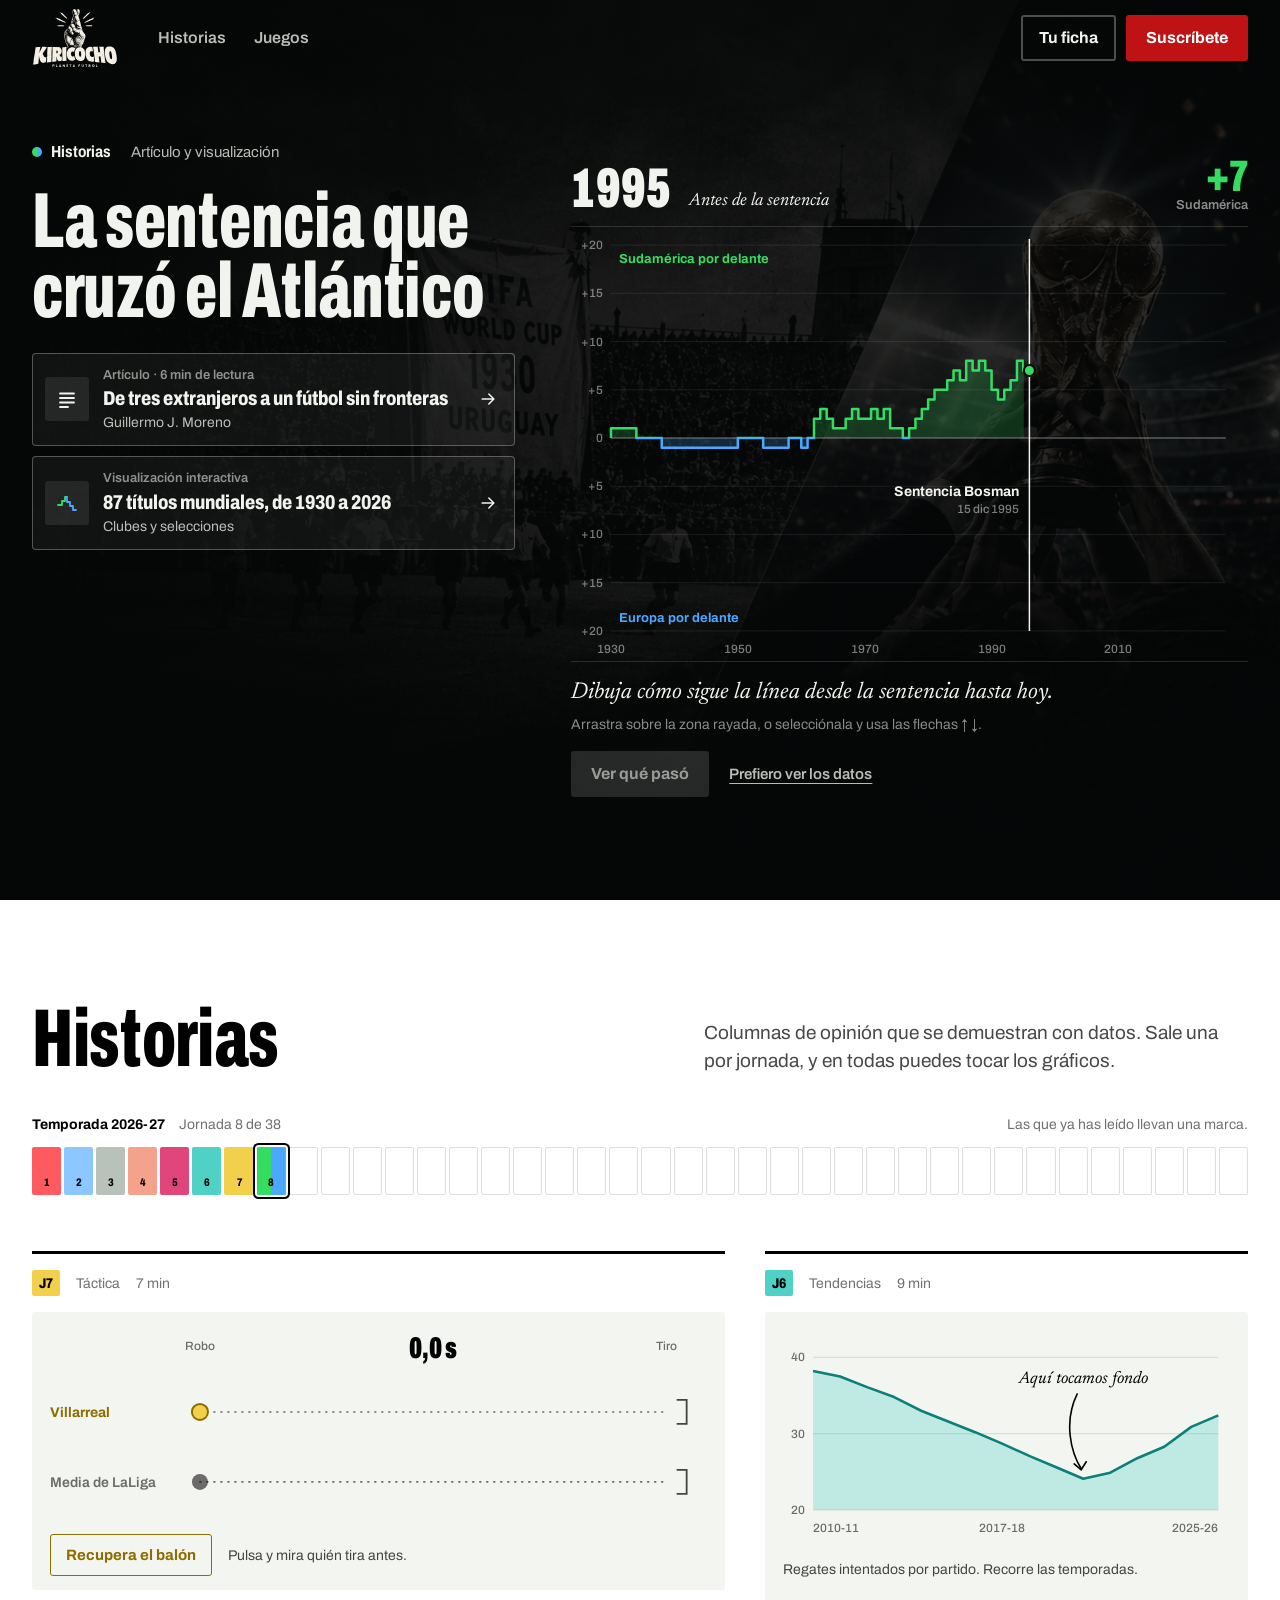
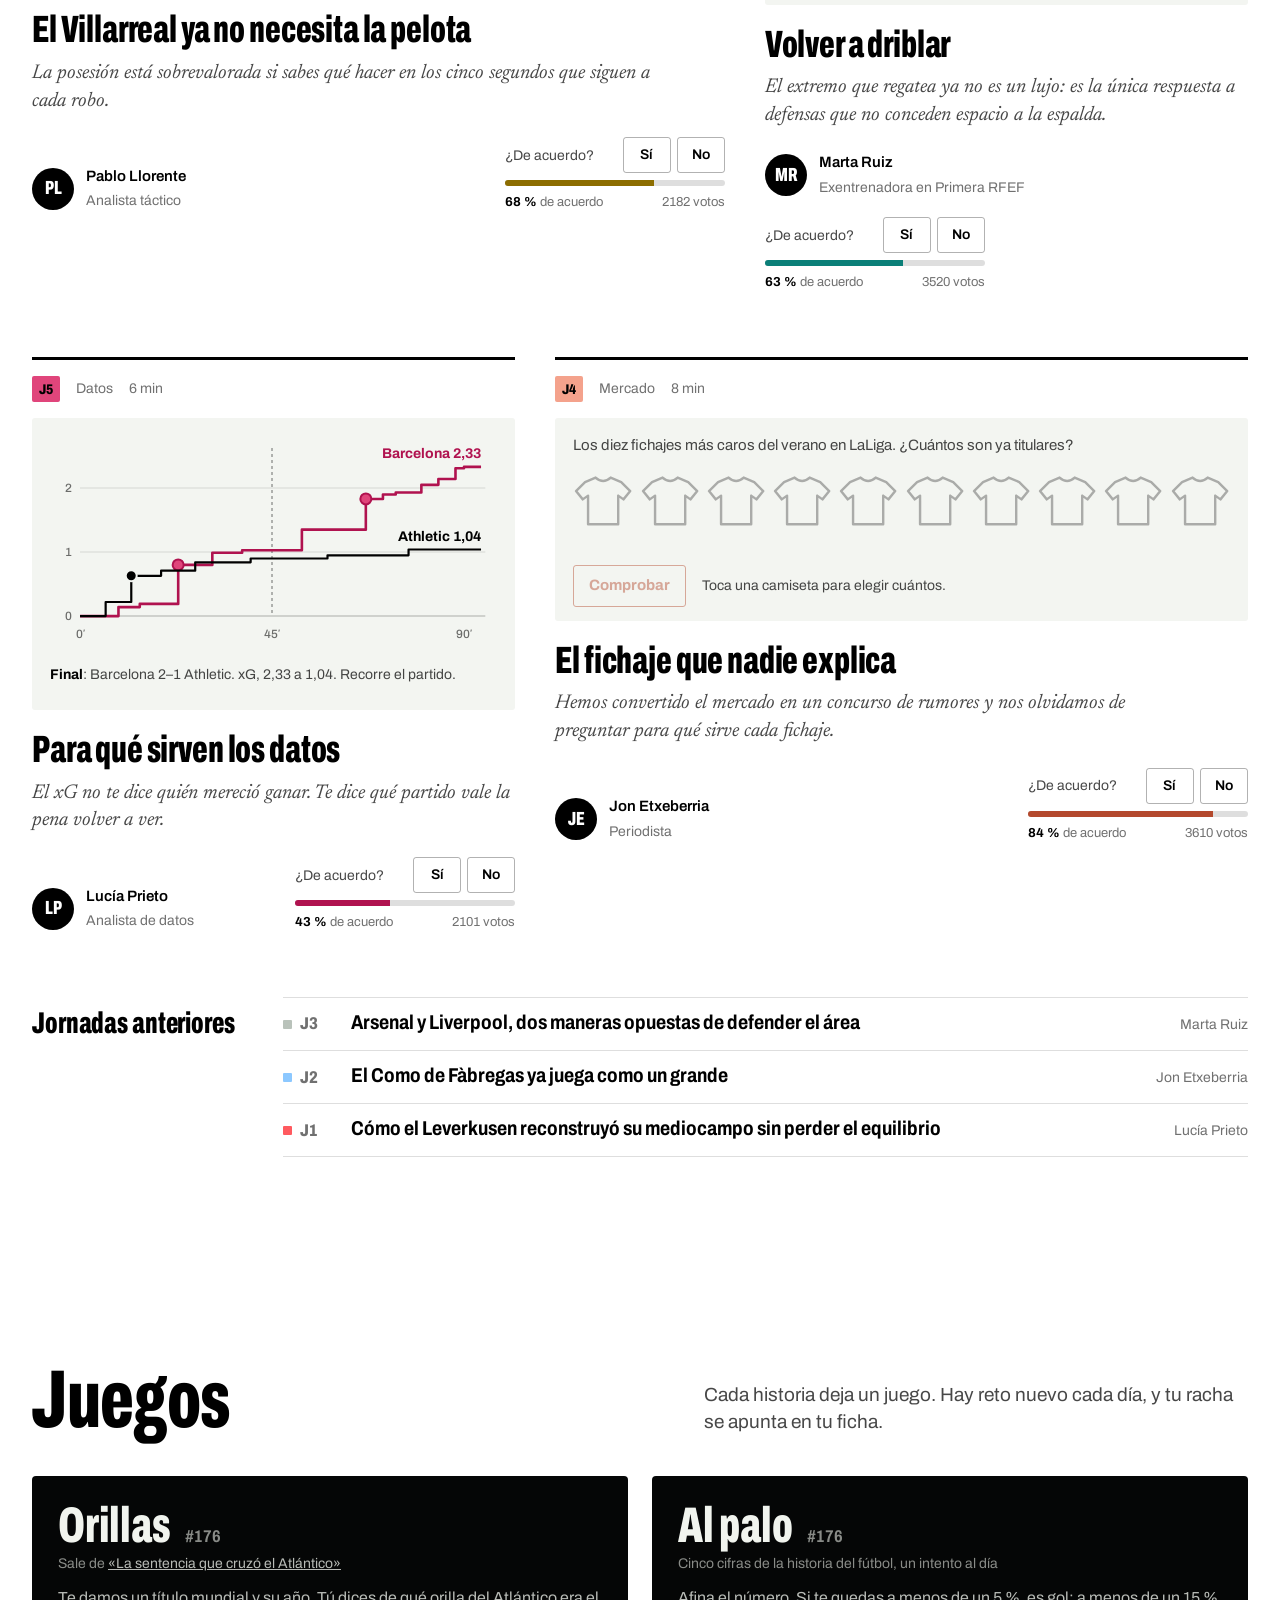
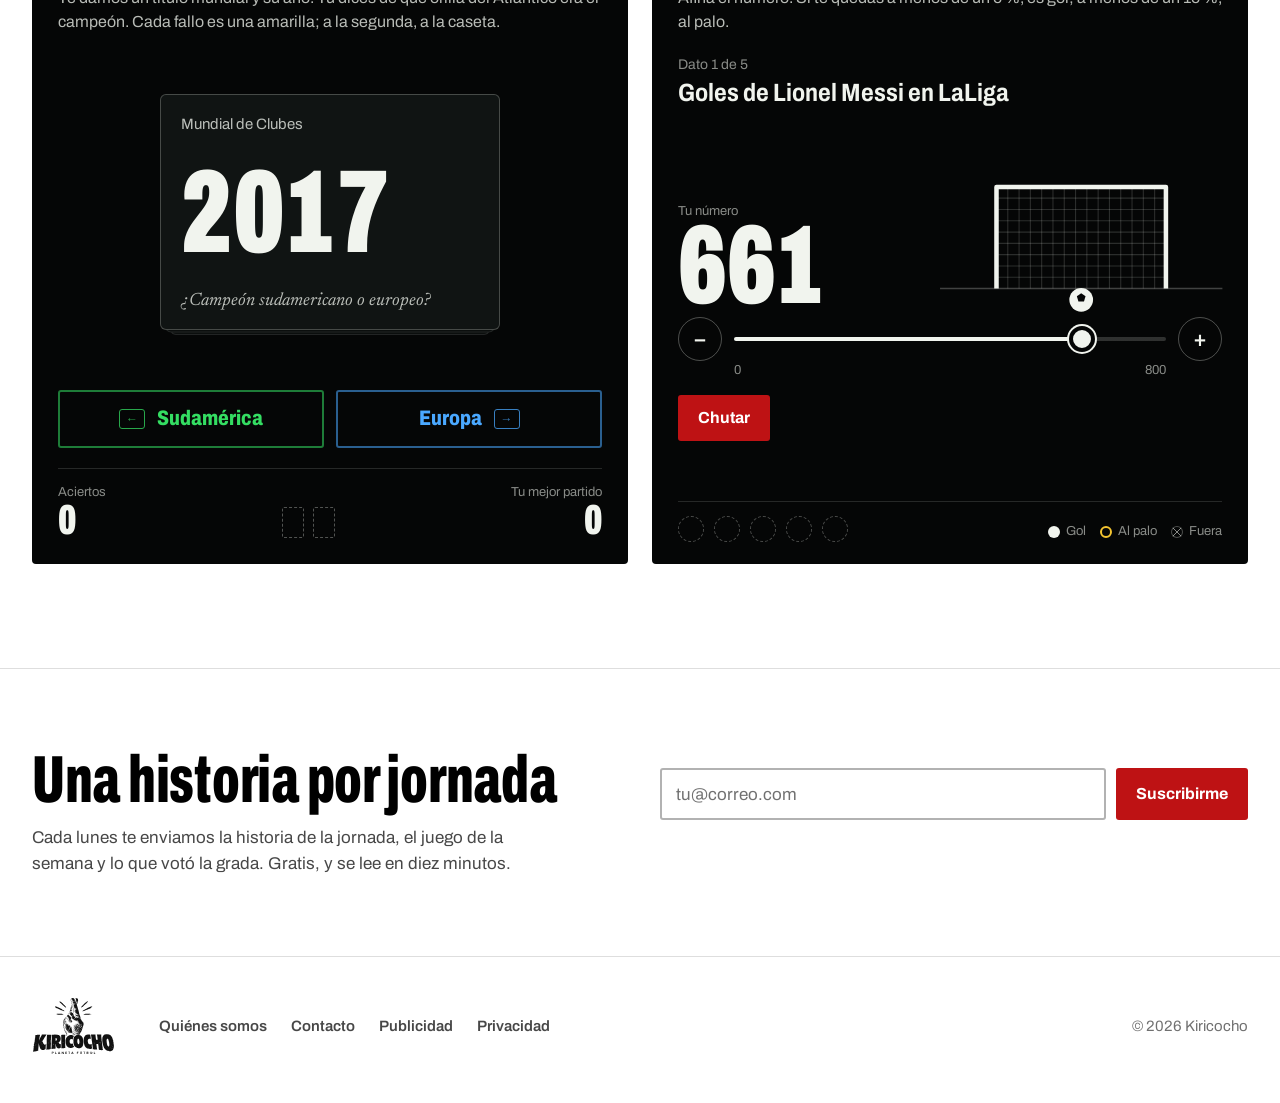
<file: index.html>
<!doctype html>
<html lang="es">
<head>
<meta charset="utf-8">
<meta name="viewport" content="width=device-width, initial-scale=1, viewport-fit=cover">
<meta name="theme-color" content="#050606">
<meta name="description" content="Kiricocho: historias de fútbol que se demuestran con datos y se juegan. Una por jornada, con juegos diarios.">
<title>Kiricocho | Historias de fútbol que se juegan</title>
<link rel="icon" href="kiricocho-svg/01-fanzine/favicon.ico" sizes="any">
<link rel="icon" href="kiricocho-svg/01-fanzine/favicon.svg" type="image/svg+xml">
<link rel="preload" href="fonts/archivo-latin.woff2" as="font" type="font/woff2" crossorigin>
<link rel="stylesheet" href="fonts/fonts.css">
<style>
:root{
  /* Papel: donde se lee. Es la base de la plataforma */
  --bg:#FFFFFF;
  --surface:#F3F5F1;        /* placa de los gráficos */
  --fg:#000000;
  --fg-2:rgba(0,0,0,.72);
  --fg-3:rgba(0,0,0,.56);
  --line:rgba(0,0,0,.13);
  --line-2:rgba(0,0,0,.3);
  /* Pizarra: donde se juega (la portada y los juegos) */
  --pizarra:#050606;
  --tiza:#F1F4EE;
  --rojo:#BE1214;           /* rojo del escudo: acciones principales */
  --rojo-2:#D51B1E;
  --amarilla:#F4C430;
  --roja:#E3262B;
  --sa:#34DD62;             /* camiseta de la historia Bosman */
  --eu:#4AA8FF;
  --sans:"Archivo","Helvetica Neue",Arial,sans-serif;
  --serif:"Newsreader",Georgia,"Times New Roman",serif;
  --max:1320px;
  --gut:32px;
  --top-h:76px;
  --dock-h:0px;
}
/* Las superficies de pizarra cambian tinta por tiza */
.hero,.game,.top:not(.light),.dock:not(.light){
  --bg:var(--pizarra);
  --surface:#0E1110;
  --fg:var(--tiza);
  --fg-2:rgba(241,244,238,.76);
  --fg-3:rgba(241,244,238,.56);
  --line:rgba(241,244,238,.14);
  --line-2:rgba(241,244,238,.3);
  color:var(--fg);
}
*,*::before,*::after{box-sizing:border-box}
/* El lienzo: oscuro arriba (portada) y blanco abajo, solo visible en el rebote del scroll */
html{background:linear-gradient(180deg,var(--pizarra) 0 50%,#FFFFFF 50% 100%);-webkit-text-size-adjust:100%;text-size-adjust:100%;scroll-behavior:smooth;scroll-padding-top:calc(var(--top-h) + 12px)}
body{margin:0;color:var(--fg);font:400 17px/1.5 var(--sans);font-stretch:100%;padding-bottom:var(--dock-h)}
.hero,.game,.dock,.top{-webkit-font-smoothing:antialiased}
h1,h2,h3{margin:0;font-weight:800;font-stretch:62%;line-height:.94;letter-spacing:-.004em;text-wrap:balance}
p,dl,dd{margin:0}
a{color:inherit}
button{font:inherit;color:inherit}
:focus-visible{outline:3px solid var(--fg);outline-offset:3px}
[hidden]{display:none!important}
.sr{position:absolute;width:1px;height:1px;overflow:hidden;clip:rect(0 0 0 0);clip-path:inset(50%);white-space:nowrap}
.skip{position:absolute;left:-999px;top:8px;z-index:100;background:#fff;color:#000;padding:10px 14px;border-radius:3px}
.skip:focus{left:12px}
.wrap{max-width:var(--max);margin:0 auto;padding:0 max(var(--gut),env(safe-area-inset-right,0px)) 0 max(var(--gut),env(safe-area-inset-left,0px))}

/* ---------- Botones ---------- */
.btn{display:inline-flex;align-items:center;justify-content:center;gap:10px;min-height:46px;padding:0 18px;border-radius:3px;border:2px solid transparent;background:none;font:700 16px/1 var(--sans);text-decoration:none;cursor:pointer;transition:background-color .15s,border-color .15s,color .15s}
.btn-red{background:var(--rojo);color:#fff}
.btn-red:hover{background:var(--rojo-2)}
.btn-red:disabled{background:var(--line);color:var(--fg-3);cursor:not-allowed}
.btn-line{border-color:var(--line-2);color:var(--fg)}
.btn-line:hover{border-color:var(--fg)}
.link{background:none;border:0;padding:8px 0;color:var(--fg-2);font:600 15px/1.2 var(--sans);text-decoration:underline;text-decoration-thickness:1px;text-underline-offset:4px;cursor:pointer}
.link:hover{color:var(--fg)}

/* ---------- Cabecera: transparente sobre la portada, blanca sobre el papel ---------- */
.top{position:fixed;inset:0 0 auto 0;z-index:40;padding-top:env(safe-area-inset-top,0px);transition:background-color .3s ease,box-shadow .3s ease}
.top.solid{background:rgba(5,6,6,.88);-webkit-backdrop-filter:blur(12px);backdrop-filter:blur(12px);box-shadow:0 1px 0 var(--line)}
.top.light{background:#fff;-webkit-backdrop-filter:none;backdrop-filter:none;box-shadow:0 1px 0 var(--line)}
.top-in{max-width:var(--max);margin:0 auto;padding:0 var(--gut);height:var(--top-h);display:flex;align-items:center;gap:40px}
.brand{display:flex;align-items:center;flex:none;height:60px;color:var(--fg);text-decoration:none}
.logo{display:block;height:100%;width:auto}
.logo-negro{display:none}
.top.light .logo-claro{display:none}
.top.light .logo-negro{display:block}
.wordmark{display:none;font:900 30px/1 var(--sans);font-stretch:62%;letter-spacing:.01em;text-transform:uppercase}
.brand.no-logo .logo{display:none!important}
.brand.no-logo .wordmark{display:block}
.nav{display:flex;gap:28px}
.nav a{padding:8px 0;color:var(--fg-2);font-weight:600;font-size:16px;text-decoration:none;transition:color .3s}
.nav a:hover{color:var(--fg)}
.nav a[aria-current="true"]{color:var(--fg);box-shadow:inset 0 -3px 0 var(--rojo)}
.top-actions{margin-left:auto;display:flex;align-items:center;gap:10px}
.ficha-chip{display:inline-flex;align-items:center;gap:12px;min-height:46px;padding:0 16px;border:2px solid var(--line-2);border-radius:3px;background:none;color:var(--fg);font:700 16px/1 var(--sans);cursor:pointer;transition:border-color .3s,color .3s}
.ficha-chip:hover{border-color:var(--fg)}
/* Racha en palotes, como se cuentan los días en una pizarra */
.tally{display:inline-flex;gap:7px;align-items:center}
.tally:empty{display:none}
.tg{position:relative;display:inline-flex;gap:3px;height:16px}
.tg i{display:block;width:2px;height:16px;border-radius:1px;background:var(--fg)}
.tg i.x{position:absolute;left:-3px;top:7px;width:calc(100% + 6px);height:2px;transform:rotate(-26deg)}
.tally-n{font-weight:800;font-stretch:80%}

/* ---------- Jornada: la portada se queda quieta y el papel sube por encima ---------- */
.hero{position:sticky;top:var(--stick,0px);z-index:0;isolation:isolate;overflow:hidden;background:var(--pizarra)}
/* Fondo: encuadre de la visualización, luz de la portada original */
.bg{position:absolute;top:0;left:0;right:0;height:100svh;min-height:600px;z-index:-1;overflow:hidden;pointer-events:none;background:#050606}
.bg-img{position:absolute;inset:0;background:url("bosman/img/backg.png") center/cover no-repeat;opacity:.42;filter:saturate(.7)}
.bg-vig{position:absolute;inset:0;background:linear-gradient(180deg,rgba(5,6,6,0) 62%,rgba(5,6,6,.85) 100%),linear-gradient(90deg,rgba(5,6,6,.95) 0%,rgba(5,6,6,.74) 45%,rgba(5,6,6,.6) 100%)}
@media (max-width:760px),(max-aspect-ratio:3/4){
  .bg{min-height:540px}
  .bg-img{background-image:url("bosman/img/backg-mobile.png");background-position:center}
}
@media (max-width:760px){
  .bg{height:calc(100svh - 64px - env(safe-area-inset-bottom,0px));min-height:calc(476px - env(safe-area-inset-bottom,0px))}
}
.hero-dim{position:absolute;inset:0;z-index:5;background:#000;opacity:0;pointer-events:none}
.hero-in{max-width:var(--max);min-height:min(1000px,100svh);margin:0 auto;padding:calc(var(--top-h) + env(safe-area-inset-top,0px) + 64px) var(--gut) 64px;display:grid;grid-template-columns:minmax(0,5fr) minmax(0,7fr);gap:56px;align-items:center}
.hero-copy{align-self:start}
.hero-meta{display:flex;flex-wrap:wrap;align-items:center;gap:6px 20px;margin-bottom:22px;font-size:15px;color:var(--fg-2)}
.j-badge{display:inline-flex;align-items:center;gap:9px;color:var(--fg);font-weight:700;font-stretch:84%;font-size:16px}
.j-badge::before{content:"";width:10px;height:10px;border-radius:50%;background:linear-gradient(90deg,var(--sa) 50%,var(--eu) 50%)}
.hero h1{margin-bottom:26px;font-size:clamp(52px,6.1vw,102px);line-height:.9}
.hero h1 a{text-decoration:none}
.hero h1 a:hover{text-decoration:underline;text-decoration-thickness:4px;text-underline-offset:8px}
.dek{max-width:30em;color:var(--fg-2);font-size:19px;line-height:1.5}
.dek b{font-weight:700}
.dek .sa{color:var(--sa)}
.dek .eu{color:var(--eu)}
/* Dos formatos de la misma historia: artículo escrito y visualización */
.formats{display:grid;gap:10px;max-width:33em;margin-top:4px}
.format{display:grid;grid-template-columns:44px minmax(0,1fr) 20px;align-items:center;gap:14px;padding:12px 16px 12px 12px;border:1px solid var(--line-2);border-radius:4px;background:rgba(241,244,238,.05);color:var(--fg);text-decoration:none;transition:background-color .15s,border-color .15s}
.format:hover{background:rgba(241,244,238,.1);border-color:var(--fg)}
.f-ico{display:grid;place-items:center;width:44px;height:44px;border-radius:3px;background:rgba(241,244,238,.09)}
.f-ico svg,.f-go{fill:none;stroke:currentColor;stroke-width:1.8;stroke-linecap:round;stroke-linejoin:round}
.f-ico svg{width:24px;height:24px}
.f-ico .i-sa{stroke:var(--sa)}
.f-ico .i-eu{stroke:var(--eu)}
.f-txt{min-width:0}
.f-kind{display:block;color:var(--fg-3);font-size:13px;font-weight:600}
.f-txt b{display:block;margin-top:2px;font-weight:800;font-stretch:80%;font-size:20px;line-height:1.1;text-wrap:balance}
.f-txt small{display:block;margin-top:3px;color:var(--fg-2);font-size:14px}
.f-go{width:20px;height:20px;transition:transform .15s}
.format:hover .f-go{transform:translateX(3px)}

/* La pizarra: tiza para tu opinión, línea nítida para los datos */
.pizarra{margin:0}
.readout{display:grid;grid-template-columns:auto 1fr auto;align-items:end;gap:4px 18px;min-height:68px;padding-bottom:14px;border-bottom:1px solid var(--line)}
.readout .yr{font-weight:900;font-stretch:62%;font-size:56px;line-height:.85;font-variant-numeric:tabular-nums}
.readout .who{color:var(--fg-2);font-size:15px;line-height:1.35}
.readout .who b{color:var(--fg);font-weight:600}
.readout .who i{color:var(--fg);font:italic 400 18px/1.2 var(--serif)}
.readout .bal{text-align:right;font-weight:900;font-stretch:62%;font-size:44px;line-height:.9;font-variant-numeric:tabular-nums;transition:color .2s}
.readout .bal small{display:block;margin-top:4px;color:var(--fg-3);font-weight:600;font-stretch:100%;font-size:13px}
.board{position:relative;height:430px;margin-top:4px;-webkit-user-select:none;user-select:none}
.board svg{position:absolute;inset:0;display:block;width:100%;height:100%;overflow:visible}
.is-revealed .board{cursor:crosshair;touch-action:pan-y}
.draw-zone{position:absolute;touch-action:none;cursor:crosshair;border-radius:2px}
.draw-zone:focus-visible{outline:2px dashed var(--fg);outline-offset:4px}
.is-revealed .draw-zone{display:none}
.board-foot{min-height:158px;padding-top:16px;border-top:1px solid var(--line)}
.voice{color:var(--fg);font:italic 400 23px/1.3 var(--serif)}
.hint{margin-top:6px;color:var(--fg-3);font-size:14px}
.row{display:flex;flex-wrap:wrap;align-items:center;gap:12px 20px;margin-top:16px}
.step-result{animation:rise .45s ease both}
.verdict{display:flex;flex-wrap:wrap;align-items:baseline;gap:6px 18px}
.verdict b{font-weight:900;font-stretch:62%;font-size:60px;line-height:.85}
.verdict span{color:var(--fg-2);font-size:15px}
.verdict-copy{max-width:40em;margin-top:10px;color:var(--fg-2);font-size:16px}
.grada-copy{max-width:36em;margin-top:6px;color:var(--fg);font:italic 400 19px/1.35 var(--serif)}
@keyframes rise{from{opacity:0;transform:translateY(8px)}to{opacity:1;transform:none}}

/* Textos del gráfico de portada */
.b-tick{font:500 12px var(--sans);fill:rgba(241,244,238,.5);font-variant-numeric:tabular-nums}
.b-region{font:700 13px var(--sans)}
.b-voice{font:italic 400 21px var(--serif);fill:rgba(241,244,238,.82)}
.b-bosman{font:700 14px var(--sans);fill:var(--tiza)}
.b-label{font:700 12px var(--sans);fill:var(--tiza)}
.b-glabel{font:600 12px var(--sans);fill:rgba(241,244,238,.66)}
.b-chalk{fill:none;stroke:var(--tiza);stroke-width:3.4;stroke-linecap:round;stroke-linejoin:round}
.b-dust{fill:none;stroke:rgba(241,244,238,.13);stroke-width:10;stroke-linecap:round;stroke-linejoin:round}
.b-grada{fill:none;stroke:rgba(241,244,238,.6);stroke-width:2;stroke-dasharray:.5 6;stroke-linecap:round}
.b-hint{fill:none;stroke:rgba(241,244,238,.55);stroke-width:2.6;stroke-linecap:round;animation:hint 2.8s ease-in-out .4s infinite}
.zone-g{transition:opacity .5s ease}
.has-drawn .b-hint{display:none}
@keyframes hint{0%{stroke-dashoffset:var(--len);opacity:0}15%{opacity:1}70%{stroke-dashoffset:0;opacity:1}100%{stroke-dashoffset:0;opacity:0}}

/* ---------- El papel: todo lo que viene después de la portada ---------- */
.section,.news,.foot{position:relative;z-index:1;background:var(--bg)}
.section{padding:104px 0}
.sec-head{display:grid;grid-template-columns:minmax(0,auto) minmax(0,32em);justify-content:space-between;align-items:end;gap:14px 48px;margin-bottom:40px}
.sec-head h2{font-size:clamp(54px,6.4vw,96px);line-height:.86}
.sec-head p{color:var(--fg-2);font-size:19px;line-height:1.45}

/* La temporada: 38 jornadas, una historia por jornada */
.season{margin-bottom:56px}
.season-top{display:flex;flex-wrap:wrap;justify-content:space-between;gap:6px 20px;margin-bottom:12px;color:var(--fg-3);font-size:14px}
.season-top b{margin-right:14px;color:var(--fg);font-weight:700}
.strip-wrap{position:relative}
.season-strip{display:grid;grid-template-columns:repeat(38,minmax(0,1fr));gap:3px;margin:0;padding:0;list-style:none}
.cell{position:relative;display:flex;align-items:flex-end;justify-content:center;height:48px;padding-bottom:6px;border:1px solid var(--line);border-radius:2px;color:#000;font:800 11px/1 var(--sans);font-stretch:80%;text-decoration:none}
.cell.pub{background:var(--kit);border-color:transparent;cursor:pointer}
.cell.pub:hover{filter:brightness(1.06) saturate(1.1)}
.cell.now{box-shadow:0 0 0 2px var(--bg),0 0 0 4px var(--fg)}
.cell.read::after{content:"";position:absolute;top:8px;left:50%;width:10px;height:5px;border-left:2px solid #000;border-bottom:2px solid #000;transform:translateX(-50%) rotate(-45deg)}
.strip-tip{position:absolute;top:calc(100% + 10px);left:0;z-index:3;max-width:min(400px,100%);padding:8px 11px;border-radius:3px;background:var(--fg);color:var(--bg);font-size:14px;font-weight:600;line-height:1.3;pointer-events:none}
.strip-tip b{font-weight:800;font-stretch:80%;margin-right:6px}

/* Historias: módulos de página con su camiseta (--kit) y un gráfico vivo */
.stories{display:grid;grid-template-columns:repeat(12,minmax(0,1fr));align-items:start;gap:64px 40px}
.story{display:flex;flex-direction:column;grid-column:span 6;padding-top:16px;border-top:3px solid var(--fg)}
.story.s-7{grid-column:span 7}
.story.s-5{grid-column:span 5}
.story-top{display:flex;flex-wrap:wrap;align-items:center;gap:6px 16px;color:var(--fg-3);font-size:14px}
.story-top .j{padding:3px 7px 2px;border-radius:2px;background:var(--kit);color:#000;font-weight:800;font-stretch:80%}
.story h3{margin-bottom:12px;font-size:38px}
.story h3 a{text-decoration:none}
.story h3 a:hover{text-decoration:underline;text-decoration-thickness:3px;text-underline-offset:5px}
.thesis{max-width:32em;color:var(--fg-2);font:italic 400 20px/1.38 var(--serif)}
.story-foot{display:flex;flex-wrap:wrap;justify-content:space-between;align-items:flex-end;gap:18px 24px;margin-top:auto;padding-top:22px}
.author{display:flex;align-items:center;gap:12px}
.avatar{display:grid;place-items:center;flex:none;width:42px;height:42px;border-radius:50%;background:var(--fg);color:var(--bg);font-weight:800;font-stretch:62%;font-size:19px}
.author b{display:block;font-size:15px;font-weight:600}
.author small{color:var(--fg-3);font-size:14px}

.viz{margin:16px 0 22px;padding:16px 18px 14px;border-radius:3px;background:var(--surface)}
.viz svg{display:block;width:100%;height:auto;overflow:visible;touch-action:pan-y}
.viz svg:focus-visible{outline:2px dashed var(--fg);outline-offset:6px}
.viz-bar{display:flex;flex-wrap:wrap;align-items:center;gap:10px 16px;min-height:42px;margin-top:10px}
.btn-viz{min-height:42px;padding:0 15px;border:1.5px solid var(--kit-ink);border-radius:3px;background:none;color:var(--kit-ink);font:700 15px/1 var(--sans);cursor:pointer}
.btn-viz:hover{background:color-mix(in srgb,var(--kit) 24%,transparent)}
.btn-viz:disabled{opacity:.45;cursor:not-allowed}
.viz-out{color:var(--fg-2);font-size:14px;line-height:1.4;font-variant-numeric:tabular-nums}
.viz-out b{color:var(--fg);font-weight:700}
.v-tick{font:500 12px var(--sans);fill:var(--fg-3);font-variant-numeric:tabular-nums}
.v-lab{font:700 14px var(--sans);fill:var(--fg)}
.v-dim{font:600 14px var(--sans);fill:var(--fg-3)}
.v-voice{font:italic 400 17px var(--serif);fill:var(--fg)}
.v-chalk{fill:none;stroke:var(--fg);stroke-width:1.6;stroke-linecap:round;stroke-linejoin:round}
.v-clock{font:900 30px var(--sans);font-stretch:62%;fill:var(--fg);font-variant-numeric:tabular-nums}
.v-grid{stroke:var(--line)}
.v-zero{stroke:var(--line-2)}
.v-guide{stroke:var(--fg-3);stroke-dasharray:3 3}
.v-cursor{stroke:var(--fg-2)}
.v-lane{stroke:var(--fg-3);stroke-width:1.6;stroke-dasharray:1 6;stroke-linecap:round}
.v-goal{fill:none;stroke:var(--fg-2);stroke-width:1.8}
.v-ink{fill:var(--fg)}
.v-ink-3{fill:var(--fg-3)}
.v-ink-stroke{fill:none;stroke:var(--fg)}
.v-ring{stroke:var(--surface);stroke-width:2}
.v-kit{fill:var(--kit-ink)}
.v-kit-stroke{fill:none;stroke:var(--kit-ink)}
.v-kit-area{fill:var(--kit);opacity:.32}
.v-kit-dot{fill:var(--kit);stroke:var(--kit-ink);stroke-width:2}

/* Fichajes: elegir antes de ver */
.pick-q{max-width:36em;margin-bottom:14px;color:var(--fg-2);font-size:15px}
.shirts{display:grid;grid-template-columns:repeat(10,minmax(0,1fr));gap:26px 6px;padding-bottom:24px}
.shirt{position:relative;padding:0;border:0;background:none;color:var(--line-2);cursor:pointer;aspect-ratio:1}
.shirt svg{display:block;width:100%;height:100%}
.shirt path{fill:transparent;stroke:currentColor;stroke-width:1.6;stroke-linejoin:round;transition:fill .15s,stroke .15s}
.shirt[aria-pressed="true"]{color:var(--fg)}
.shirt[aria-pressed="true"] path{fill:var(--fg)}
.shirts.checked .shirt{color:var(--line-2);cursor:default}
.shirts.checked .shirt path{fill:transparent}
.shirts.checked .shirt.real{color:var(--kit-ink)}
.shirts.checked .shirt.real path{fill:var(--kit)}
.shirts.checked .shirt.mine::before{content:"";position:absolute;left:50%;top:calc(100% + 1px);transform:translateX(-50%);border:5px solid transparent;border-top:0;border-bottom-color:var(--fg)}
.shirts.checked .shirt.mine::after{content:"tú";position:absolute;left:50%;top:calc(100% + 7px);transform:translateX(-50%);color:var(--fg);font:italic 400 15px/1 var(--serif);white-space:nowrap}

/* La grada: lo que opinan los lectores de cada tesis */
.grada{display:grid;grid-template-columns:auto auto;align-items:center;gap:7px 12px;min-width:220px}
.grada-q{color:var(--fg-2);font-size:14px}
.grada-btns{display:flex;justify-content:flex-end;gap:6px}
.grada-btns button{min-width:48px;height:36px;padding:0 10px;border:1px solid var(--line-2);border-radius:3px;background:none;font:600 14px/1 var(--sans);cursor:pointer}
.grada-btns button:hover{border-color:var(--fg)}
.grada-btns button[aria-pressed="true"]{border-color:var(--fg);background:var(--fg);color:var(--bg)}
.grada-meter{grid-column:1/-1;height:6px;overflow:hidden;border-radius:3px;background:var(--line)}
.grada-meter i{display:block;width:var(--pct,50%);height:100%;background:var(--kit-ink);transition:width .45s cubic-bezier(.2,.7,.2,1)}
.grada-num{grid-column:1/-1;display:flex;justify-content:space-between;gap:12px;color:var(--fg-3);font-size:13px;font-variant-numeric:tabular-nums}
.grada-num b{color:var(--fg);font-weight:700}

.archive{display:grid;grid-template-columns:minmax(0,auto) minmax(0,1fr);align-items:start;gap:12px 48px;margin-top:64px}
.archive h3{padding-top:12px;font-size:30px}
.archive ol{margin:0;padding:0;list-style:none}
.archive a{display:grid;grid-template-columns:52px minmax(0,1fr) auto;align-items:baseline;gap:16px;padding:13px 0;border-top:1px solid var(--line);text-decoration:none}
.archive li:last-child a{border-bottom:1px solid var(--line)}
.archive .j{display:inline-flex;align-items:center;gap:8px;color:var(--fg-3);font-weight:800;font-stretch:80%}
.archive .j::before{content:"";width:9px;height:9px;border-radius:1px;background:var(--kit)}
.archive .t{font-weight:700;font-stretch:84%;font-size:20px;line-height:1.15}
.archive .a{color:var(--fg-3);font-size:14px}
.archive a:hover .t{text-decoration:underline;text-underline-offset:4px}

/* ---------- Juegos: pizarras sobre el papel ---------- */
.game-grid{display:grid;grid-template-columns:repeat(2,minmax(0,1fr));gap:24px;align-items:stretch}
.game{position:relative;display:flex;flex-direction:column;min-height:640px;padding:26px 26px 22px;overflow:hidden;border-radius:4px;background:var(--pizarra)}
.game-head{display:flex;flex-wrap:wrap;align-items:baseline;gap:4px 14px}
.game-head h3{font-size:50px}
.game-no{color:var(--fg-3);font-weight:700;font-stretch:80%;font-size:17px;font-variant-numeric:tabular-nums}
.game-from{flex-basis:100%;color:var(--fg-3);font-size:14px}
.game-from a{color:var(--fg-2)}
.game-rule{max-width:34em;margin-top:12px;color:var(--fg-2);font-size:16px}
.game-foot{display:flex;flex-wrap:wrap;justify-content:space-between;align-items:flex-end;gap:12px 16px;margin-top:20px;padding-top:14px;border-top:1px solid var(--line)}
.stat span{display:block;color:var(--fg-3);font-size:13px}
.stat b{font-weight:900;font-stretch:62%;font-size:42px;line-height:.9;font-variant-numeric:tabular-nums}
.stat-r{text-align:right}
kbd{padding:3px 6px;border:1px solid currentColor;border-radius:3px;font:600 12px/1 var(--sans);opacity:.75}

/* Orillas */
.o-stage{position:relative;flex:1;display:grid;place-items:center;min-height:280px;margin:20px 0}
.o-stage::before,.o-stage::after{content:"";position:absolute;width:min(340px,100%);height:236px;border:1px solid rgba(241,244,238,.1);border-radius:6px;background:#0B0E0D}
.o-stage::before{transform:translateY(12px) scale(.94)}
.o-stage::after{transform:translateY(6px) scale(.97)}
.o-card{position:relative;z-index:1;width:min(340px,100%);height:236px;border:1px solid rgba(241,244,238,.24);border-radius:6px;background:#101413;touch-action:pan-y;cursor:grab;-webkit-user-select:none;user-select:none;transition:transform .35s cubic-bezier(.2,.7,.2,1),opacity .3s ease,border-color .2s,box-shadow .2s}
.o-card.dragging{transition:none;cursor:grabbing}
.o-card.enter{transform:translateY(10px) scale(.96);opacity:0}
.o-card[data-lean="S"]{border-color:var(--sa)}
.o-card[data-lean="E"]{border-color:var(--eu)}
.o-face{position:absolute;inset:0;display:flex;flex-direction:column;justify-content:space-between;padding:18px 20px 16px;transition:opacity .25s ease}
.o-back{opacity:0}
.o-card.flipped .o-front{opacity:0}
.o-card.flipped .o-back{opacity:1}
.o-card.flipped[data-side="S"]{border-color:var(--sa);box-shadow:0 0 0 1px var(--sa),0 18px 50px -24px var(--sa)}
.o-card.flipped[data-side="E"]{border-color:var(--eu);box-shadow:0 0 0 1px var(--eu),0 18px 50px -24px var(--eu)}
.o-comp{color:var(--fg-2);font-size:15px}
.o-year{font-weight:900;font-stretch:62%;font-size:118px;line-height:.78;font-variant-numeric:tabular-nums}
.o-ask{color:var(--fg-2);font:italic 400 18px/1.2 var(--serif)}
.o-champ{font-weight:900;font-stretch:62%;font-size:54px;line-height:.9;text-wrap:balance}
.o-side{display:flex;justify-content:space-between;align-items:center;gap:10px;font-weight:700;font-size:15px}
.o-card[data-side="S"] .o-side{color:var(--sa)}
.o-card[data-side="E"] .o-side{color:var(--eu)}
.o-verdict{display:inline-flex;align-items:center;gap:8px;color:var(--fg)}
.o-verdict i{display:inline-block;width:13px;height:18px;border-radius:2px;background:var(--amarilla);transform:rotate(-6deg)}
.o-verdict i.r{background:var(--roja)}
.o-controls{display:grid;grid-template-columns:1fr 1fr;gap:12px}
.o-pick{display:flex;align-items:center;justify-content:center;gap:12px;min-height:58px;border:2px solid;border-radius:3px;background:none;font:800 21px/1 var(--sans);font-stretch:80%;cursor:pointer;transition:background-color .15s}
.o-sa{color:var(--sa);border-color:rgba(52,221,98,.55)}
.o-eu{color:var(--eu);border-color:rgba(74,168,255,.55)}
.o-sa:hover{background:rgba(52,221,98,.1)}
.o-eu:hover{background:rgba(74,168,255,.1)}
.o-cards{display:flex;align-items:flex-end;gap:9px;padding-bottom:4px}
.o-cards i{display:block;width:22px;height:31px;border:1.5px dashed rgba(241,244,238,.32);border-radius:2px;transition:transform .3s cubic-bezier(.3,1.6,.5,1)}
.o-cards i.y{border:0;background:var(--amarilla);transform:rotate(-7deg)}
.o-cards i.r{border:0;background:var(--roja);transform:rotate(6deg)}

/* Al palo */
.p-stage{flex:1;display:flex;flex-direction:column;margin-top:20px}
.p-step{color:var(--fg-3);font-size:14px}
.p-q{min-height:2.4em;margin-top:4px;font-weight:700;font-stretch:84%;font-size:25px;line-height:1.15;text-wrap:balance}
.p-play{display:grid;grid-template-columns:minmax(0,1fr) minmax(0,1.15fr);align-items:end;gap:16px;margin:14px 0 6px}
.p-numlab{display:block;color:var(--fg-3);font-size:13px}
.p-num{display:block;font-weight:900;font-stretch:62%;font-size:112px;line-height:.8;font-variant-numeric:tabular-nums}
.p-num.real{color:var(--amarilla)}
.p-goal{display:block;width:100%;height:auto;overflow:visible}
.g-ground{stroke:rgba(241,244,238,.25);stroke-width:1}
.g-frame{fill:none;stroke:var(--tiza);stroke-width:3.2;stroke-linejoin:round}
.g-net line{stroke:rgba(241,244,238,.16);stroke-width:.8;transition:stroke .3s}
.g-net.hit line{stroke:rgba(241,244,238,.5)}
.g-spot{fill:rgba(241,244,238,.5)}
.g-ball{fill:var(--tiza)}
.g-patch{fill:var(--pizarra)}
.p-adjust{display:flex;align-items:center;gap:12px}
.p-adjust button{flex:none;width:44px;height:44px;border:1.5px solid var(--line-2);border-radius:50%;background:none;font:600 22px/1 var(--sans);cursor:pointer}
.p-adjust button:hover:not(:disabled){border-color:var(--fg)}
.p-adjust button:disabled{opacity:.35;cursor:not-allowed}
.p-range{flex:1;min-width:0;height:44px;margin:0;background:transparent;-webkit-appearance:none;appearance:none;cursor:pointer}
.p-range:disabled{cursor:not-allowed;opacity:.6}
.p-range::-webkit-slider-runnable-track{height:4px;border-radius:2px;background:linear-gradient(90deg,var(--tiza) var(--fill,0%),rgba(241,244,238,.18) var(--fill,0%))}
.p-range::-webkit-slider-thumb{width:26px;height:26px;margin-top:-11px;border:4px solid var(--pizarra);border-radius:50%;background:var(--tiza);box-shadow:0 0 0 2px var(--tiza);-webkit-appearance:none;appearance:none}
.p-range::-moz-range-track{height:4px;border-radius:2px;background:rgba(241,244,238,.18)}
.p-range::-moz-range-progress{height:4px;border-radius:2px;background:var(--tiza)}
.p-range::-moz-range-thumb{width:18px;height:18px;border:4px solid var(--pizarra);border-radius:50%;background:var(--tiza);box-shadow:0 0 0 2px var(--tiza)}
.p-range:focus-visible{outline:none}
.p-range:focus-visible::-webkit-slider-thumb{box-shadow:0 0 0 2px var(--tiza),0 0 0 6px rgba(241,244,238,.35)}
.p-range:focus-visible::-moz-range-thumb{box-shadow:0 0 0 2px var(--tiza),0 0 0 6px rgba(241,244,238,.35)}
.p-scale{display:flex;justify-content:space-between;padding:0 56px;color:var(--fg-3);font-size:13px;font-variant-numeric:tabular-nums}
.p-actions{margin-top:14px}
.p-verdict{min-height:1.4em;margin-top:12px;font:italic 400 20px/1.35 var(--serif)}
.p-marks{display:flex;gap:10px;margin:0;padding:0;list-style:none}
.p-marks li,.lg{display:block;width:26px;height:26px;border:1.5px dashed var(--line-2);border-radius:50%}
.p-marks li.gol,.lg.gol{border:0;background:var(--tiza)}
.p-marks li.palo,.lg.palo{border:4px solid var(--amarilla)}
.p-marks li.fuera,.lg.fuera{border:1.5px solid var(--line-2);background:linear-gradient(45deg,transparent 46%,var(--fg-3) 46% 54%,transparent 54%),linear-gradient(-45deg,transparent 46%,var(--fg-3) 46% 54%,transparent 54%)}
.p-legend{display:flex;align-items:center;gap:6px;color:var(--fg-3);font-size:13px}
.lg{width:12px;height:12px;margin-left:8px}
.lg.palo{border-width:2.5px}

/* Final de partida */
.game-over{position:absolute;inset:0;z-index:5;display:flex;flex-direction:column;justify-content:center;gap:14px;padding:30px;background:var(--pizarra);animation:rise .4s ease both;overflow:auto}
.go-no{color:var(--fg-3);font-weight:700;font-stretch:80%;font-size:17px}
.go-title{font-weight:900;font-stretch:62%;font-size:84px;line-height:.82}
.go-sub{font-size:19px}
.go-text{max-width:34em;color:var(--fg-2);font-size:16px}
.go-list{margin:0;padding:0;list-style:none;color:var(--fg-2);font-size:15px}
.go-list li{display:flex;justify-content:space-between;gap:12px;padding:6px 0;border-top:1px solid var(--line)}
.go-list b{color:var(--fg);font-variant-numeric:tabular-nums}
.share{margin:0;padding:12px 14px;border:1px solid var(--line);border-radius:3px;background:rgba(241,244,238,.05);font:500 15px/1.55 var(--sans);white-space:pre-wrap;word-break:break-word}
.countdown{color:var(--fg-3);font-size:14px;font-variant-numeric:tabular-nums}

/* ---------- Boletín y pie ---------- */
.news{border-top:1px solid var(--line)}
.news .wrap{display:grid;grid-template-columns:minmax(0,1fr) minmax(0,1fr);align-items:center;gap:40px;padding-top:80px;padding-bottom:80px}
.news h2{font-size:clamp(46px,5.2vw,76px)}
.news p{max-width:30em;margin-top:14px;color:var(--fg-2)}
.signup{display:flex;gap:10px}
.signup input{flex:1;min-width:0;min-height:52px;padding:0 14px;border:2px solid var(--line-2);border-radius:3px;background:var(--bg);color:var(--fg);font:inherit}
.signup input::placeholder{color:var(--fg-3)}
.signup input:focus{border-color:var(--fg)}
.signup .btn{min-height:52px}
.signup-msg{min-height:1.5em;margin-top:10px;color:var(--fg-2);font-size:15px}
.foot{padding:40px 0 48px;border-top:1px solid var(--line);color:var(--fg-3);font-size:15px}
.foot .wrap{display:flex;flex-wrap:wrap;align-items:center;gap:20px 44px}
.brand-s{height:58px}
.brand-s .wordmark{font-size:26px}
.foot ul{display:flex;flex-wrap:wrap;gap:8px 24px;margin:0;padding:0;list-style:none}
.foot ul a{color:var(--fg-2);font-weight:600;text-decoration:none}
.foot ul a:hover{color:var(--fg);text-decoration:underline}
.legal{margin-left:auto}

/* ---------- Ficha ---------- */
.ficha{position:fixed;inset:0 0 0 auto;width:min(440px,100%);height:100%;max-width:none;max-height:none;margin:0;padding:0;border:0;border-left:1px solid var(--line);background:var(--bg);color:var(--fg)}
.ficha::backdrop{background:rgba(0,0,0,.5)}
.ficha[open]{animation:slidein .32s cubic-bezier(.2,.7,.2,1)}
@keyframes slidein{from{transform:translateX(100%)}to{transform:none}}
@keyframes slideup{from{transform:translateY(100%)}to{transform:none}}
.ficha-in{display:flex;flex-direction:column;gap:26px;min-height:100%;padding:calc(26px + env(safe-area-inset-top,0px)) 26px calc(30px + env(safe-area-inset-bottom,0px))}
.ficha-head{display:flex;justify-content:space-between;align-items:flex-start;gap:16px}
.ficha-head h2{font-size:52px}
.ficha-head p{margin-top:6px;color:var(--fg-3);font-size:14px}
.x{display:grid;place-items:center;width:44px;height:44px;border:1.5px solid var(--line-2);border-radius:50%;background:none;cursor:pointer}
.x:hover{border-color:var(--fg)}
.x svg{width:18px;height:18px;fill:none;stroke:currentColor;stroke-width:2;stroke-linecap:round}
.ficha-stats div{display:flex;justify-content:space-between;align-items:baseline;gap:16px;padding:13px 0;border-top:1px solid var(--line)}
.ficha-stats div:last-child{border-bottom:1px solid var(--line)}
.ficha-stats dt{color:var(--fg-2);font-size:15px}
.ficha-stats dd{display:flex;align-items:center;gap:10px;text-align:right;font-weight:700;font-size:16px}
.ficha-lab{margin-bottom:10px;color:var(--fg-2);font-size:15px}
.season-strip.mini .cell{height:26px;padding:0;font-size:0}
.season-strip.mini .cell.read::after{top:8px;width:7px;height:4px}
.ficha-note{margin-top:auto;color:var(--fg-3);font-size:14px}
.ficha-in>.link{align-self:flex-start;margin-top:-14px}

.toast{position:fixed;left:50%;bottom:calc(24px + var(--dock-h));z-index:60;max-width:calc(100% - 32px);padding:12px 16px;border-radius:3px;background:#000;color:#fff;font-weight:600;font-size:15px;box-shadow:0 0 0 1px rgba(255,255,255,.16),0 12px 30px rgba(0,0,0,.22);opacity:0;pointer-events:none;transform:translate(-50%,16px);transition:opacity .2s,transform .2s}
.toast.on{opacity:1;transform:translate(-50%,0)}
.dock{display:none}

/* ---------- Adaptación ---------- */
@media (max-width:1100px){
  .hero-in{grid-template-columns:1fr;gap:36px;min-height:0}
  .formats{grid-template-columns:repeat(2,minmax(0,1fr));max-width:none}
  .stories{grid-template-columns:repeat(2,minmax(0,1fr))}
  .story.s-7,.story.s-5{grid-column:auto}
  .game-grid,.news .wrap{grid-template-columns:1fr}
  .sec-head{grid-template-columns:1fr}
  .game{min-height:600px}
}
@media (max-width:760px){
  :root{--gut:18px;--top-h:62px;--dock-h:calc(64px + env(safe-area-inset-bottom,0px))}
  body{font-size:16px}
  .top-in{gap:14px}
  .nav,.ficha-chip{display:none}
  .brand{height:48px}
  .wordmark{font-size:25px}
  .top-actions .btn{min-height:40px;padding:0 14px;font-size:15px}
  .hero-in{gap:24px;padding-top:calc(var(--top-h) + env(safe-area-inset-top,0px) + 26px);padding-bottom:44px}
  .hero-meta{margin-bottom:14px;font-size:14px}
  .hero h1{margin-bottom:16px;font-size:clamp(42px,12vw,60px)}
  .dek{font-size:16px;line-height:1.45}
  .formats{grid-template-columns:1fr;margin-top:4px}
  .format{grid-template-columns:38px minmax(0,1fr) 18px;gap:12px;padding:11px 12px 11px 10px}
  .f-ico{width:38px;height:38px}
  .f-ico svg{width:21px;height:21px}
  .f-txt b{font-size:18px}
  .readout .yr{font-size:42px}
  .readout .bal{font-size:34px}
  .board{height:300px}
  .board-foot{min-height:0}
  .voice{font-size:20px}
  .verdict b{font-size:50px}
  .section{padding:72px 0}
  .sec-head{margin-bottom:28px}
  .sec-head p{font-size:17px}
  .season{margin-bottom:44px}
  .season-strip{gap:2px}
  .cell{height:30px;padding:0;font-size:0}
  .cell.read::after{top:9px;width:7px;height:4px}
  .stories{grid-template-columns:1fr;gap:48px}
  .story h3{font-size:32px}
  .thesis{font-size:19px}
  .viz{padding:14px 14px 12px}
  .shirts{grid-template-columns:repeat(5,minmax(0,1fr));gap:28px 12px}
  .grada{width:100%}
  .archive{grid-template-columns:1fr;margin-top:48px}
  .archive a{grid-template-columns:46px minmax(0,1fr)}
  .archive .a{grid-column:2}
  .game{min-height:0;padding:20px 18px 18px}
  .game-head h3{font-size:44px}
  .o-stage{min-height:262px}
  .o-year{font-size:100px}
  .o-champ{font-size:46px}
  .p-play{grid-template-columns:minmax(0,1fr) minmax(0,1fr)}
  .p-num{font-size:86px}
  .p-q{font-size:22px}
  .go-title{font-size:68px}
  .signup{flex-direction:column}
  .legal{margin-left:0}
  .dock{position:fixed;inset:auto 0 0 0;z-index:40;display:grid;grid-template-columns:repeat(4,1fr);height:var(--dock-h);padding-bottom:env(safe-area-inset-bottom,0px);border-top:1px solid var(--line);background:rgba(5,6,6,.94);-webkit-backdrop-filter:blur(12px);backdrop-filter:blur(12px);transition:background-color .3s ease}
  .dock.light{background:#fff}
  .dock a,.dock button{display:flex;flex-direction:column;align-items:center;justify-content:center;gap:5px;border:0;background:none;color:var(--fg-3);font:600 12px/1 var(--sans);text-decoration:none;cursor:pointer;transition:color .3s}
  .dock [aria-current="true"]{color:var(--fg)}
  .dock svg{width:23px;height:23px;fill:none;stroke:currentColor;stroke-width:1.7;stroke-linecap:round;stroke-linejoin:round}
  .ficha{inset:auto 0 0 0;width:100%;height:auto;max-height:90svh;border-left:0;border-top:1px solid var(--line);border-radius:12px 12px 0 0}
  .ficha[open]{animation:slideup .32s cubic-bezier(.2,.7,.2,1)}
  .ficha-in{min-height:0}
}
@media (prefers-reduced-motion:reduce){
  html{scroll-behavior:auto}
  *,*::before,*::after{animation-duration:.01ms!important;animation-iteration-count:1!important;transition-duration:.01ms!important}
  .b-hint{display:none}
  .hero{position:relative;top:auto}
  .hero-dim{display:none}
}
</style>
</head>
<body>
<a class="skip" href="#main">Saltar al contenido</a>

<header class="top" id="top">
  <div class="top-in">
    <a class="brand" href="#jornada" aria-label="Kiricocho, volver a la jornada">
      <img class="logo logo-claro" src="kiricocho-svg/01-fanzine/logo-claro.svg" alt="" onerror="this.parentNode.classList.add('no-logo')">
      <img class="logo logo-negro" src="kiricocho-svg/01-fanzine/logo-negro.svg" alt="" onerror="this.parentNode.classList.add('no-logo')">
      <span class="wordmark" aria-hidden="true">Kiricocho</span>
    </a>
    <nav class="nav" aria-label="Secciones">
      <a href="#historias" data-sec="historias">Historias</a>
      <a href="#juegos" data-sec="juegos">Juegos</a>
    </nav>
    <div class="top-actions">
      <button class="ficha-chip" type="button" data-open-ficha aria-haspopup="dialog">Tu ficha<span class="tally" aria-hidden="true"></span><span class="sr" data-streak-sr></span></button>
      <a class="btn btn-red" href="#boletin">Suscríbete</a>
    </div>
  </div>
</header>

<main id="main">

<!-- Jornada: la historia de esta semana, que se abre dibujando -->
<section class="hero" id="jornada" aria-labelledby="hero-title">
  <div class="bg" aria-hidden="true"><div class="bg-img"></div><div class="bg-vig"></div></div>
  <div class="hero-in">
    <div class="hero-copy">
      <p class="hero-meta"><span class="j-badge">Historias</span><span>Artículo y visualización</span></p>
      <h1 id="hero-title">La sentencia que cruzó el Atlántico</h1>
      <div class="formats" role="group" aria-label="Dos formas de seguir esta historia">
        <a class="format" href="bosman/bosman_articulo.html" data-read="8">
          <span class="f-ico" aria-hidden="true"><svg viewBox="0 0 24 24"><path d="M5 6.5h14M5 11h14M5 15.5h14M5 20h8"/></svg></span>
          <span class="f-txt"><span class="f-kind">Artículo · 6 min de lectura</span><b>De tres extranjeros a un fútbol sin fronteras</b><small>Guillermo J. Moreno</small></span>
          <svg class="f-go" viewBox="0 0 24 24" aria-hidden="true"><path d="M5 12h13M13 6l6 6-6 6"/></svg>
        </a>
        <a class="format" href="bosman/bosman_visual.html" data-read="8">
          <span class="f-ico" aria-hidden="true"><svg viewBox="0 0 24 24"><path class="i-sa" d="M3 14h4v-4h3V6h2"/><path class="i-eu" d="M12 6v5h3v4h3v4h3"/></svg></span>
          <span class="f-txt"><span class="f-kind">Visualización interactiva</span><b>87 títulos mundiales, de 1930 a 2026</b><small>Clubes y selecciones</small></span>
          <svg class="f-go" viewBox="0 0 24 24" aria-hidden="true"><path d="M5 12h13M13 6l6 6-6 6"/></svg>
        </a>
      </div>
    </div>

    <figure class="pizarra" id="pizarra">
      <div class="readout" aria-live="polite">
        <span class="yr" id="roYear">1995</span>
        <span class="who" id="roWho"><b>Sentencia Bosman</b>, 15 de diciembre</span>
        <span class="bal" id="roBal">+7<small>Sudamérica</small></span>
      </div>
      <div class="board" id="board">
        <svg id="boardSvg" role="img" aria-label="Ventaja acumulada en títulos mundiales entre Sudamérica y Europa desde 1930. La línea real llega hasta la sentencia Bosman; el resto lo dibujas tú."></svg>
        <div class="draw-zone" id="drawZone" tabindex="0" role="slider" aria-label="Tu predicción hasta 2026. Arrastra para dibujar o usa las flechas arriba y abajo." aria-valuemin="-20" aria-valuemax="20" aria-valuenow="7" aria-valuetext="Sudamérica, 7 por delante"></div>
      </div>
      <div class="board-foot">
        <div class="step" id="stepDraw">
          <p class="voice">Dibuja cómo sigue la línea desde la sentencia hasta hoy.</p>
          <p class="hint" id="drawHint">Arrastra sobre la zona rayada, o selecciónala y usa las flechas ↑ ↓.</p>
          <div class="row">
            <button class="btn btn-red" type="button" id="revealBtn" disabled>Ver qué pasó</button>
            <button class="link" type="button" id="skipBtn">Prefiero ver los datos</button>
          </div>
        </div>
        <div class="step step-result" id="stepResult" hidden>
          <p class="verdict"><b id="verdictWord">Fuera</b><span id="verdictMae"></span></p>
          <p class="verdict-copy" id="verdictCopy"></p>
          <p class="grada-copy" id="gradaCopy"></p>
          <div class="row">
            <a class="btn btn-red" href="bosman/bosman_articulo.html" data-read="8">Leer el artículo</a>
            <a class="btn btn-line" href="bosman/bosman_visual.html" data-read="8">Explorar los datos</a>
            <a class="link" href="#orillas" data-goto-orillas>Jugar a Orillas</a>
            <button class="link" type="button" id="redrawBtn">Dibujar otra vez</button>
          </div>
        </div>
      </div>
    </figure>
  </div>
  <div class="hero-dim" aria-hidden="true"></div>
</section>

<!-- Historias: una columna de opinión por jornada, siempre con datos -->
<section class="section" id="historias" aria-labelledby="h-historias">
  <div class="wrap">
    <header class="sec-head">
      <h2 id="h-historias">Historias</h2>
      <p>Columnas de opinión que se demuestran con datos. Sale una por jornada, y en todas puedes tocar los gráficos.</p>
    </header>

    <div class="season">
      <div class="season-top">
        <p><b>Temporada 2026-27</b>Jornada 8 de 38</p>
        <p>Las que ya has leído llevan una marca.</p>
      </div>
      <div class="strip-wrap">
        <ol class="season-strip" id="seasonStrip" aria-label="Historias publicadas esta temporada"></ol>
        <p class="strip-tip" id="stripTip" hidden></p>
      </div>
    </div>

    <div class="stories">

      <article class="story s-7" id="j7" style="--kit:#F2D04B;--kit-ink:#8C6D00" aria-labelledby="t-j7">
        <p class="story-top"><span class="j">J7</span><span>Táctica</span><span>7 min</span></p>
        <div class="viz" data-viz="race">
          <svg viewBox="0 0 520 168" role="img" aria-label="Carrera desde el robo hasta el tiro: Villarreal, 4,1 segundos; media de LaLiga, 7,9 segundos."></svg>
          <div class="viz-bar"><button class="btn-viz" type="button" data-race-go>Recupera el balón</button><output class="viz-out" data-out>Pulsa y mira quién tira antes.</output></div>
        </div>
        <h3 id="t-j7"><a href="#" data-read="7">El Villarreal ya no necesita la pelota</a></h3>
        <p class="thesis">La posesión está sobrevalorada si sabes qué hacer en los cinco segundos que siguen a cada robo.</p>
        <div class="story-foot">
          <p class="author"><span class="avatar" aria-hidden="true">PL</span><span><b>Pablo Llorente</b><small>Analista táctico</small></span></p>
          <div class="grada" data-grada="7" data-si="1480" data-no="702"></div>
        </div>
      </article>

      <article class="story s-5" id="j6" style="--kit:#4FD1C5;--kit-ink:#0B7F78" aria-labelledby="t-j6">
        <p class="story-top"><span class="j">J6</span><span>Tendencias</span><span>9 min</span></p>
        <div class="viz" data-viz="dribble">
          <svg viewBox="0 0 520 210" tabindex="0" role="img" aria-label="Regates intentados por partido en LaLiga, de 2010-11 a 2025-26. Usa las flechas para recorrer las temporadas."></svg>
          <div class="viz-bar"><output class="viz-out" data-out>Regates intentados por partido. Recorre las temporadas.</output></div>
        </div>
        <h3 id="t-j6"><a href="#" data-read="6">Volver a driblar</a></h3>
        <p class="thesis">El extremo que regatea ya no es un lujo: es la única respuesta a defensas que no conceden espacio a la espalda.</p>
        <div class="story-foot">
          <p class="author"><span class="avatar" aria-hidden="true">MR</span><span><b>Marta Ruiz</b><small>Exentrenadora en Primera RFEF</small></span></p>
          <div class="grada" data-grada="6" data-si="2210" data-no="1310"></div>
        </div>
      </article>

      <article class="story s-5" id="j5" style="--kit:#E0457B;--kit-ink:#B0124F" aria-labelledby="t-j5">
        <p class="story-top"><span class="j">J5</span><span>Datos</span><span>6 min</span></p>
        <div class="viz" data-viz="xg">
          <svg viewBox="0 0 520 210" tabindex="0" role="img" aria-label="Goles esperados acumulados minuto a minuto en el Barcelona 2–1 Athletic. Usa las flechas para repetir el partido."></svg>
          <div class="viz-bar"><output class="viz-out" data-out></output></div>
        </div>
        <h3 id="t-j5"><a href="#" data-read="5">Para qué sirven los datos</a></h3>
        <p class="thesis">El xG no te dice quién mereció ganar. Te dice qué partido vale la pena volver a ver.</p>
        <div class="story-foot">
          <p class="author"><span class="avatar" aria-hidden="true">LP</span><span><b>Lucía Prieto</b><small>Analista de datos</small></span></p>
          <div class="grada" data-grada="5" data-si="905" data-no="1196"></div>
        </div>
      </article>

      <article class="story s-7" id="j4" style="--kit:#F4A28C;--kit-ink:#B4492D" aria-labelledby="t-j4">
        <p class="story-top"><span class="j">J4</span><span>Mercado</span><span>8 min</span></p>
        <div class="viz" data-viz="pick" data-answer="4">
          <p class="pick-q">Los diez fichajes más caros del verano en LaLiga. ¿Cuántos son ya titulares?</p>
          <div class="shirts" role="group" aria-label="Elige cuántos son titulares"></div>
          <div class="viz-bar"><button class="btn-viz" type="button" data-pick-check disabled>Comprobar</button><output class="viz-out" data-out>Toca una camiseta para elegir cuántos.</output></div>
        </div>
        <h3 id="t-j4"><a href="#" data-read="4">El fichaje que nadie explica</a></h3>
        <p class="thesis">Hemos convertido el mercado en un concurso de rumores y nos olvidamos de preguntar para qué sirve cada fichaje.</p>
        <div class="story-foot">
          <p class="author"><span class="avatar" aria-hidden="true">JE</span><span><b>Jon Etxeberria</b><small>Periodista</small></span></p>
          <div class="grada" data-grada="4" data-si="3022" data-no="588"></div>
        </div>
      </article>

    </div>

    <div class="archive" id="archivo">
      <h3>Jornadas anteriores</h3>
      <ol>
        <li style="--kit:#B9C2BA"><a href="#" data-read="3"><span class="j">J3</span><span class="t">Arsenal y Liverpool, dos maneras opuestas de defender el área</span><span class="a">Marta Ruiz</span></a></li>
        <li style="--kit:#8CC8FF"><a href="#" data-read="2"><span class="j">J2</span><span class="t">El Como de Fàbregas ya juega como un grande</span><span class="a">Jon Etxeberria</span></a></li>
        <li style="--kit:#FF5A5F"><a href="#" data-read="1"><span class="j">J1</span><span class="t">Cómo el Leverkusen reconstruyó su mediocampo sin perder el equilibrio</span><span class="a">Lucía Prieto</span></a></li>
      </ol>
    </div>
  </div>
</section>

<!-- Juegos: cada historia deja uno -->
<section class="section games" id="juegos" aria-labelledby="h-juegos">
  <div class="wrap">
    <header class="sec-head">
      <h2 id="h-juegos">Juegos</h2>
      <p>Cada historia deja un juego. Hay reto nuevo cada día, y tu racha se apunta en tu ficha.</p>
    </header>

    <div class="game-grid">

      <article class="game orillas" id="orillas" aria-labelledby="g-orillas">
        <header class="game-head">
          <h3 id="g-orillas">Orillas</h3>
          <p class="game-no" data-o-mode></p>
          <p class="game-from">Sale de <a href="#jornada">«La sentencia que cruzó el Atlántico»</a></p>
        </header>
        <p class="game-rule">Te damos un título mundial y su año. Tú dices de qué orilla del Atlántico era el campeón. Cada fallo es una amarilla; a la segunda, a la caseta.</p>
        <div class="o-stage" data-o-stage></div>
        <p class="sr" aria-live="assertive" data-o-live></p>
        <div class="o-controls">
          <button class="o-pick o-sa" type="button" data-pick="S"><kbd aria-hidden="true">←</kbd>Sudamérica</button>
          <button class="o-pick o-eu" type="button" data-pick="E">Europa<kbd aria-hidden="true">→</kbd></button>
        </div>
        <div class="game-foot">
          <p class="stat"><span>Aciertos</span><b data-o-hits>0</b></p>
          <p class="o-cards" aria-label="Tarjetas"><i></i><i></i></p>
          <p class="stat stat-r"><span>Tu mejor partido</span><b data-o-best>0</b></p>
        </div>
        <div class="game-over" data-o-over hidden></div>
      </article>

      <article class="game palo" id="alpalo" aria-labelledby="g-palo">
        <header class="game-head">
          <h3 id="g-palo">Al palo</h3>
          <p class="game-no" data-p-mode></p>
          <p class="game-from">Cinco cifras de la historia del fútbol, un intento al día</p>
        </header>
        <p class="game-rule">Afina el número. Si te quedas a menos de un 5&nbsp;%, es gol; a menos de un 15&nbsp;%, al palo.</p>
        <div class="p-stage">
          <p class="p-step" data-p-step></p>
          <p class="p-q" data-p-q></p>
          <div class="p-play">
            <div class="p-numbox">
              <span class="p-numlab" data-p-numlab>Tu número</span>
              <output class="p-num" data-p-num>0</output>
            </div>
            <svg class="p-goal" viewBox="0 0 200 112" aria-hidden="true">
              <line x1="0" y1="96" x2="200" y2="96" class="g-ground"/>
              <g class="g-net" data-p-net></g>
              <path d="M40 96V24H160V96" class="g-frame"/>
              <circle cx="100" cy="106" r="2" class="g-spot"/>
              <g data-p-ball transform="translate(100 104) scale(1.4)"><circle r="6" class="g-ball"/><path d="M-2.2 -1.8 L0 -3.3 L2.2 -1.8 L1.4 0.9 L-1.4 0.9 Z" class="g-patch"/></g>
            </svg>
          </div>
          <div class="p-adjust">
            <button type="button" data-p-dec aria-label="Restar uno">−</button>
            <input type="range" class="p-range" data-p-range aria-label="Tu número">
            <button type="button" data-p-inc aria-label="Sumar uno">+</button>
          </div>
          <p class="p-scale"><span data-p-min></span><span data-p-max></span></p>
          <div class="row p-actions">
            <button class="btn btn-red" type="button" data-p-shoot>Chutar</button>
            <button class="btn btn-line" type="button" data-p-next hidden>Siguiente dato</button>
          </div>
          <p class="p-verdict" data-p-verdict aria-live="polite"></p>
        </div>
        <div class="game-foot">
          <ol class="p-marks" aria-label="Tus cinco disparos"><li></li><li></li><li></li><li></li><li></li></ol>
          <p class="p-legend"><span class="lg gol"></span>Gol<span class="lg palo"></span>Al palo<span class="lg fuera"></span>Fuera</p>
        </div>
        <div class="game-over" data-p-over hidden></div>
      </article>

    </div>
  </div>
</section>

</main>

<section class="news" id="boletin" aria-labelledby="h-news">
  <div class="wrap">
    <div>
      <h2 id="h-news">Una historia por jornada</h2>
      <p>Cada lunes te enviamos la historia de la jornada, el juego de la semana y lo que votó la grada. Gratis, y se lee en diez minutos.</p>
    </div>
    <div>
      <form class="signup" id="signup" novalidate>
        <label class="sr" for="email">Correo electrónico</label>
        <input id="email" type="email" placeholder="tu@correo.com" autocomplete="email">
        <button class="btn btn-red" type="submit">Suscribirme</button>
      </form>
      <p class="signup-msg" id="signupMsg" role="status"></p>
    </div>
  </div>
</section>

<footer class="foot">
  <div class="wrap">
    <a class="brand brand-s" href="#jornada" aria-label="Kiricocho, volver arriba"><img class="logo" src="kiricocho-svg/01-fanzine/logo-negro.svg" alt="" onerror="this.parentNode.classList.add('no-logo')"><span class="wordmark" aria-hidden="true">Kiricocho</span></a>
    <ul>
      <li><a href="#">Quiénes somos</a></li>
      <li><a href="#">Contacto</a></li>
      <li><a href="#">Publicidad</a></li>
      <li><a href="#">Privacidad</a></li>
    </ul>
    <span class="legal">© 2026 Kiricocho</span>
  </div>
</footer>

<nav class="dock" aria-label="Accesos rápidos">
  <a href="#jornada" data-sec="jornada"><svg viewBox="0 0 24 24" aria-hidden="true"><circle cx="12" cy="12" r="6.5"/><path d="M12 2.5v19"/></svg><span>Jornada</span></a>
  <a href="#historias" data-sec="historias"><svg viewBox="0 0 24 24" aria-hidden="true"><path d="M3 17.5l5-6.5 4 3.5 5.5-8 3.5 4"/></svg><span>Historias</span></a>
  <a href="#juegos" data-sec="juegos"><svg viewBox="0 0 24 24" aria-hidden="true"><path d="M3 19.5V6h18v13.5"/><path d="M3 10.5h18M3 15h18M7.5 6v13.5M12 6v13.5M16.5 6v13.5" opacity=".45"/></svg><span>Juegos</span></a>
  <button type="button" data-open-ficha aria-haspopup="dialog"><svg viewBox="0 0 24 24" aria-hidden="true"><rect x="4.5" y="3" width="15" height="18" rx="2"/><path d="M8.5 8h7M8.5 12h7M8.5 16h4"/></svg><span>Ficha</span></button>
</nav>

<dialog class="ficha" id="ficha" aria-labelledby="ficha-title">
  <div class="ficha-in">
    <header class="ficha-head">
      <div><h2 id="ficha-title">Tu ficha</h2><p>Temporada 2026-27</p></div>
      <button class="x" type="button" data-close-ficha aria-label="Cerrar tu ficha"><svg viewBox="0 0 24 24" aria-hidden="true"><path d="M6 6l12 12M18 6L6 18"/></svg></button>
    </header>
    <dl class="ficha-stats">
      <div><dt>Racha</dt><dd data-f-streak></dd></div>
      <div><dt>Historias leídas</dt><dd data-f-read></dd></div>
      <div><dt>Pizarra de la jornada 8</dt><dd data-f-pizarra></dd></div>
      <div><dt>Orillas, tu mejor partido</dt><dd data-f-orillas></dd></div>
      <div><dt>Al palo, hoy</dt><dd data-f-palo></dd></div>
    </dl>
    <div>
      <p class="ficha-lab">Tu temporada</p>
      <ol class="season-strip mini" data-f-strip aria-label="Historias de la temporada"></ol>
    </div>
    <p class="ficha-note">Tu ficha se guarda solo en este navegador.</p>
    <button class="link" type="button" data-reset>Borrar mi ficha</button>
  </div>
</dialog>

<p class="toast" id="toast" role="status" aria-live="polite"></p>

<script>
(() => {
"use strict";

/* ===================== Utilidades ===================== */
const $ = (s, r = document) => r.querySelector(s);
const $$ = (s, r = document) => [...r.querySelectorAll(s)];
const NS = "http://www.w3.org/2000/svg";
const svgEl = (tag, attrs = {}, parent) => {
  const n = document.createElementNS(NS, tag);
  for (const k in attrs) n.setAttribute(k, attrs[k]);
  if (parent) parent.appendChild(n);
  return n;
};
const svgText = (parent, txt, attrs) => { const t = svgEl("text", attrs, parent); t.textContent = txt; return t; };
const clamp = (v, a, b) => Math.max(a, Math.min(b, v));
const lerp = (a, b, t) => a + (b - a) * t;
const easeOut = t => 1 - Math.pow(1 - t, 3);
const dec = (n, d = 1) => n.toFixed(d).replace(".", ",");
const nf = new Intl.NumberFormat("es-ES");
const plural = (n, one, many) => `${nf.format(n)} ${n === 1 ? one : many}`;
const REDUCED = matchMedia("(prefers-reduced-motion: reduce)").matches;
const tween = (dur, step, done) => {
  if (REDUCED || dur <= 0) { step(1); if (done) done(); return () => {}; }
  let raf = 0, t0 = null, alive = true;
  const tick = now => {
    if (!alive) return;
    if (t0 === null) t0 = now;
    const k = Math.min(1, (now - t0) / dur);
    step(k);
    if (k < 1) raf = requestAnimationFrame(tick); else if (done) done();
  };
  raf = requestAnimationFrame(tick);
  return () => { alive = false; cancelAnimationFrame(raf); };
};

/* Tu ficha vive en este navegador. Si no hay almacenamiento, vive en memoria. */
const KEY = "kiricocho:ficha:v1";
const store = {
  data: (() => { try { return JSON.parse(localStorage.getItem(KEY)) || {}; } catch (e) { return {}; } })(),
  save() { try { localStorage.setItem(KEY, JSON.stringify(this.data)); } catch (e) { /* sin almacenamiento */ } },
  reset() { this.data = {}; try { localStorage.removeItem(KEY); } catch (e) { /* sin almacenamiento */ } }
};

const NOW = new Date();
const dayKey = d => `${d.getFullYear()}-${String(d.getMonth() + 1).padStart(2, "0")}-${String(d.getDate()).padStart(2, "0")}`;
const TODAY = dayKey(NOW);
const YESTERDAY = dayKey(new Date(NOW.getFullYear(), NOW.getMonth(), NOW.getDate() - 1));
const GAME_NO = Math.max(1, Math.round((new Date(NOW.getFullYear(), NOW.getMonth(), NOW.getDate()) - new Date(2026, 5, 12)) / 864e5) + 1);

/* Aleatorio con semilla: el reto del día es el mismo para todos */
const mulberry32 = a => () => { a |= 0; a = a + 0x6D2B79F5 | 0; let t = Math.imul(a ^ a >>> 15, 1 | a); t = t + Math.imul(t ^ t >>> 7, 61 | t) ^ t; return ((t ^ t >>> 14) >>> 0) / 4294967296; };
const seedOf = s => { let h = 2166136261; for (const c of s) h = Math.imul(h ^ c.charCodeAt(0), 16777619); return h >>> 0; };
const shuffle = (arr, rnd) => { const a = arr.slice(); for (let i = a.length - 1; i > 0; i--) { const j = Math.floor(rnd() * (i + 1)); [a[i], a[j]] = [a[j], a[i]]; } return a; };

const toastEl = $("#toast");
let toastT = 0;
const toast = msg => { toastEl.textContent = msg; toastEl.classList.add("on"); clearTimeout(toastT); toastT = setTimeout(() => toastEl.classList.remove("on"), 2800); };
async function copyText(text) {
  try { await navigator.clipboard.writeText(text); return true; } catch (e) {
    try {
      const ta = document.createElement("textarea");
      ta.value = text; ta.setAttribute("readonly", ""); ta.style.cssText = "position:fixed;top:0;left:0;opacity:0";
      document.body.appendChild(ta); ta.select();
      const ok = document.execCommand("copy"); ta.remove(); return ok;
    } catch (e2) { return false; }
  }
}
const timers = new Map();
function countdown(el) {
  clearInterval(timers.get(el));
  const tick = () => {
    const n = new Date(), next = new Date(n.getFullYear(), n.getMonth(), n.getDate() + 1);
    const s = Math.max(0, Math.floor((next - n) / 1000));
    el.textContent = [Math.floor(s / 3600), Math.floor(s % 3600 / 60), s % 60].map(v => String(v).padStart(2, "0")).join(":");
  };
  tick(); timers.set(el, setInterval(tick, 1000));
}

/* ===================== Datos ===================== */
// [año, campeón, S|E, C|N, saldo tras el título]. Saldo positivo: Sudamérica por delante.
const DATA = [[1930,"Uruguay","S","N",1],[1934,"Italy","E","N",0],[1938,"Italy","E","N",-1],[1950,"Uruguay","S","N",0],[1954,"Germany","E","N",-1],[1958,"Brazil","S","N",0],[1960,"Real Madrid","E","C",-1],[1961,"Peñarol","S","C",0],[1962,"Brazil","S","N",1],[1962,"Santos","S","C",2],[1963,"Santos","S","C",3],[1964,"Inter Milan","E","C",2],[1965,"Inter Milan","E","C",1],[1966,"England","E","N",0],[1966,"Peñarol","S","C",1],[1967,"Racing Club","S","C",2],[1968,"Estudiantes LP","S","C",3],[1969,"AC Milan","E","C",2],[1970,"Brazil","S","N",3],[1970,"Feyenoord","E","C",2],[1971,"Nacional","S","C",3],[1972,"Ajax","E","C",2],[1973,"Independiente","S","C",3],[1974,"Atlético Madrid","E","C",2],[1974,"Germany","E","N",1],[1976,"Bayern Munich","E","C",0],[1977,"Boca Juniors","S","C",1],[1978,"Argentina","S","N",2],[1979,"Olimpia","S","C",3],[1980,"Nacional","S","C",4],[1981,"Flamengo","S","C",5],[1982,"Italy","E","N",4],[1982,"Peñarol","S","C",5],[1983,"Grêmio","S","C",6],[1984,"Independiente","S","C",7],[1985,"Juventus","E","C",6],[1986,"Argentina","S","N",7],[1986,"River Plate","S","C",8],[1987,"Porto","E","C",7],[1988,"Nacional","S","C",8],[1989,"AC Milan","E","C",7],[1990,"AC Milan","E","C",6],[1990,"Germany","E","N",5],[1991,"Red Star Belgrade","E","C",4],[1992,"São Paulo","S","C",5],[1993,"São Paulo","S","C",6],[1994,"Brazil","S","N",7],[1994,"Vélez Sarsfield","S","C",8],[1995,"Ajax","E","C",7],[1996,"Juventus","E","C",6],[1997,"Borussia Dortmund","E","C",5],[1998,"France","E","N",4],[1998,"Real Madrid","E","C",3],[1999,"Manchester United","E","C",2],[2000,"Boca Juniors","S","C",3],[2001,"Bayern Munich","E","C",2],[2002,"Brazil","S","N",3],[2002,"Real Madrid","E","C",2],[2003,"Boca Juniors","S","C",3],[2004,"Porto","E","C",2],[2005,"São Paulo","S","C",3],[2006,"Internacional","S","C",4],[2006,"Italy","E","N",3],[2007,"AC Milan","E","C",2],[2008,"Manchester United","E","C",1],[2009,"Barcelona","E","C",0],[2010,"Inter Milan","E","C",-1],[2010,"Spain","E","N",-2],[2011,"Barcelona","E","C",-3],[2012,"Corinthians","S","C",-2],[2013,"Bayern Munich","E","C",-3],[2014,"Germany","E","N",-4],[2014,"Real Madrid","E","C",-5],[2015,"Barcelona","E","C",-6],[2016,"Real Madrid","E","C",-7],[2017,"Real Madrid","E","C",-8],[2018,"France","E","N",-9],[2018,"Real Madrid","E","C",-10],[2019,"Liverpool","E","C",-11],[2020,"Bayern Munich","E","C",-12],[2021,"Chelsea","E","C",-13],[2022,"Argentina","S","N",-12],[2022,"Real Madrid","E","C",-13],[2023,"Manchester City","E","C",-14],[2024,"Real Madrid","E","C",-15],[2025,"Paris Saint-Germain","E","C",-16],[2026,"Spain","E","N",-17]];
const SA = "#34DD62", EU = "#4AA8FF";
const ES = {"Italy": "Italia", "Germany": "Alemania", "Brazil": "Brasil", "England": "Inglaterra", "France": "Francia", "Spain": "España", "Inter Milan": "Inter de Milán", "Estudiantes LP": "Estudiantes de La Plata", "AC Milan": "Milan", "Atlético Madrid": "Atlético de Madrid", "Bayern Munich": "Bayern de Múnich", "Porto": "Oporto", "Red Star Belgrade": "Estrella Roja", "Paris Saint-Germain": "París Saint-Germain"};
const nameES = n => ES[n] || n;
const sideLabel = (s, t) => t === "C" ? (s === "S" ? "club sudamericano" : "club europeo") : (s === "S" ? "selección sudamericana" : "selección europea");
const compOf = (y, t) => t === "N" ? "Mundial" : (y <= 2004 || y >= 2024) ? "Copa Intercontinental" : "Mundial de Clubes";

// La temporada editorial: una historia por jornada
const STORIES = [
  {j: 1, t: "Cómo el Leverkusen reconstruyó su mediocampo sin perder el equilibrio", kit: "#FF5A5F", href: "#archivo"},
  {j: 2, t: "El Como de Fàbregas ya juega como un grande", kit: "#8CC8FF", href: "#archivo"},
  {j: 3, t: "Arsenal y Liverpool, dos maneras opuestas de defender el área", kit: "#B9C2BA", href: "#archivo"},
  {j: 4, t: "El fichaje que nadie explica", kit: "#F4A28C", href: "#j4"},
  {j: 5, t: "Para qué sirven los datos", kit: "#E0457B", href: "#j5"},
  {j: 6, t: "Volver a driblar", kit: "#4FD1C5", href: "#j6"},
  {j: 7, t: "El Villarreal ya no necesita la pelota", kit: "#F2D04B", href: "#j7"},
  {j: 8, t: "La sentencia que cruzó el Atlántico", kit: "linear-gradient(90deg,#34DD62 50%,#4AA8FF 50%)", href: "#jornada"}
];
const CURRENT_J = 8, SEASON_J = 38;
const paloSummary = rs => { const c = t => rs.filter(r => r === t).length; return `${plural(c("gol"), "gol", "goles")}, ${c("palo")} al palo y ${c("fuera")} fuera`; };

/* ===================== Racha ===================== */
const streakCount = () => { const s = store.data.streak; return s && (s.last === TODAY || s.last === YESTERDAY) ? s.count : 0; };
function markPlayed() {
  const s = store.data.streak || {count: 0, last: null};
  if (s.last !== TODAY) { s.count = s.last === YESTERDAY ? s.count + 1 : 1; s.last = TODAY; store.data.streak = s; store.save(); }
  renderStreak();
}
function tallyHTML(n) {
  if (n > 10) return `<span class="tally-n">${n}</span>`;
  let h = "";
  for (let g = 0; g < Math.ceil(n / 5); g++) {
    const k = Math.min(5, n - g * 5);
    h += `<span class="tg">${"<i></i>".repeat(Math.min(4, k))}${k === 5 ? '<i class="x"></i>' : ""}</span>`;
  }
  return h;
}
function renderStreak() {
  const n = streakCount();
  $$(".ficha-chip .tally").forEach(t => { t.innerHTML = tallyHTML(n); });
  $$("[data-streak-sr]").forEach(s => { s.textContent = n ? `, racha de ${plural(n, "día", "días")}` : ""; });
}

/* ===================== Temporada ===================== */
const readSet = () => new Set(store.data.read || []);
function markRead(j) {
  const s = readSet();
  if (s.has(j)) return false;
  s.add(j); store.data.read = [...s]; store.save(); renderStrips();
  return true;
}
function renderStrip(ol, interactive) {
  if (!ol) return;
  const read = readSet();
  ol.textContent = "";
  for (let j = 1; j <= SEASON_J; j++) {
    const s = STORIES.find(x => x.j === j), li = document.createElement("li");
    if (!s) { li.setAttribute("aria-hidden", "true"); li.innerHTML = '<span class="cell"></span>'; ol.appendChild(li); continue; }
    const c = document.createElement(interactive ? "a" : "span");
    c.className = `cell pub${j === CURRENT_J ? " now" : ""}${read.has(j) ? " read" : ""}`;
    c.style.setProperty("--kit", s.kit);
    c.textContent = j;
    const label = `Jornada ${j}: ${s.t}${read.has(j) ? ". Leída" : ""}`;
    if (interactive) { c.href = s.href; c.dataset.tip = j; } else c.setAttribute("role", "img");
    c.setAttribute("aria-label", label);
    li.appendChild(c); ol.appendChild(li);
  }
}
function renderStrips() { renderStrip($("#seasonStrip"), true); renderStrip($("[data-f-strip]"), false); }

(() => {
  const strip = $("#seasonStrip"), tip = $("#stripTip"), wrap = $(".strip-wrap");
  const show = c => {
    const s = STORIES.find(x => x.j === +c.dataset.tip);
    if (!s) return;
    tip.innerHTML = `<b>J${s.j}</b>${s.t}`; tip.hidden = false;
    const r = c.getBoundingClientRect(), w = wrap.getBoundingClientRect();
    tip.style.left = `${clamp(r.left - w.left + r.width / 2 - tip.offsetWidth / 2, 0, Math.max(0, w.width - tip.offsetWidth))}px`;
  };
  const hide = () => { tip.hidden = true; };
  strip.addEventListener("pointerover", e => { const c = e.target.closest("[data-tip]"); if (c) show(c); });
  strip.addEventListener("pointerout", e => { if (!e.relatedTarget || !strip.contains(e.relatedTarget)) hide(); });
  strip.addEventListener("focusin", e => { const c = e.target.closest("[data-tip]"); if (c) show(c); });
  strip.addEventListener("focusout", hide);
})();

/* ===================== La pizarra: dibuja antes de leer ===================== */
const Pizarra = (() => {
  const START = 1930, END = 2026.9, BOSMAN = 1995.96, VMAX = 20, VMIN = -20, ANCHOR = 7, FIRST = 1996, LAST = 2026;
  const fig = $("#pizarra"), board = $("#board"), svg = $("#boardSvg"), zone = $("#drawZone");
  const roYear = $("#roYear"), roWho = $("#roWho"), roBal = $("#roBal");
  const revealBtn = $("#revealBtn"), skipBtn = $("#skipBtn"), redrawBtn = $("#redrawBtn"), hint = $("#drawHint");
  const stepDraw = $("#stepDraw"), stepResult = $("#stepResult"), dek = $("#heroDek");
  const DEK_BEFORE = dek ? dek.innerHTML : "", HINT0 = hint.textContent;
  const DEK_AFTER = 'Cuando el Tribunal de Justicia de la UE falló a favor de Jean-Marc Bosman, <b class="sa">Sudamérica</b> sumaba siete títulos mundiales más que Europa entre clubes y selecciones. Treinta años después, <b class="eu">Europa</b> le saca diecisiete.';

  const years = [...new Set(DATA.map(d => d[0]))];
  const balAt = y => { let b = 0; for (const d of DATA) if (d[0] <= y) b = d[4]; return b; };
  const GY = [];
  for (let y = FIRST; y <= LAST; y++) GY.push(y);
  const N = GY.length, REAL = GY.map(balAt), REAL_END = REAL[N - 1];

  // La grada: predicciones de los lectores. En el prototipo se simulan con semilla fija.
  const GRADA = (() => {
    const rnd = mulberry32(seedOf("grada-j8")), n = 2400;
    let sum = 0, eu = 0;
    for (let i = 0; i < n; i++) {
      const u = Math.max(1e-9, rnd()), v = rnd();
      const e = clamp(3.2 + Math.sqrt(-2 * Math.log(u)) * Math.cos(2 * Math.PI * v) * 4.6, VMIN, VMAX);
      sum += e; if (e < -.5) eu++;
    }
    return {mean: sum / n, pctEU: Math.round(eu / n * 100)};
  })();

  let geo = null, state = "draw", lastIdx = null, drawing = false, kbEnd = ANCHOR, sel = years.length - 1;
  let introK = REDUCED ? 1 : 0, revealK = 0, revealDone = false, stopTween = null;
  const guess = new Array(N).fill(null);
  const L = {};

  const balPhrase = v => { const r = Math.round(v), a = Math.abs(r); return r === 0 ? "en empate" : `con ${r > 0 ? "Sudamérica" : "Europa"} ${a} ${a === 1 ? "título" : "títulos"} por delante`; };
  const balShort = v => { const r = Math.round(v); return r === 0 ? "Empate" : `${r > 0 ? "Sudamérica" : "Europa"}, ${Math.abs(r)} por delante`; };
  function setBal(v, unknown) {
    if (unknown) { roBal.innerHTML = "?<small>Por dibujar</small>"; roBal.style.color = "var(--fg-3)"; return; }
    const r = Math.round(v);
    roBal.innerHTML = r === 0 ? "0<small>Empate</small>" : `+${Math.abs(r)}<small>${r > 0 ? "Sudamérica" : "Europa"}</small>`;
    roBal.style.color = r > 0 ? SA : r < 0 ? EU : "var(--fg)";
  }
  const whoHTML = y => DATA.filter(d => d[0] === y).map(d => `<b>${nameES(d[1])}</b>, ${sideLabel(d[2], d[3])}`).join("<br>");
  function showYear(y) { roYear.textContent = y; roWho.innerHTML = whoHTML(y) || "<i>Sin títulos ese año</i>"; setBal(balAt(y)); }
  function idle() { roYear.textContent = "1995"; roWho.innerHTML = "<b>Sentencia Bosman</b>, 15 de diciembre"; setBal(ANCHOR); }

  function geom() {
    const W = board.clientWidth, H = board.clientHeight, small = W < 560;
    const m = {l: small ? 30 : 40, r: small ? 12 : 22, t: 14, b: 30};
    const iw = W - m.l - m.r, ih = H - m.t - m.b;
    return {W, H, m, small,
      x: y => m.l + (y - START) / (END - START) * iw,
      xi: px => START + (px - m.l) / iw * (END - START),
      yv: v => m.t + (VMAX - v) / (VMAX - VMIN) * ih,
      vy: py => VMAX - (py - m.t) / ih * (VMAX - VMIN)};
  }

  const lastDefined = () => { let k = -1; for (let i = 0; i < N; i++) { if (guess[i] === null) break; k = i; } return k; };
  function guessD() {
    const {x, yv} = geo, last = lastDefined();
    if (last < 0) return "";
    let d = `M${x(BOSMAN).toFixed(1)} ${yv(ANCHOR).toFixed(1)}`;
    for (let i = 0; i <= last; i++) d += ` L${x(GY[i] + .5).toFixed(1)} ${yv(guess[i]).toFixed(1)}`;
    if (last === N - 1) d += ` L${x(END).toFixed(1)} ${yv(guess[N - 1]).toFixed(1)}`;
    return d;
  }

  function render() {
    geo = geom();
    const {W, H, m, x, yv, small} = geo, zx = x(BOSMAN), zw = W - m.r - zx, z0 = yv(0);
    svg.setAttribute("viewBox", `0 0 ${W} ${H}`);
    svg.textContent = "";
    const defs = svgEl("defs", {}, svg);
    // Tiza: un grano que se come el trazo y el pulso de una mano
    const f = svgEl("filter", {id: "tiza", filterUnits: "userSpaceOnUse", x: zx - 16, y: 0, width: W - zx + 16, height: H}, defs);
    svgEl("feTurbulence", {type: "fractalNoise", baseFrequency: "1.3", numOctaves: "1", seed: "8", result: "grano"}, f);
    svgEl("feColorMatrix", {in: "grano", type: "matrix", values: "0 0 0 0 1  0 0 0 0 1  0 0 0 0 1  -2.2 0 0 0 1.85", result: "mascara"}, f);
    svgEl("feComposite", {in: "SourceGraphic", in2: "mascara", operator: "in", result: "granulado"}, f);
    svgEl("feTurbulence", {type: "fractalNoise", baseFrequency: ".03", numOctaves: "2", seed: "3", result: "pulso"}, f);
    svgEl("feDisplacementMap", {in: "granulado", in2: "pulso", scale: "4", xChannelSelector: "R", yChannelSelector: "G"}, f);
    const pat = svgEl("pattern", {id: "rayado", width: 9, height: 9, patternUnits: "userSpaceOnUse", patternTransform: "rotate(45)"}, defs);
    svgEl("line", {x1: 0, y1: 0, x2: 0, y2: 9, stroke: "rgba(241,244,238,.09)", "stroke-width": 2.4}, pat);
    const clip = (id, a) => svgEl("rect", a, svgEl("clipPath", {id}, defs));
    clip("cUp", {x: 0, y: -40, width: W, height: z0 + 40});
    clip("cDn", {x: 0, y: z0, width: W, height: H});
    L.pre = clip("cPre", {x: 0, y: -40, width: 0, height: H + 80});
    L.post = clip("cPost", {x: zx, y: -40, width: 0, height: H + 80});

    // Rejilla
    const grid = svgEl("g", {}, svg);
    for (let v = VMAX; v >= VMIN; v -= 5) {
      svgEl("line", {x1: m.l, x2: W - m.r, y1: yv(v), y2: yv(v), stroke: v === 0 ? "rgba(241,244,238,.5)" : "rgba(241,244,238,.09)", "stroke-width": 1}, grid);
      svgText(grid, v === 0 ? "0" : `+${Math.abs(v)}`, {x: m.l - 8, y: yv(v) + 4, "text-anchor": "end", class: "b-tick"});
    }
    (small ? [1930, 1970, 2010] : [1930, 1950, 1970, 1990, 2010]).forEach(y => svgText(grid, y, {x: x(y), y: H - 8, "text-anchor": "middle", class: "b-tick"}));
    svgText(grid, "Sudamérica por delante", {x: m.l + 8, y: yv(VMAX) + 18, class: "b-region", fill: SA});
    svgText(grid, "Europa por delante", {x: m.l + 8, y: yv(VMIN) - 9, class: "b-region", fill: EU});

    // La zona que dibuja el lector
    L.zone = svgEl("g", {class: "zone-g"}, svg);
    svgEl("rect", {x: zx, y: m.t, width: zw, height: H - m.t - m.b, fill: "url(#rayado)"}, L.zone);
    svgText(L.zone, "¿Y después?", Object.assign({x: zx + zw / 2, y: yv(VMAX - 3.6), "text-anchor": "middle", class: "b-voice"}, small ? {style: "font-size:16px"} : {}));
    L.hint = svgEl("path", {class: "b-hint", d: `M${zx + 8} ${yv(ANCHOR)} C${zx + zw * .28} ${yv(ANCHOR + 1.5)} ${zx + zw * .42} ${yv(ANCHOR - 7)} ${zx + zw * .66} ${yv(ANCHOR - 5)}`}, L.zone);

    // La línea real: hasta Bosman, siempre; después, solo cuando se destapa
    const d = `M${x(START)} ${z0}` + years.map(y => ` H${x(y).toFixed(1)} V${yv(balAt(y)).toFixed(1)}`).join("") + ` H${x(END)}`;
    const area = `${d} V${z0} Z`;
    ["cPre", "cPost"].forEach(id => {
      const g = svgEl("g", {"clip-path": `url(#${id})`}, svg);
      svgEl("path", {d: area, fill: "rgba(52,221,98,.2)", "clip-path": "url(#cUp)"}, g);
      svgEl("path", {d: area, fill: "rgba(74,168,255,.2)", "clip-path": "url(#cDn)"}, g);
      svgEl("path", {d, fill: "none", stroke: SA, "stroke-width": 2.5, "stroke-linejoin": "round", "clip-path": "url(#cUp)"}, g);
      svgEl("path", {d, fill: "none", stroke: EU, "stroke-width": 2.5, "stroke-linejoin": "round", "clip-path": "url(#cDn)"}, g);
    });

    // Lo que dibujó la grada, de media
    L.grada = svgEl("g", {class: "zone-g"}, svg);
    svgEl("path", {class: "b-grada", d: `M${zx} ${yv(ANCHOR)} L${x(END)} ${yv(GRADA.mean)}`}, L.grada);
    L.glab = svgText(L.grada, "La grada", {x: x(END) - 2, y: yv(GRADA.mean) - 10, "text-anchor": "end", class: "b-glabel"});

    // Tu línea, en tiza
    L.dust = svgEl("path", {class: "b-dust"}, svg);
    L.chalk = svgEl("path", {class: "b-chalk", filter: "url(#tiza)"}, svg);
    L.you = svgText(svg, "Tu línea", {class: "b-label", "text-anchor": "end", opacity: 0});

    // Sentencia Bosman
    const bz = svgEl("g", {}, svg);
    svgEl("line", {x1: zx, x2: zx, y1: m.t - 6, y2: H - m.b, stroke: "#F1F4EE", "stroke-width": 1.5}, bz);
    svgText(bz, "Sentencia Bosman", {x: zx - 10, y: yv(-6), "text-anchor": "end", class: "b-bosman"});
    svgText(bz, "15 dic 1995", {x: zx - 10, y: yv(-6) + 17, "text-anchor": "end", class: "b-tick"});
    svgEl("circle", {cx: zx, cy: yv(ANCHOR), r: 5.5, fill: SA, stroke: "#050606", "stroke-width": 2}, bz);
    L.end = svgEl("circle", {cx: x(END), cy: yv(REAL_END), r: 5, fill: EU, stroke: "#050606", "stroke-width": 2, opacity: 0}, svg);

    // Cursor para recorrer los años
    L.cur = svgEl("line", {y1: m.t, y2: H - m.b, stroke: "rgba(241,244,238,.6)", "stroke-width": 1, "stroke-dasharray": "3 3", opacity: 0}, svg);
    L.dot = svgEl("circle", {r: 4.5, fill: "#050606", "stroke-width": 2, opacity: 0}, svg);

    Object.assign(zone.style, {left: `${zx}px`, top: `${m.t}px`, width: `${zw}px`, height: `${H - m.t - m.b}px`});
    const len = L.hint.getTotalLength();
    L.hint.style.strokeDasharray = `${len}px`;
    L.hint.style.setProperty("--len", `${len}px`);
    paint();
  }

  function paint() {
    const {W, m, x, yv} = geo, zx = x(BOSMAN);
    L.pre.setAttribute("width", m.l + introK * (zx - m.l));
    L.post.setAttribute("width", state === "revealed" ? revealK * (W - zx) : 0);
    L.zone.style.opacity = state === "draw" && introK >= 1 ? 1 : 0;
    L.grada.style.opacity = revealDone ? 1 : 0;
    L.end.setAttribute("opacity", revealDone ? 1 : 0);
    const d = guessD();
    L.chalk.setAttribute("d", d);
    L.dust.setAttribute("d", d);
    const yours = revealDone && lastDefined() === N - 1;
    L.you.setAttribute("opacity", yours ? 1 : 0);
    L.you.setAttribute("visibility", yours ? "visible" : "hidden");
    if (yours) {
      const g = guess[N - 1], above = g >= GRADA.mean;
      L.you.setAttribute("x", x(END) - 2);
      L.you.setAttribute("y", yv(g) + (above ? -11 : 21));
      L.glab.setAttribute("y", yv(GRADA.mean) + (above ? 21 : -11));
    }
  }

  /* Dibujar */
  const ptr = e => { const r = board.getBoundingClientRect(); return [e.clientX - r.left, e.clientY - r.top]; };
  const idxAt = px => clamp(Math.floor(geo.xi(px)) - FIRST, 0, N - 1);
  function drawReadout(i) { roYear.textContent = GY[i]; roWho.innerHTML = "<i>Tu pizarra</i>"; setBal(guess[i]); }
  function ready() {
    const filled = guess.filter(v => v !== null).length, done = guess[N - 1] !== null || filled >= Math.ceil(N * .8);
    revealBtn.disabled = !done;
    hint.textContent = !filled ? HINT0 : done ? "Lista. Compara tu línea con la real cuando quieras." : "Sigue la línea hasta 2026.";
    fig.classList.toggle("has-drawn", filled > 0);
    const v = guess[lastDefined()] ?? ANCHOR;
    zone.setAttribute("aria-valuenow", Math.round(v));
    zone.setAttribute("aria-valuetext", balShort(v));
  }
  function put(px, py) {
    const i = idxAt(px), v = clamp(geo.vy(py), VMIN, VMAX);
    if (lastIdx === null) {
      // Un trazo nuevo se engancha al último punto dibujado (o a la sentencia)
      let p = i - 1;
      while (p >= 0 && guess[p] === null) p--;
      const pv = p >= 0 ? guess[p] : ANCHOR;
      for (let k = p + 1; k < i; k++) guess[k] = lerp(pv, v, (k - p) / (i - p));
    } else if (i !== lastIdx) {
      const s = Math.sign(i - lastIdx), from = guess[lastIdx];
      for (let k = lastIdx + s; k !== i; k += s) guess[k] = lerp(from, v, (k - lastIdx) / (i - lastIdx));
    }
    guess[i] = v; lastIdx = i;
    paint(); drawReadout(i); ready();
  }
  zone.addEventListener("pointerdown", e => {
    if (state !== "draw") return;
    e.preventDefault(); drawing = true; lastIdx = null;
    try { zone.setPointerCapture(e.pointerId); } catch (err) { /* sin captura */ }
    put(...ptr(e));
  });
  zone.addEventListener("pointermove", e => {
    if (state !== "draw") return;
    const [px, py] = ptr(e);
    if (drawing) { put(px, py); return; }
    const i = idxAt(px);
    if (guess[i] !== null) drawReadout(i);
    else { roYear.textContent = GY[i]; roWho.innerHTML = "<i>¿Quién va por delante?</i>"; setBal(0, true); }
  });
  const stopDraw = () => { drawing = false; lastIdx = null; };
  zone.addEventListener("pointerup", stopDraw);
  zone.addEventListener("pointercancel", stopDraw);
  zone.addEventListener("pointerleave", () => { if (!drawing && state === "draw" && introK >= 1) idle(); });
  zone.addEventListener("keydown", e => {
    if (state !== "draw") return;
    const k = {ArrowUp: 1, ArrowDown: -1, PageUp: 5, PageDown: -5}[e.key];
    if (k !== undefined) {
      e.preventDefault();
      kbEnd = clamp(Math.round(kbEnd + k), VMIN, VMAX);
      for (let i = 0; i < N; i++) guess[i] = lerp(ANCHOR, kbEnd, (i + 1) / N);
      paint(); drawReadout(N - 1); ready();
    } else if (e.key === "Enter" && !revealBtn.disabled) { e.preventDefault(); reveal(false); }
  });

  /* Destapar */
  function reveal(skipped) {
    if (state === "revealed") return;
    const hadGuess = !skipped && guess.some(v => v !== null);
    if (hadGuess) { let lv = ANCHOR; for (let i = 0; i < N; i++) { if (guess[i] === null) guess[i] = lv; else lv = guess[i]; } }
    else guess.fill(null);
    if (stopTween) { stopTween(); stopTween = null; }
    introK = 1; state = "revealed"; revealK = 0; revealDone = false;
    fig.classList.add("is-revealed");
    stepDraw.hidden = true;
    paint();
    const zx = geo.x(BOSMAN);
    stopTween = tween(2600, k => {
      revealK = easeOut(k);
      L.post.setAttribute("width", revealK * (geo.W - zx));
      showYear(clamp(Math.floor(geo.xi(zx + revealK * (geo.W - geo.m.r - zx))), FIRST, LAST));
    }, () => {
      stopTween = null; revealDone = true; paint();
      select(years.length - 1, false);
      Object.assign(board, {tabIndex: 0});
      board.setAttribute("role", "slider");
      board.setAttribute("aria-label", "Recorre los años con las flechas izquierda y derecha");
      board.setAttribute("aria-valuemin", START);
      board.setAttribute("aria-valuemax", LAST);
      result(hadGuess);
    });
  }
  function result(hadGuess) {
    const w = $("#verdictWord"), mae = $("#verdictMae"), copy = $("#verdictCopy"), gc = $("#gradaCopy");
    if (!hadGuess) {
      w.textContent = "El vuelco"; mae.textContent = "";
      copy.textContent = "Sudamérica llegó a la sentencia con siete títulos de ventaja. Europa empató en 2009 y hoy le saca diecisiete.";
      gc.textContent = `En la grada, solo el ${GRADA.pctEU}\u00a0% lo dibujó así.`;
      redrawBtn.textContent = "Dibujar mi línea";
    } else {
      const err = guess.reduce((a, v, i) => a + Math.abs(v - REAL[i]), 0) / N;
      const word = err <= 2.5 ? "Gol" : err <= 5 ? "Al palo" : "Fuera", endG = guess[N - 1];
      w.textContent = word;
      mae.textContent = `Te has desviado ${dec(err)} títulos por año, de media.`;
      copy.textContent = `Tu línea acaba ${balPhrase(endG)}. La real acaba con Europa 17 títulos por delante; el empate llegó en 2009.`;
      gc.textContent = `En la grada, solo el ${GRADA.pctEU}\u00a0% dibujó a Europa por delante en 2026. ${endG < -.5 ? "Tú estás en ese grupo." : "Tú tampoco lo viste venir."}`;
      redrawBtn.textContent = "Dibujar otra vez";
      store.data.pizarra = {verdict: word, err: +err.toFixed(2), date: TODAY};
      store.save();
    }
    if (dek) dek.innerHTML = DEK_AFTER;
    stepResult.hidden = false;
  }
  function redraw() {
    if (stopTween) { stopTween(); stopTween = null; }
    state = "draw"; revealK = 0; revealDone = false; lastIdx = null; kbEnd = ANCHOR; introK = 1;
    guess.fill(null);
    fig.classList.remove("is-revealed", "has-drawn");
    stepResult.hidden = true; stepDraw.hidden = false;
    ["tabindex", "role", "aria-label", "aria-valuemin", "aria-valuemax", "aria-valuenow", "aria-valuetext"].forEach(a => board.removeAttribute(a));
    L.cur.setAttribute("opacity", 0); L.dot.setAttribute("opacity", 0);
    if (dek) dek.innerHTML = DEK_BEFORE; hint.textContent = HINT0; revealBtn.disabled = true;
    paint(); idle(); ready();
    zone.focus({preventScroll: true});
  }

  /* Recorrer, una vez destapado */
  function select(i, cursor) {
    sel = clamp(i, 0, years.length - 1);
    const y = years[sel], b = balAt(y);
    showYear(y);
    board.setAttribute("aria-valuenow", y);
    board.setAttribute("aria-valuetext", `${y}. ${DATA.filter(d => d[0] === y).map(d => nameES(d[1])).join(" y ")}. ${balShort(b)}`);
    if (!cursor) return;
    const cx = geo.x(y);
    L.cur.setAttribute("x1", cx); L.cur.setAttribute("x2", cx); L.cur.setAttribute("opacity", 1);
    L.dot.setAttribute("cx", cx); L.dot.setAttribute("cy", geo.yv(b)); L.dot.setAttribute("stroke", b >= 0 ? SA : EU); L.dot.setAttribute("opacity", 1);
  }
  const scrub = e => {
    if (!revealDone) return;
    const yr = geo.xi(ptr(e)[0]);
    let i = 0;
    years.forEach((y, j) => { if (y <= yr) i = j; });
    select(i, true);
  };
  board.addEventListener("pointermove", scrub);
  board.addEventListener("pointerdown", scrub);
  board.addEventListener("pointerleave", () => {
    if (!revealDone) return;
    L.cur.setAttribute("opacity", 0); L.dot.setAttribute("opacity", 0);
    select(years.length - 1, false);
  });
  board.addEventListener("keydown", e => {
    if (!revealDone) return;
    const s = {ArrowRight: 1, ArrowLeft: -1, Home: -999, End: 999}[e.key];
    if (s === undefined) return;
    e.preventDefault(); select(sel + s, true);
  });

  /* Un único momento al cargar: el siglo se dibuja hasta la sentencia y se detiene */
  function intro() {
    if (REDUCED) { introK = 1; paint(); idle(); return; }
    roWho.innerHTML = "<i>Antes de la sentencia</i>";
    stopTween = tween(1900, k => {
      introK = easeOut(k); paint();
      const y = clamp(Math.floor(geo.xi(geo.m.l + introK * (geo.x(BOSMAN) - geo.m.l))), START, 1995);
      roYear.textContent = y; setBal(balAt(y));
    }, () => { stopTween = null; introK = 1; paint(); idle(); });
  }

  render();
  if (REDUCED) idle(); else { roYear.textContent = "1930"; roWho.innerHTML = "<i>Antes de la sentencia</i>"; setBal(0); }
  setTimeout(() => { if (state === "draw" && introK < 1) intro(); }, 250);
  revealBtn.addEventListener("click", () => reveal(false));
  skipBtn.addEventListener("click", () => reveal(true));
  redrawBtn.addEventListener("click", redraw);
  let rt = 0;
  addEventListener("resize", () => {
    clearTimeout(rt);
    rt = setTimeout(() => { if (board.clientWidth !== geo.W || board.clientHeight !== geo.H) render(); }, 120);
  });
  return {};
})();

/* ===================== Gráficos vivos de cada historia ===================== */
/* Los gráficos se dibujan al ancho real de su tarjeta: el texto mantiene su tamaño en móvil */
const fitted = [];
function fit(svg, height, draw) {
  const run = () => {
    const W = Math.round(svg.getBoundingClientRect().width) || 520;
    if (W === svg._w) return;
    svg._w = W;
    const H = height(W);
    svg.setAttribute("viewBox", `0 0 ${W} ${H}`);
    svg.textContent = "";
    draw(W, H);
  };
  fitted.push(run); run();
}
let fitT = 0;
addEventListener("resize", () => { clearTimeout(fitT); fitT = setTimeout(() => fitted.forEach(f => f()), 140); });

function miniRace(root) {
  const svg = $("svg", root), btn = $("[data-race-go]", root), out = $("[data-out]", root);
  const lanes = [{name: "Villarreal", t: 4.1, kit: true}, {name: "Media de LaLiga", t: 7.9, kit: false}];
  let X0 = 150, X1 = 470, clock = null, t = 0, stop = null;
  const place = () => lanes.forEach(l => {
    const p = Math.min(1, t / l.t);
    l.dot.setAttribute("cx", X0 + (X1 - X0) * p);
    l.time.setAttribute("opacity", p >= 1 ? 1 : 0);
  });
  fit(svg, W => W < 440 ? 176 : 196, (W, H) => {
    const narrow = W < 440;
    X0 = narrow ? 8 : 150; X1 = W - 40;
    svgText(svg, "Robo", {x: X0, y: 22, "text-anchor": narrow ? "start" : "middle", class: "v-tick"});
    svgText(svg, "Tiro", {x: X1, y: 22, "text-anchor": "middle", class: "v-tick"});
    clock = svgText(svg, `${dec(t)} s`, {x: (X0 + X1) / 2, y: 30, "text-anchor": "middle", class: "v-clock"});
    lanes.forEach((l, k) => {
      const y = narrow ? 92 + k * 62 : 84 + k * 70;
      // En estrecho, el nombre va encima de su carril; en ancho, a la izquierda
      svgText(svg, l.name, narrow ? {x: 0, y: y - 17, class: l.kit ? "v-lab v-kit" : "v-dim"} : {x: 0, y: y + 5, class: l.kit ? "v-lab v-kit" : "v-dim"});
      svgEl("line", {x1: X0, x2: X1, y1: y, y2: y, class: "v-lane"}, svg);
      svgEl("path", {d: `M${X1 + 10} ${y - 12}h10v24h-10`, class: "v-goal"}, svg);
      l.time = svgText(svg, `${dec(l.t)} s`, {x: X1 - 2, y: y - 17, "text-anchor": "end", class: l.kit ? "v-lab v-kit" : "v-dim", opacity: 0});
      l.dot = svgEl("circle", {cx: X0, cy: y, r: 8, class: l.kit ? "v-kit-dot" : "v-ink-3"}, svg);
    });
    place();
  });
  btn.addEventListener("click", () => {
    if (stop) stop();
    t = 0; place(); out.textContent = ""; btn.disabled = true;
    stop = tween(7.9 / 2 * 1000, k => {
      t = k * 7.9;
      clock.textContent = `${dec(t)} s`;
      place();
    }, () => {
      out.innerHTML = "El Villarreal tira <b>3,8 segundos antes</b> que la media de LaLiga.";
      btn.textContent = "Otra vez"; btn.disabled = false; stop = null;
    });
  });
}

function miniDribble(root) {
  const svg = $("svg", root), out = $("[data-out]", root);
  const S = ["2010-11","2011-12","2012-13","2013-14","2014-15","2015-16","2016-17","2017-18","2018-19","2019-20","2020-21","2021-22","2022-23","2023-24","2024-25","2025-26"];
  const V = [38.2, 37.5, 36.1, 34.8, 33.0, 31.6, 30.2, 28.7, 27.1, 25.6, 24.1, 24.9, 26.8, 28.3, 30.9, 32.4];
  const m = {l: 30, r: 12, t: 14, b: 28}, lo = 20, hi = 42;
  let sel = null, x = null, y = null, cur = null, dot = null, Wc = 520;
  const pick = (i, quiet) => {
    sel = clamp(i, 0, V.length - 1);
    cur.setAttribute("x1", x(sel)); cur.setAttribute("x2", x(sel)); cur.setAttribute("opacity", 1);
    dot.setAttribute("cx", x(sel)); dot.setAttribute("cy", y(V[sel])); dot.setAttribute("opacity", 1);
    if (!quiet) out.innerHTML = `<b>${S[sel]}</b>: ${dec(V[sel])} regates intentados por partido`;
  };
  fit(svg, W => W < 420 ? 190 : 210, (W, H) => {
    Wc = W;
    x = i => m.l + i * (W - m.l - m.r) / (V.length - 1);
    y = v => m.t + (hi - v) / (hi - lo) * (H - m.t - m.b);
    [20, 30, 40].forEach(v => {
      svgEl("line", {x1: m.l, x2: W - m.r, y1: y(v), y2: y(v), class: "v-grid"}, svg);
      svgText(svg, v, {x: m.l - 8, y: y(v) + 4, "text-anchor": "end", class: "v-tick"});
    });
    [[0, "start"], [7, "middle"], [15, "end"]].forEach(([i, a]) => svgText(svg, S[i], {x: x(i), y: H - 6, "text-anchor": a, class: "v-tick"}));
    const d = V.map((v, i) => `${i ? "L" : "M"}${x(i).toFixed(1)} ${y(v).toFixed(1)}`).join(" ");
    svgEl("path", {d: `${d} L${x(V.length - 1)} ${y(lo)} L${x(0)} ${y(lo)} Z`, class: "v-kit-area"}, svg);
    svgEl("path", {d, fill: "none", class: "v-kit-stroke", "stroke-width": 2.6, "stroke-linejoin": "round"}, svg);
    // La autora anota en tiza
    const mi = 10, ax = x(mi), ay = y(V[mi]);
    svgText(svg, "Aquí tocamos fondo", {x: ax, y: y(36.6), "text-anchor": "middle", class: "v-voice"});
    svgEl("path", {d: `M${ax - 6} ${y(35.2)} C${ax - 20} ${y(31.5)} ${ax - 12} ${y(27.5)} ${ax - 2} ${ay - 10}`, class: "v-chalk"}, svg);
    svgEl("path", {d: `M${ax - 9} ${ay - 15} L${ax - 2} ${ay - 9} L${ax + 3} ${ay - 17}`, class: "v-chalk"}, svg);
    cur = svgEl("line", {y1: m.t, y2: H - m.b, class: "v-guide", opacity: 0}, svg);
    dot = svgEl("circle", {r: 6, class: "v-kit-dot", opacity: 0}, svg);
    if (sel !== null) pick(sel, true);
  });
  const fromPtr = e => {
    const r = svg.getBoundingClientRect(), vx = (e.clientX - r.left) / r.width * Wc;
    pick(Math.round((vx - m.l) / (Wc - m.l - m.r) * (V.length - 1)));
  };
  svg.addEventListener("pointermove", fromPtr);
  svg.addEventListener("pointerdown", fromPtr);
  svg.addEventListener("keydown", e => {
    const s = {ArrowRight: 1, ArrowLeft: -1, Home: -99, End: 99}[e.key];
    if (s === undefined) return;
    e.preventDefault(); pick((sel === null ? V.length - 1 : sel) + s);
  });
}

function miniXG(root) {
  const svg = $("svg", root), out = $("[data-out]", root);
  const m = {l: 30, r: 12, t: 22, b: 28}, maxY = 2.5;
  const A = [[9,.14,0],[14,.05,0],[23,.61,1],[31,.19,0],[38,.04,0],[52,.32,0],[67,.48,1],[71,.07,0],[74,.03,0],[80,.12,0],[84,.09,0],[88,.17,0],[90,.02,0]];
  const B = [[6,.22,0],[12,.41,1],[19,.08,0],[27,.13,0],[40,.06,0],[58,.05,0],[77,.09,0]];
  const acc = (s, mm) => s.reduce((a, [t, xg]) => t <= mm ? a + xg : a, 0);
  const goals = (s, mm) => s.reduce((a, [t, , g]) => t <= mm ? a + g : a, 0);
  let X = null, Wc = 520, cur = null, mm = 94, touched = false;
  const show = (v, quiet) => {
    mm = clamp(Math.round(v), 0, 94); touched = true;
    cur.setAttribute("x1", X(mm)); cur.setAttribute("x2", X(mm)); cur.setAttribute("opacity", 1);
    if (!quiet) out.innerHTML = `<b>${mm > 90 ? `90+${mm - 90}′` : `${mm}′`}</b>: Barcelona ${goals(A, mm)}–${goals(B, mm)} Athletic. xG, ${dec(acc(A, mm), 2)} a ${dec(acc(B, mm), 2)}.`;
  };
  fit(svg, W => W < 420 ? 190 : 210, (W, H) => {
    Wc = W;
    X = t => m.l + (W - m.l - m.r) * t / 95;
    const Y = v => m.t + (H - m.t - m.b) * (1 - v / maxY);
    [0, 1, 2].forEach(v => {
      svgEl("line", {x1: m.l, x2: W - m.r, y1: Y(v), y2: Y(v), class: v ? "v-grid" : "v-zero"}, svg);
      svgText(svg, v, {x: m.l - 8, y: Y(v) + 4, "text-anchor": "end", class: "v-tick"});
    });
    [0, 45, 90].forEach(t => svgText(svg, `${t}′`, {x: X(t), y: H - 6, "text-anchor": "middle", class: "v-tick"}));
    svgEl("line", {x1: X(45), x2: X(45), y1: m.t - 8, y2: H - m.b, class: "v-guide"}, svg);
    if (W >= 460) svgText(svg, "Descanso", {x: X(45) + 6, y: m.t - 2, class: "v-tick"});
    [[A, "Barcelona", true], [B, "Athletic", false]].forEach(([s, name, kit]) => {
      let a = 0, d = `M${X(0)} ${Y(0)}`;
      const gs = [];
      s.forEach(([t, xg, g]) => { d += ` H${X(t).toFixed(1)}`; a += xg; d += ` V${Y(a).toFixed(1)}`; if (g) gs.push([X(t), Y(a)]); });
      d += ` H${X(94)}`;
      svgEl("path", {d, class: kit ? "v-kit-stroke" : "v-ink-stroke", "stroke-width": kit ? 2.6 : 2.2, "stroke-linejoin": "round"}, svg);
      gs.forEach(([gx, gy]) => svgEl("circle", {cx: gx, cy: gy, r: 5.5, class: kit ? "v-kit-dot" : "v-ink v-ring"}, svg));
      svgText(svg, `${name} ${dec(a, 2)}`, {x: X(94), y: Y(a) - 9, "text-anchor": "end", class: kit ? "v-lab v-kit" : "v-lab"});
    });
    cur = svgEl("line", {y1: m.t, y2: H - m.b, class: "v-cursor", opacity: 0}, svg);
    if (touched) show(mm, true);
  });
  out.innerHTML = `<b>Final</b>: Barcelona 2–1 Athletic. xG, ${dec(acc(A, 95), 2)} a ${dec(acc(B, 95), 2)}. Recorre el partido.`;
  const fromPtr = e => { const r = svg.getBoundingClientRect(), vx = (e.clientX - r.left) / r.width * Wc; show((vx - m.l) / (Wc - m.l - m.r) * 95); };
  svg.addEventListener("pointermove", fromPtr);
  svg.addEventListener("pointerdown", fromPtr);
  svg.addEventListener("keydown", e => {
    const s = {ArrowRight: 1, ArrowLeft: -1, PageUp: 5, PageDown: -5, Home: -99, End: 99}[e.key];
    if (s === undefined) return;
    e.preventDefault(); show(mm + (e.shiftKey ? s * 5 : s));
  });
}

function miniPick(root) {
  const box = $(".shirts", root), btn = $("[data-pick-check]", root), out = $("[data-out]", root), answer = +root.dataset.answer;
  const SHIRT = '<svg viewBox="0 0 40 40" aria-hidden="true"><path d="M15 5Q20 9.5 25 5L32 8L38 14L33.5 19.5L30 17V36H10V17L6.5 19.5L2 14L8 8Z"/></svg>';
  const MSG0 = out.textContent;
  let choice = 0, checked = false;
  const shirts = Array.from({length: 10}, (_, i) => {
    const b = document.createElement("button");
    b.type = "button"; b.className = "shirt"; b.innerHTML = SHIRT;
    b.setAttribute("aria-label", `${i + 1} de 10`); b.setAttribute("aria-pressed", "false");
    b.addEventListener("click", () => set(i + 1));
    box.appendChild(b);
    return b;
  });
  function set(n) {
    if (checked) return;
    choice = n;
    shirts.forEach((s, i) => s.setAttribute("aria-pressed", String(i < n)));
    btn.disabled = false;
    out.innerHTML = `Dices <b>${n}</b> de 10.`;
  }
  btn.addEventListener("click", () => {
    if (!checked) {
      checked = true;
      box.classList.add("checked");
      shirts.forEach((s, i) => { s.classList.toggle("real", i < answer); s.disabled = true; });
      shirts[choice - 1].classList.add("mine");
      const diff = Math.abs(choice - answer), word = diff === 0 ? "Gol" : diff === 1 ? "Al palo" : "Fuera";
      out.innerHTML = `<b>${word}.</b> Son ${answer} de 10${diff ? `; tú dijiste ${choice}` : ""}.`;
      btn.textContent = "Volver a elegir";
    } else {
      checked = false; choice = 0;
      box.classList.remove("checked");
      shirts.forEach(s => { s.classList.remove("real"); s.disabled = false; s.setAttribute("aria-pressed", "false"); });
      shirts.forEach(sh => sh.classList.remove("mine")); btn.textContent = "Comprobar"; btn.disabled = true; out.textContent = MSG0;
    }
  });
}
const MINIS = {race: miniRace, dribble: miniDribble, xg: miniXG, pick: miniPick};
$$("[data-viz]").forEach(v => { if (MINIS[v.dataset.viz]) MINIS[v.dataset.viz](v); });

/* ===================== La grada ===================== */
const gradaPainters = [];
$$(".grada").forEach(g => {
  const j = g.dataset.grada, base = {si: +g.dataset.si, no: +g.dataset.no};
  g.setAttribute("role", "group");
  g.setAttribute("aria-label", "La grada: ¿de acuerdo con esta tesis?");
  g.innerHTML = '<p class="grada-q">¿De acuerdo?</p><div class="grada-btns"><button type="button" data-v="si" aria-pressed="false">Sí</button><button type="button" data-v="no" aria-pressed="false">No</button></div><div class="grada-meter" aria-hidden="true"><i></i></div><p class="grada-num"><span><b data-pct></b> de acuerdo</span><span data-total></span></p>';
  const paint = () => {
    const mine = (store.data.votes || {})[j];
    const si = base.si + (mine === "si" ? 1 : 0), no = base.no + (mine === "no" ? 1 : 0), pct = Math.round(si / (si + no) * 100);
    $(".grada-meter i", g).style.setProperty("--pct", `${pct}%`);
    $("[data-pct]", g).textContent = `${pct}\u00a0%`;
    $("[data-total]", g).textContent = plural(si + no, "voto", "votos");
    $$("[data-v]", g).forEach(b => b.setAttribute("aria-pressed", String(b.dataset.v === mine)));
  };
  g.addEventListener("click", e => {
    const b = e.target.closest("[data-v]");
    if (!b) return;
    const votes = store.data.votes || (store.data.votes = {});
    if (votes[j] === b.dataset.v) delete votes[j]; else votes[j] = b.dataset.v;
    store.save(); paint();
  });
  paint(); gradaPainters.push(paint);
});

/* ===================== Juego: Orillas ===================== */
const Orillas = (() => {
  const root = $("#orillas");
  const stage = $("[data-o-stage]", root), live = $("[data-o-live]", root), hitsEl = $("[data-o-hits]", root), bestEl = $("[data-o-best]", root);
  const slots = $$(".o-cards i", root), over = $("[data-o-over]", root), modeEl = $("[data-o-mode]", root);
  const ALL = DATA.map(([y, c, s, t]) => ({y, c, s, t}));
  let deck = [], pos = 0, hits = 0, yellows = 0, hist = [], log = [], daily = true, busy = false, card = null;
  const saved = () => store.data.orillas || (store.data.orillas = {});

  function hud() {
    hitsEl.textContent = hits;
    slots.forEach((s, k) => { s.className = k < yellows ? (yellows >= 2 && k === 1 ? "r" : "y") : ""; });
    bestEl.textContent = Math.max(saved().best || 0, hits);
  }
  function start(isDaily) {
    daily = isDaily;
    deck = shuffle(ALL, isDaily ? mulberry32(seedOf(`${TODAY}:orillas`)) : Math.random);
    pos = 0; hits = 0; yellows = 0; hist = []; log = []; busy = false;
    over.hidden = true; over.textContent = "";
    modeEl.textContent = daily ? `#${GAME_NO}` : "Entrenamiento";
    if (card) { card.remove(); card = null; }
    hud(); deal(true);
  }
  function deal(first) {
    if (pos >= deck.length) { finish(true); return; }
    const it = deck[pos], comp = compOf(it.y, it.t);
    const c = document.createElement("div");
    c.className = first || REDUCED ? "o-card" : "o-card enter";
    c.tabIndex = 0;
    c.setAttribute("role", "group");
    c.setAttribute("aria-label", `${comp} de ${it.y}. ¿Campeón sudamericano o europeo? Flecha izquierda, Sudamérica; flecha derecha, Europa.`);
    c.innerHTML = `<div class="o-face o-front"><p class="o-comp">${comp}</p><p class="o-year">${it.y}</p><p class="o-ask">¿Campeón sudamericano o europeo?</p></div><div class="o-face o-back" aria-hidden="true"><p class="o-comp">${comp} de ${it.y}</p><p class="o-champ">${nameES(it.c)}</p><p class="o-side"><span>${sideLabel(it.s, it.t)}</span><span class="o-verdict"></span></p></div>`;
    stage.appendChild(c); card = c; drag(c);
    if (!first && !REDUCED) requestAnimationFrame(() => requestAnimationFrame(() => c.classList.remove("enter")));
  }
  function answer(pick) {
    if (busy || !card) return;
    busy = true;
    const it = deck[pos], ok = pick === it.s, c = card, hadFocus = c === document.activeElement;
    c.classList.remove("dragging"); c.style.transform = ""; c.dataset.lean = "";
    c.dataset.side = it.s; c.classList.add("flipped");
    if (ok) { hits++; hist.push("⚽"); } else { yellows++; hist.push(yellows >= 2 ? "🟥" : "🟨"); }
    log.push({y: it.y, ok});
    $(".o-verdict", c).innerHTML = ok ? "Acierto" : `<i class="${yellows >= 2 ? "r" : ""}"></i>${yellows >= 2 ? "Roja" : "Amarilla"}`;
    hud();
    live.textContent = `${ok ? "Acierto" : yellows >= 2 ? "Fallo y roja" : "Fallo y amarilla"}. ${nameES(it.c)}, ${sideLabel(it.s, it.t)}.`;
    setTimeout(() => {
      c.style.transform = `translateX(${pick === "S" ? -125 : 125}%) rotate(${pick === "S" ? -10 : 10}deg)`;
      c.style.opacity = "0";
      setTimeout(() => {
        c.remove();
        if (card === c) card = null;
        pos++;
        if (yellows >= 2) finish(false, hadFocus);
        else { busy = false; deal(false); if (hadFocus && card) card.focus({preventScroll: true}); }
      }, REDUCED ? 0 : 280);
    }, REDUCED ? 700 : 950);
  }
  function drag(c) {
    let id = null, sx = 0, sy = 0, dx = 0, horiz = null;
    c.addEventListener("pointerdown", e => { if (busy) return; id = e.pointerId; sx = e.clientX; sy = e.clientY; dx = 0; horiz = null; });
    c.addEventListener("pointermove", e => {
      if (e.pointerId !== id || busy) return;
      const mx = e.clientX - sx, my = e.clientY - sy;
      if (horiz === null && (Math.abs(mx) > 6 || Math.abs(my) > 6)) {
        horiz = Math.abs(mx) > Math.abs(my);
        if (horiz) { try { c.setPointerCapture(id); } catch (err) { /* sin captura */ } c.classList.add("dragging"); }
      }
      if (!horiz) return;
      dx = mx;
      c.style.transform = `translateX(${dx}px) rotate(${dx * .05}deg)`;
      c.dataset.lean = dx < -40 ? "S" : dx > 40 ? "E" : "";
    });
    const up = e => {
      if (e.pointerId !== id) return;
      id = null;
      if (!horiz) return;
      c.classList.remove("dragging"); c.dataset.lean = "";
      if (Math.abs(dx) > 90) answer(dx < 0 ? "S" : "E"); else c.style.transform = "";
    };
    c.addEventListener("pointerup", up);
    c.addEventListener("pointercancel", up);
  }
  function eraText([ph, pn], [qh, qn]) {
    if (!pn) return `Todas tus cartas eran de 1996 en adelante: acertaste ${qh} de ${qn}.`;
    if (!qn) return `Todas tus cartas eran de antes de 1996: acertaste ${ph} de ${pn}.`;
    let t = `Acertaste ${ph} de ${pn} hasta 1995 y ${qh} de ${qn} desde 1996.`;
    const a = ph / pn, b = qh / qn;
    if (b > a) t += " Desde la sentencia, el campeón suele ser europeo y acertar cuesta menos.";
    else if (b < a) t += " Te fue mejor antes de 1996, cuando el reparto estaba más igualado.";
    return t;
  }
  function finish(complete, takeFocus) {
    busy = true;
    const pre = log.filter(r => r.y <= 1995), post = log.filter(r => r.y >= 1996);
    const r = {hits, hist: hist.join(""), pre: [pre.filter(x => x.ok).length, pre.length], post: [post.filter(x => x.ok).length, post.length], complete, daily};
    const s = saved();
    s.best = Math.max(s.best || 0, hits);
    if (daily) { Object.assign(s, {date: TODAY, hits: r.hits, hist: r.hist, pre: r.pre, post: r.post, complete}); markPlayed(); }
    store.save(); hud();
    showOver(r, takeFocus);
  }
  function showOver(r, takeFocus) {
    const share = `Kiricocho · Orillas #${GAME_NO}\n${r.hist}\n${plural(r.hits, "acierto", "aciertos")}`;
    over.innerHTML = `<p class="go-no">${r.daily ? `Orillas #${GAME_NO}` : "Entrenamiento"}</p>
      <p class="go-title">${r.complete ? "Partido completo" : "Expulsado"}</p>
      <p class="go-sub">${r.complete ? `Los ${r.hits} títulos, con una sola amarilla.` : `${plural(r.hits, "acierto", "aciertos")} antes de la roja.`}</p>
      <p class="go-text">${eraText(r.pre, r.post)}</p>
      ${r.daily ? `<pre class="share">${share}</pre>` : ""}
      <div class="row">${r.daily ? '<button class="btn btn-red" type="button" data-copy>Copiar resultado</button>' : ""}<button class="btn btn-line" type="button" data-again>${r.daily ? "Entrenar" : "Otra vez"}</button></div>
      <p class="countdown">Nuevo reto en <span data-cd></span></p>`;
    over.hidden = false;
    countdown($("[data-cd]", over));
    const cp = $("[data-copy]", over);
    if (cp) cp.addEventListener("click", async () => toast(await copyText(share) ? "Resultado copiado." : "No se ha podido copiar. Selecciona el texto y cópialo a mano."));
    $("[data-again]", over).addEventListener("click", () => { start(false); if (card) card.focus({preventScroll: true}); });
    if (takeFocus) (cp || $("[data-again]", over)).focus({preventScroll: true});
  }

  root.addEventListener("keydown", e => {
    if (!over.hidden || e.target.closest("a")) return;
    if (e.key === "ArrowLeft") { e.preventDefault(); answer("S"); }
    else if (e.key === "ArrowRight") { e.preventDefault(); answer("E"); }
  });
  $$("[data-pick]", root).forEach(b => b.addEventListener("click", () => answer(b.dataset.pick)));

  const s0 = store.data.orillas;
  if (s0 && s0.date === TODAY && s0.hist) { modeEl.textContent = `#${GAME_NO}`; hud(); showOver({hits: s0.hits, hist: s0.hist, pre: s0.pre || [0, 0], post: s0.post || [0, 0], complete: !!s0.complete, daily: true}, false); }
  else start(true);
  return {
    reset: () => start(true),
    focus: () => { const t = over.hidden ? card : $("button", over); if (t) t.focus({preventScroll: true}); }
  };
})();

/* ===================== Juego: Al palo ===================== */
const AlPalo = (() => {
  const root = $("#alpalo");
  const Q = [
    {q: "Goles de Lionel Messi en LaLiga", s: "Messi en LaLiga", a: 474, min: 0, max: 800, u: "goles"},
    {q: "Goles de Miroslav Klose en Mundiales, récord del torneo", s: "Klose en Mundiales", a: 16, min: 0, max: 30, u: "goles"},
    {q: "Goles de Just Fontaine en el Mundial de 1958", s: "Fontaine en 1958", a: 13, min: 0, max: 25, u: "goles"},
    {q: "Partidos seguidos sin perder del Arsenal en la Premier League, entre 2003 y 2004", s: "Racha del Arsenal", a: 49, min: 0, max: 80, u: "partidos"},
    {q: "Goles de Lionel Messi en el año 2012, sumando Barcelona y Argentina", s: "Messi en 2012", a: 91, min: 0, max: 120, u: "goles"}
  ];
  const step = $("[data-p-step]", root), qEl = $("[data-p-q]", root), num = $("[data-p-num]", root), numLab = $("[data-p-numlab]", root);
  const range = $("[data-p-range]", root), minEl = $("[data-p-min]", root), maxEl = $("[data-p-max]", root);
  const shoot = $("[data-p-shoot]", root), next = $("[data-p-next]", root), verdict = $("[data-p-verdict]", root);
  const marks = $$(".p-marks li", root), over = $("[data-p-over]", root), ball = $("[data-p-ball]", root), net = $("[data-p-net]", root);
  const minus = $("[data-p-dec]", root), plus = $("[data-p-inc]", root), modeEl = $("[data-p-mode]", root);
  const WORD = {gol: "Gol", palo: "Al palo", fuera: "Fuera"}, EMOJI = {gol: "🟢", palo: "🟡", fuera: "⚪"};
  for (let x = 48; x < 160; x += 8) svgEl("line", {x1: x, y1: 24, x2: x, y2: 96}, net);
  for (let y = 32; y < 96; y += 8) svgEl("line", {x1: 40, y1: y, x2: 160, y2: y}, net);
  const rnd = mulberry32(seedOf(`${TODAY}:palo`));
  // Cada dato arranca en un punto al azar, lejos de la respuesta, para no regalar pistas
  const starts = Q.map(q => { let v = q.min, n = 0; do { v = Math.round(lerp(q.min, q.max, .12 + rnd() * .76)); } while (Math.abs(v - q.a) / q.a < .2 && ++n < 40); return v; });
  let i = 0, res = [], guesses = [], daily = true, busy = false;

  const place = (x, y, s) => ball.setAttribute("transform", `translate(${x.toFixed(1)} ${y.toFixed(1)}) scale(${s.toFixed(3)})`);
  function sync() {
    const v = +range.value;
    num.textContent = nf.format(v);
    range.style.setProperty("--fill", `${(v - range.min) / (range.max - range.min) * 100}%`);
    range.setAttribute("aria-valuetext", `${nf.format(v)} ${Q[i].u}`);
  }
  function load(k) {
    i = k; busy = false;
    const q = Q[k];
    step.textContent = `Dato ${k + 1} de ${Q.length}`;
    qEl.textContent = q.q;
    range.min = q.min; range.max = q.max; range.step = 1; range.value = starts[k];
    minEl.textContent = nf.format(q.min); maxEl.textContent = nf.format(q.max);
    [range, minus, plus].forEach(e => { e.disabled = false; });
    shoot.hidden = false; next.hidden = true;
    verdict.textContent = ""; numLab.textContent = "Tu número"; num.classList.remove("real");
    net.classList.remove("hit"); place(100, 104, 1.4); sync();
  }
  function kick(r, done) {
    const tx = r === "gol" ? 100 + (rnd() - .5) * 60 : r === "palo" ? 155 : 188;
    const ty = r === "gol" ? 46 + rnd() * 30 : r === "palo" ? 50 : 16;
    tween(520, k => { const e = easeOut(k); place(lerp(100, tx, e), lerp(104, ty, e) - Math.sin(Math.PI * e) * 14, lerp(1.4, .8, e)); }, () => {
      if (r === "gol") net.classList.add("hit");
      if (r === "palo") tween(420, k => { const e = easeOut(k); place(lerp(155, 178, e), lerp(50, 100, e) - Math.sin(Math.PI * e) * 12, lerp(.8, 1.15, e)); }, done);
      else done();
    });
  }
  shoot.addEventListener("click", () => {
    if (busy) return;
    busy = true;
    const q = Q[i], g = +range.value, rel = Math.abs(g - q.a) / q.a;
    const r = rel <= .05 ? "gol" : rel <= .15 ? "palo" : "fuera";
    res[i] = r; guesses[i] = g;
    [range, minus, plus].forEach(e => { e.disabled = true; });
    shoot.hidden = true;
    kick(r, () => {
      marks[i].className = r;
      marks[i].setAttribute("aria-label", `Dato ${i + 1}: ${WORD[r]}`);
      verdict.textContent = r === "gol" ? `Gol. Eran ${nf.format(q.a)}.` : `${WORD[r]}. Eran ${nf.format(q.a)}; tú dijiste ${nf.format(g)}.`;
      numLab.textContent = "La cifra real"; num.classList.add("real");
      tween(700, k => { num.textContent = nf.format(Math.round(lerp(g, q.a, easeOut(k)))); }, () => { num.textContent = nf.format(q.a); });
      next.textContent = i < Q.length - 1 ? "Siguiente dato" : "Ver resultado";
      next.hidden = false; next.focus({preventScroll: true});
    });
  });
  next.addEventListener("click", () => { if (i < Q.length - 1) load(i + 1); else finish(); });
  range.addEventListener("input", sync);
  minus.addEventListener("click", () => { range.value = +range.value - 1; sync(); });
  plus.addEventListener("click", () => { range.value = +range.value + 1; sync(); });

  function finish() {
    busy = true;
    if (daily) { store.data.palo = {date: TODAY, res: res.slice(), guesses: guesses.slice()}; store.save(); markPlayed(); }
    showOver(res, guesses, daily, true);
  }
  function showOver(rs, gs, isDaily, takeFocus) {
    const c = t => rs.filter(r => r === t).length;
    const share = `Kiricocho · Al palo #${GAME_NO}\n${rs.map(r => EMOJI[r]).join("")}\n${paloSummary(rs)}`;
    over.innerHTML = `<p class="go-no">${isDaily ? `Al palo #${GAME_NO}` : "Sin puntuar"}</p>
      <p class="go-title">${plural(c("gol"), "gol", "goles")}</p>
      <p class="go-sub">${c("palo")} al palo y ${c("fuera")} fuera</p>
      <ul class="go-list">${Q.map((q, k) => `<li><span>${q.s}</span><span><b>${nf.format(q.a)}</b> (tú, ${nf.format(gs[k])})</span></li>`).join("")}</ul>
      ${isDaily ? `<pre class="share">${share}</pre>` : ""}
      <div class="row">${isDaily ? '<button class="btn btn-red" type="button" data-copy>Copiar resultado</button>' : ""}<button class="btn btn-line" type="button" data-again>Jugar sin puntuar</button></div>
      <p class="countdown">Cinco datos nuevos en <span data-cd></span></p>`;
    over.hidden = false;
    countdown($("[data-cd]", over));
    const cp = $("[data-copy]", over);
    if (cp) cp.addEventListener("click", async () => toast(await copyText(share) ? "Resultado copiado." : "No se ha podido copiar. Selecciona el texto y cópialo a mano."));
    $("[data-again]", over).addEventListener("click", () => { practice(); shoot.focus({preventScroll: true}); });
    if (takeFocus) (cp || $("[data-again]", over)).focus({preventScroll: true});
  }
  function clearMarks() { marks.forEach(m => { m.className = ""; m.removeAttribute("aria-label"); }); }
  function practice() { daily = false; res = []; guesses = []; clearMarks(); over.hidden = true; modeEl.textContent = "Sin puntuar"; load(0); }

  modeEl.textContent = `#${GAME_NO}`;
  const p0 = store.data.palo;
  load(0);
  if (p0 && p0.date === TODAY && Array.isArray(p0.res) && p0.res.length === Q.length) {
    p0.res.forEach((r, k) => { marks[k].className = r; });
    showOver(p0.res, p0.guesses, true, false);
  }
  return {reset: () => { daily = true; res = []; guesses = []; clearMarks(); over.hidden = true; modeEl.textContent = `#${GAME_NO}`; load(0); }};
})();

/* ===================== Tu ficha ===================== */
(() => {
  const dlg = $("#ficha");
  function fill() {
    const n = streakCount();
    $("[data-f-streak]", dlg).innerHTML = n ? `<span class="tally">${tallyHTML(n)}</span>${plural(n, "día", "días")}` : "Juega hoy para empezarla";
    $("[data-f-read]", dlg).textContent = `${readSet().size} de ${STORIES.length}`;
    const pz = store.data.pizarra;
    $("[data-f-pizarra]", dlg).textContent = pz ? pz.verdict : "Sin dibujar";
    const o = store.data.orillas;
    $("[data-f-orillas]", dlg).textContent = o && o.best ? plural(o.best, "acierto", "aciertos") : "Sin jugar";
    const p = store.data.palo;
    $("[data-f-palo]", dlg).textContent = p && p.date === TODAY ? paloSummary(p.res) : "Sin jugar";
    renderStrip($("[data-f-strip]", dlg), false);
  }
  $$("[data-open-ficha]").forEach(b => b.addEventListener("click", () => {
    fill();
    if (typeof dlg.showModal === "function") dlg.showModal(); else dlg.setAttribute("open", "");
  }));
  $("[data-close-ficha]", dlg).addEventListener("click", () => dlg.close());
  dlg.addEventListener("click", e => { if (e.target === dlg) dlg.close(); });
  $("[data-reset]", dlg).addEventListener("click", () => {
    store.reset(); renderStreak(); renderStrips();
    gradaPainters.forEach(p => p());
    Orillas.reset(); AlPalo.reset(); fill();
    toast("Ficha borrada. Empiezas de cero.");
  });
})();

/* ===================== Portada → papel ===================== */
// La portada queda fija y el papel blanco sube por encima. Cuando el papel llega
// a la cabecera (o a la barra inferior en móvil), cambian de pizarra a papel.
(() => {
  const top = $("#top"), dock = $(".dock"), hero = $("#jornada"), dim = $(".hero-dim");
  const sheet = $("#historias"), juegos = $("#juegos"), links = $$("[data-sec]");
  const dockH = () => (getComputedStyle(dock).display === "none" ? 0 : dock.offsetHeight);
  // La portada se fija cuando su borde inferior toca el fondo de la pantalla (o la barra)
  const stick = () => hero.style.setProperty("--stick", `${Math.min(0, innerHeight - dockH() - hero.offsetHeight)}px`);
  let raf = 0, current = "";
  const update = () => {
    raf = 0;
    const vh = innerHeight, st = sheet.getBoundingClientRect().top;
    dim.style.opacity = REDUCED ? 0 : (clamp(1 - st / vh, 0, 1) * .6).toFixed(3);
    top.classList.toggle("solid", scrollY > 24);
    top.classList.toggle("light", st <= top.offsetHeight);
    dock.classList.toggle("light", st <= vh - dockH());
    const sec = juegos.getBoundingClientRect().top <= vh * .5 ? "juegos" : st <= vh * .5 ? "historias" : "jornada";
    if (sec !== current) { current = sec; links.forEach(l => l.setAttribute("aria-current", String(l.dataset.sec === sec))); }
  };
  const queue = () => { if (!raf) raf = requestAnimationFrame(update); };
  addEventListener("scroll", queue, {passive: true});
  addEventListener("resize", () => { stick(); queue(); });
  if ("ResizeObserver" in window) new ResizeObserver(() => { stick(); queue(); }).observe(hero);
  stick(); update();
})();

// Abrir una historia la apunta en tu ficha
document.addEventListener("click", e => {
  const a = e.target.closest("a");
  if (!a) return;
  if (a.dataset.read) {
    const fresh = markRead(+a.dataset.read);
    if (a.getAttribute("href") === "#") { e.preventDefault(); toast(fresh ? "Leída. Se apunta en tu ficha." : "Ya estaba en tu ficha."); }
    return;
  }
  if (a.getAttribute("href") === "#") e.preventDefault();
});
$("[data-goto-orillas]").addEventListener("click", e => {
  e.preventDefault();
  $("#orillas").scrollIntoView({behavior: REDUCED ? "auto" : "smooth", block: "center"});
  setTimeout(() => Orillas.focus(), REDUCED ? 0 : 650);
});

$("#signup").addEventListener("submit", e => {
  e.preventDefault();
  const input = $("#email"), msg = $("#signupMsg");
  if (!/^[^\s@]+@[^\s@]+\.[^\s@]+$/.test(input.value.trim())) { msg.textContent = "Escribe un correo con el formato nombre@dominio.com."; input.focus(); return; }
  msg.textContent = "Suscrito. El primer correo te llega el lunes.";
  input.value = "";
});

renderStreak();
renderStrips();
})();
</script>
</body>
</html>
</file>
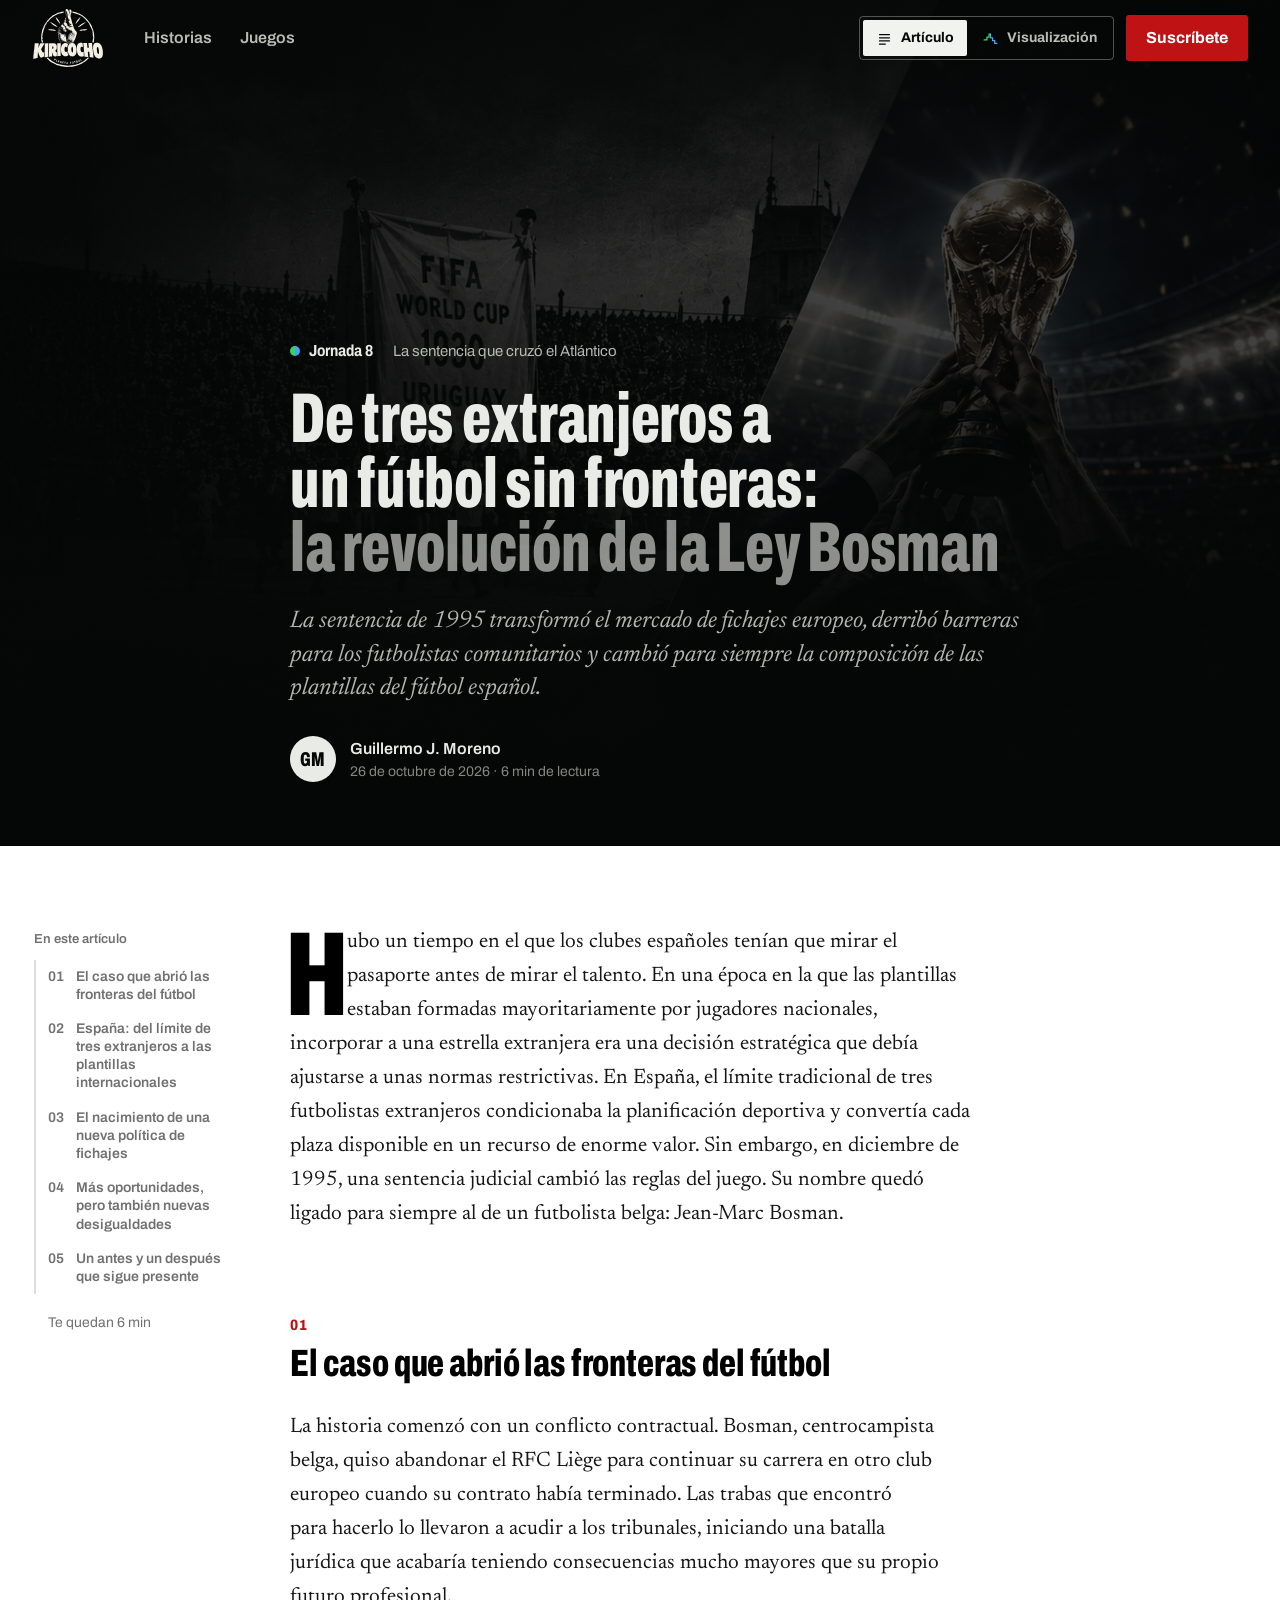
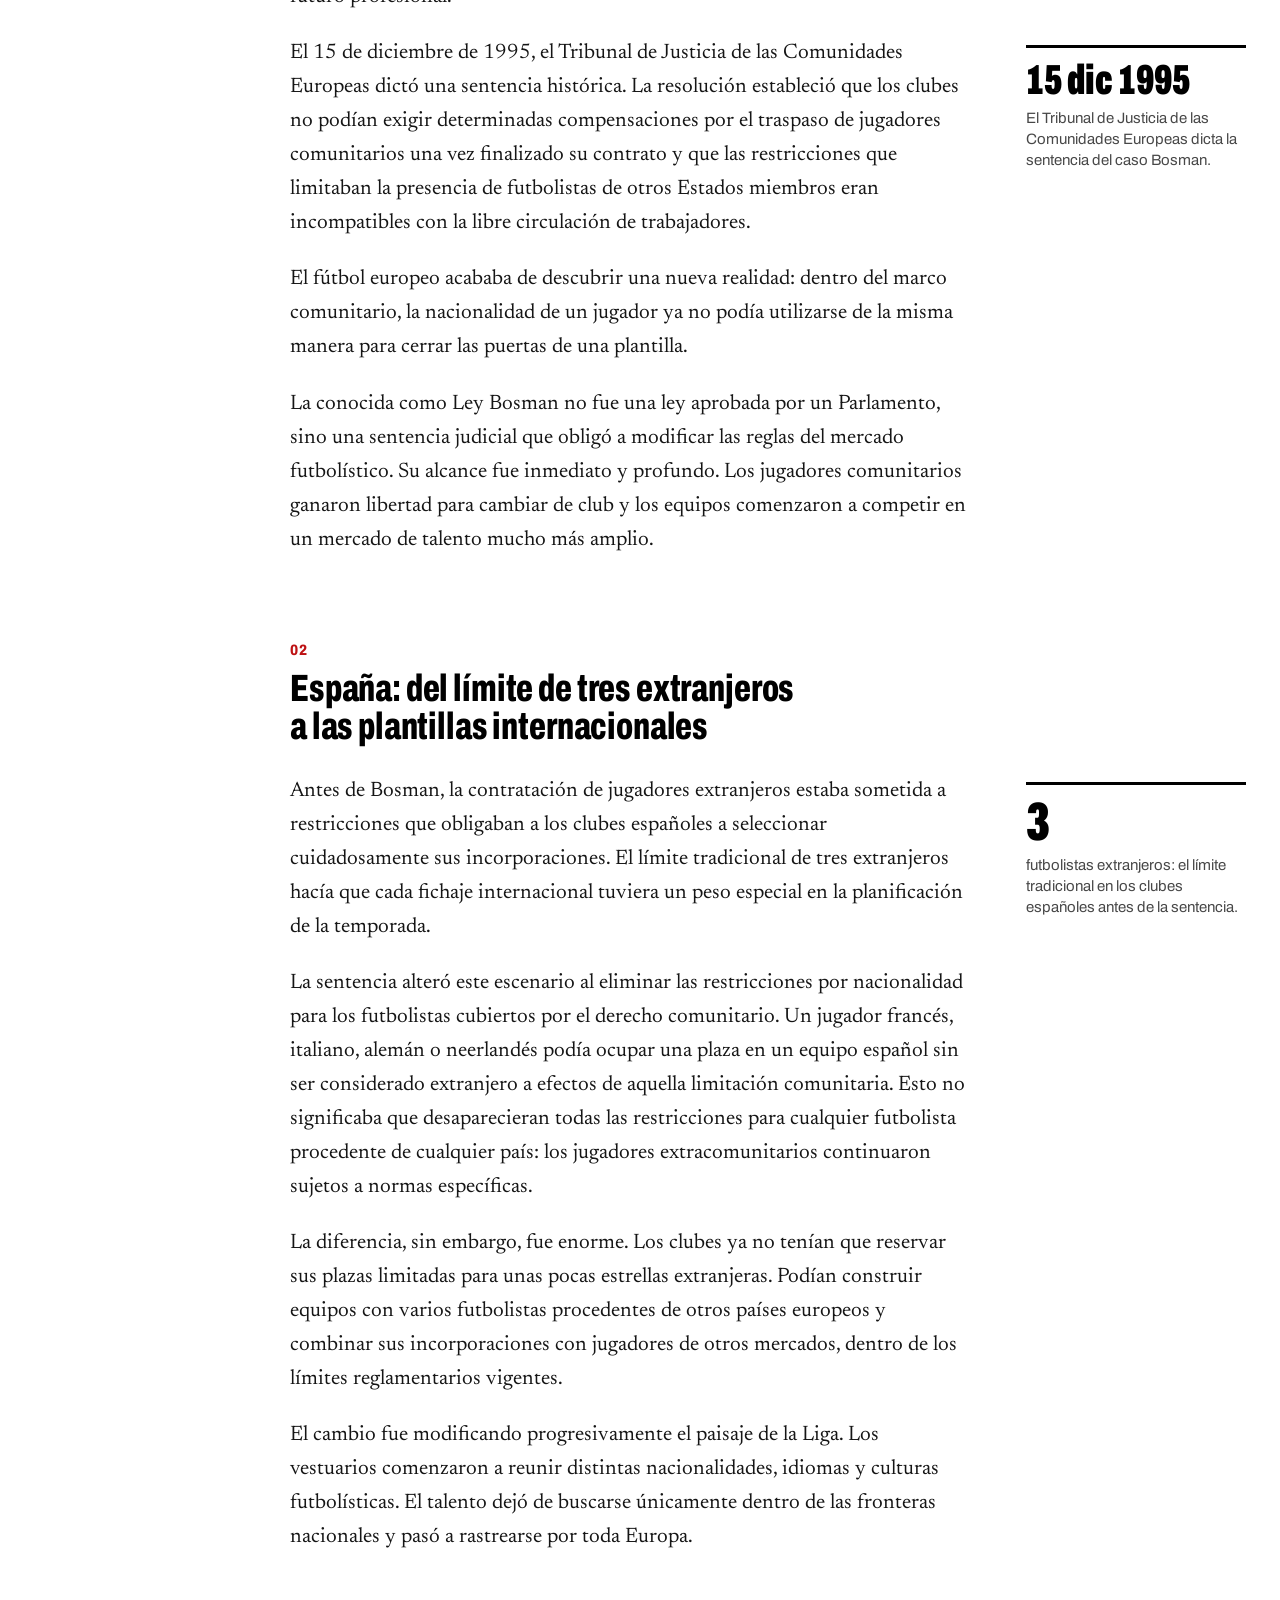
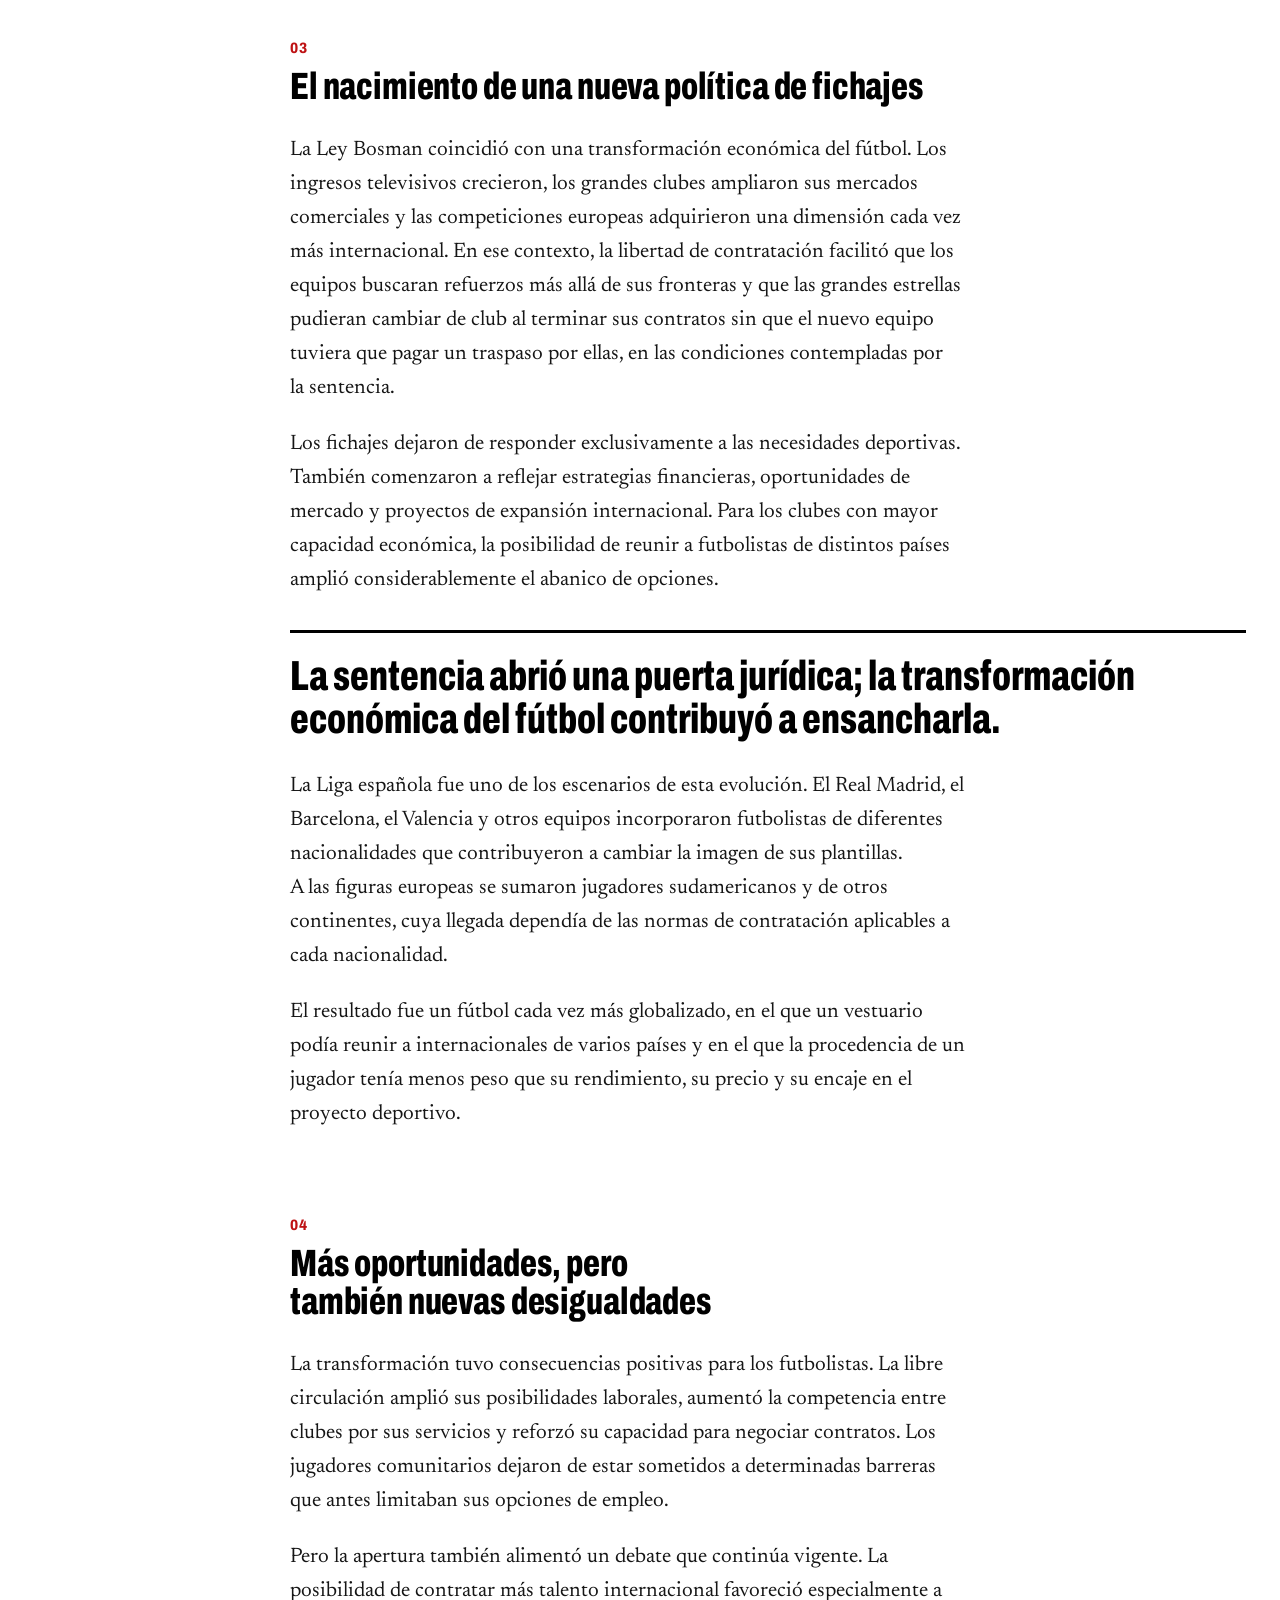
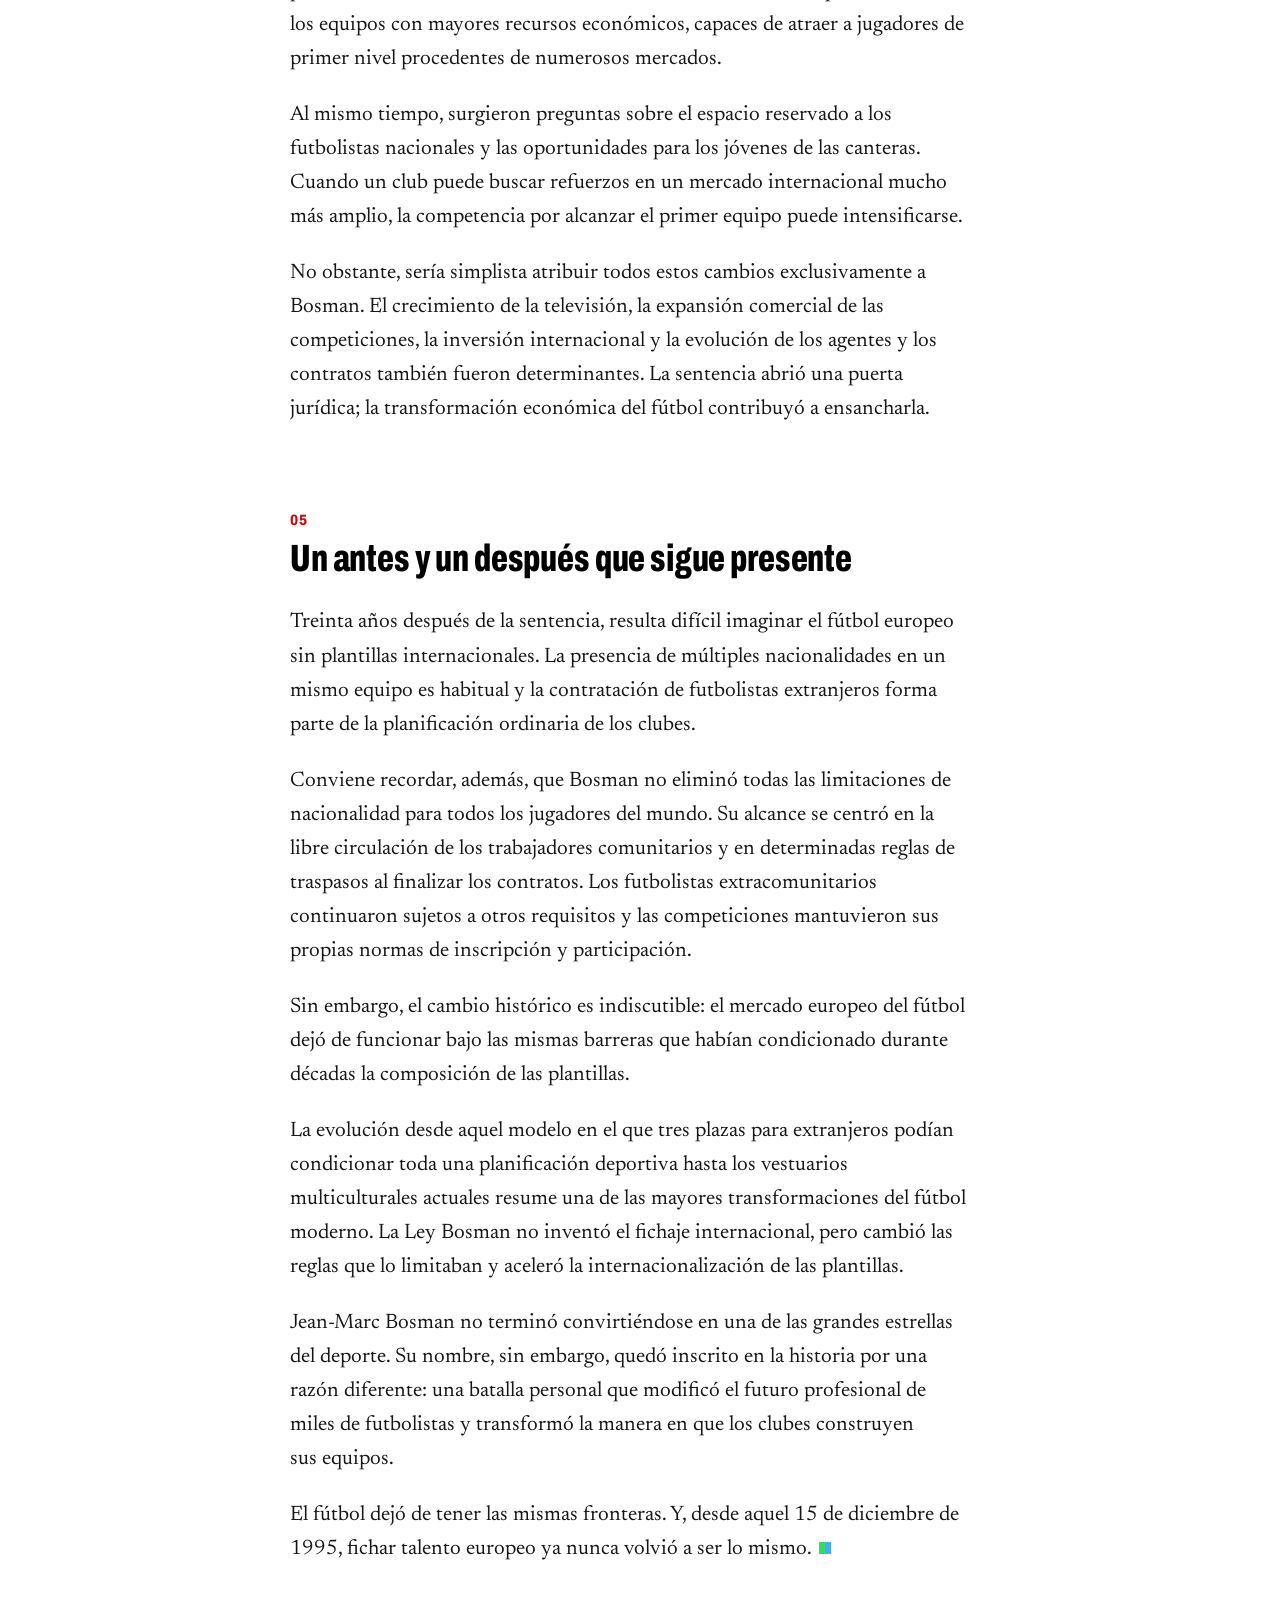
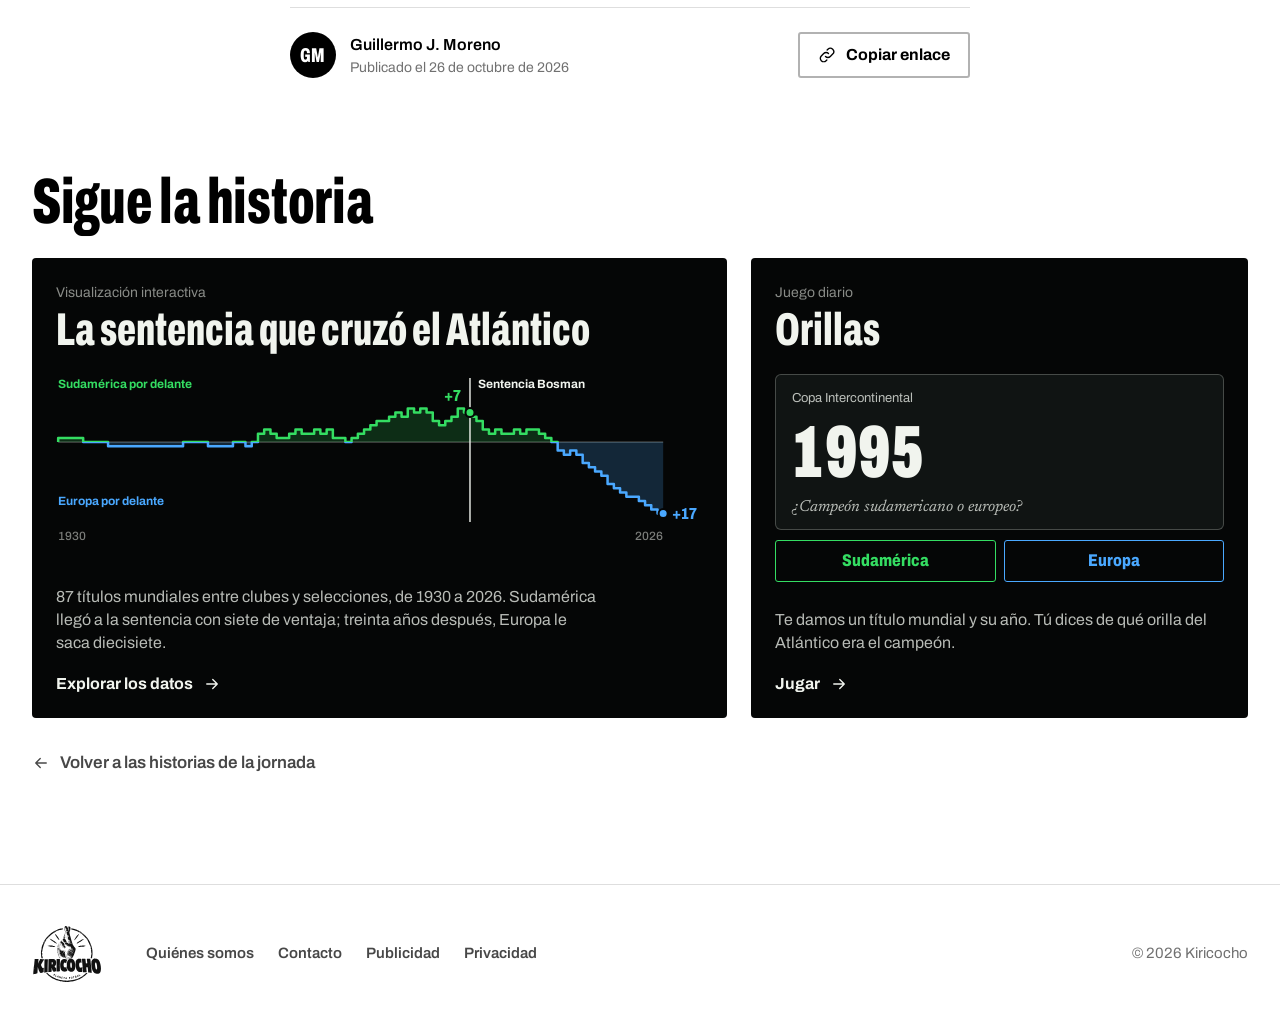
<file: bosman/bosman_articulo.html>
<!doctype html>
<html lang="es">
<head>
<meta charset="utf-8">
<meta name="viewport" content="width=device-width, initial-scale=1, viewport-fit=cover">
<meta name="theme-color" content="#050606">
<meta name="description" content="La sentencia de 1995 transformó el mercado de fichajes europeo, derribó barreras para los futbolistas comunitarios y cambió para siempre la composición de las plantillas del fútbol español.">
<meta name="author" content="Guillermo J. Moreno">
<title>De tres extranjeros a un fútbol sin fronteras | Kiricocho</title>
<link rel="icon" href="../kiricocho-svg/05-sello/favicon.ico" sizes="any">
<link rel="icon" href="../kiricocho-svg/05-sello/favicon.svg" type="image/svg+xml">
<link rel="preconnect" href="https://fonts.googleapis.com">
<link rel="preconnect" href="https://fonts.gstatic.com" crossorigin>
<link href="https://fonts.googleapis.com/css2?family=Archivo:ital,wdth,wght@0,62..125,100..900;1,62..125,100..900&family=Newsreader:ital,opsz,wght@0,6..72,400..700;1,6..72,400..600&display=swap" rel="stylesheet">
<style>
:root{
  /* Papel: donde se lee */
  --bg:#FFFFFF;
  --fg:#000000;
  --fg-2:rgba(0,0,0,.72);
  --fg-3:rgba(0,0,0,.56);
  --line:rgba(0,0,0,.13);
  --line-2:rgba(0,0,0,.3);
  --ink:#151515;            /* el texto del artículo */
  /* Pizarra: la portada y lo que se juega */
  --pizarra:#050606;
  --tiza:#F1F4EE;
  --rojo:#BE1214;
  --rojo-2:#D51B1E;
  --sa:#34DD62;
  --eu:#4AA8FF;
  --sans:"Archivo","Helvetica Neue",Arial,sans-serif;
  --serif:"Newsreader",Georgia,"Times New Roman",serif;
  --max:1320px;
  --gut:32px;
  --top-h:76px;
  --bar-h:0px;
  /* Rejilla de lectura: índice | texto | notas al margen */
  --cols:minmax(0,680px);
  --colgap:0px;
  --text-col:1;
  --head-col:1;
}
@media (min-width:1000px){:root{--cols:minmax(0,680px) 200px;--colgap:56px;--head-col:1/-1}}
@media (min-width:1280px){:root{--cols:200px minmax(0,680px) 220px;--text-col:2;--head-col:2/-1}}
/* Las superficies de pizarra cambian tinta por tiza */
.a-hero,.ncard,.top:not(.light),.fbar:not(.light){
  --bg:var(--pizarra);
  --fg:var(--tiza);
  --fg-2:rgba(241,244,238,.76);
  --fg-3:rgba(241,244,238,.56);
  --line:rgba(241,244,238,.16);
  --line-2:rgba(241,244,238,.32);
  color:var(--fg);
}
*,*::before,*::after{box-sizing:border-box}
html{background:linear-gradient(180deg,var(--pizarra) 0 50%,#FFFFFF 50% 100%);-webkit-text-size-adjust:100%;text-size-adjust:100%;scroll-behavior:smooth;scroll-padding-top:calc(var(--top-h) + 28px)}
body{margin:0;color:var(--fg);font:400 17px/1.5 var(--sans);font-stretch:100%;padding-bottom:var(--bar-h)}
.a-hero,.ncard,.top,.fbar{-webkit-font-smoothing:antialiased}
h1,h2,h3{margin:0;font-weight:800;font-stretch:62%;line-height:.94;letter-spacing:-.004em;text-wrap:balance}
p{margin:0}
a{color:inherit}
button{font:inherit;color:inherit}
:focus-visible{outline:3px solid var(--fg);outline-offset:3px}
[hidden]{display:none!important}
.skip{position:absolute;left:-999px;top:8px;z-index:100;background:#fff;color:#000;padding:10px 14px;border-radius:3px}
.skip:focus{left:12px}
.wrap{max-width:var(--max);margin:0 auto;padding:0 max(var(--gut),env(safe-area-inset-right,0px)) 0 max(var(--gut),env(safe-area-inset-left,0px))}
.ico{flex:none;width:18px;height:18px;fill:none;stroke:currentColor;stroke-width:1.8;stroke-linecap:round;stroke-linejoin:round}

/* ---------- Botones ---------- */
.btn{display:inline-flex;align-items:center;justify-content:center;gap:10px;min-height:46px;padding:0 18px;border-radius:3px;border:2px solid transparent;background:none;font:700 16px/1 var(--sans);text-decoration:none;cursor:pointer;transition:background-color .15s,border-color .15s,color .15s}
.btn-red{background:var(--rojo);color:#fff}
.btn-red:hover{background:var(--rojo-2)}
.btn-line{border-color:var(--line-2);color:var(--fg)}
.btn-line:hover{border-color:var(--fg)}

/* ---------- Cabecera: transparente sobre la portada, blanca sobre el papel ---------- */
.top{position:fixed;inset:0 0 auto 0;z-index:40;padding-top:env(safe-area-inset-top,0px);transition:background-color .3s ease,box-shadow .3s ease}
.top.solid{background:rgba(5,6,6,.88);-webkit-backdrop-filter:blur(12px);backdrop-filter:blur(12px);box-shadow:0 1px 0 var(--line)}
.top.light{background:#fff;-webkit-backdrop-filter:none;backdrop-filter:none;box-shadow:0 1px 0 var(--line)}
.top-in{max-width:var(--max);margin:0 auto;padding:0 var(--gut);height:var(--top-h);display:flex;align-items:center;gap:40px}
.brand{display:flex;align-items:center;flex:none;height:60px;color:var(--fg);text-decoration:none}
.logo{display:block;height:100%;width:auto}
.logo-negro{display:none}
.top.light .logo-claro{display:none}
.top.light .logo-negro{display:block}
.wordmark{display:none;font:900 30px/1 var(--sans);font-stretch:62%;letter-spacing:.01em;text-transform:uppercase}
.brand.no-logo .logo{display:none!important}
.brand.no-logo .wordmark{display:block}
.nav{display:flex;gap:28px}
.nav a{padding:8px 0;color:var(--fg-2);font-weight:600;font-size:16px;text-decoration:none;transition:color .3s}
.nav a:hover{color:var(--fg)}
.top-actions{margin-left:auto;display:flex;align-items:center;gap:12px}
/* Progreso de lectura: una línea roja bajo la cabecera */
.progress{position:absolute;left:0;right:0;bottom:-3px;height:3px;overflow:hidden;pointer-events:none}
.progress i{display:block;width:100%;height:100%;background:var(--rojo);transform:scaleX(0);transform-origin:0 50%}

/* La misma historia, en dos formatos */
.fswitch{display:inline-flex;gap:2px;padding:3px;border:1.5px solid var(--line-2);border-radius:4px;transition:border-color .3s}
.fswitch>*{display:inline-flex;align-items:center;justify-content:center;gap:8px;min-height:36px;padding:0 13px;border-radius:2px;color:var(--fg-2);font:700 14px/1 var(--sans);text-decoration:none;white-space:nowrap;transition:background-color .15s,color .15s}
.fswitch .ico{width:17px;height:17px}
.fswitch [aria-current]{background:var(--fg);color:var(--bg)}
.fswitch a:hover{background:color-mix(in srgb,var(--fg) 10%,transparent);color:var(--fg)}
.fswitch .i-sa{stroke:#1FA84A}
.fswitch .i-eu{stroke:#2F86DE}
.top:not(.light) .fswitch .i-sa,.fbar:not(.light) .fswitch .i-sa{stroke:var(--sa)}
.top:not(.light) .fswitch .i-eu,.fbar:not(.light) .fswitch .i-eu{stroke:var(--eu)}

/* ---------- Portada: se queda quieta y el papel sube por encima ---------- */
.a-hero{position:sticky;top:var(--stick,0px);z-index:0;isolation:isolate;overflow:hidden;background:var(--pizarra)}
.a-hero::before{content:"";position:absolute;inset:0;z-index:-2;background:url("img/backg.png") 62% 30%/cover no-repeat;opacity:.55;filter:saturate(.7)}
.a-hero::after{content:"";position:absolute;inset:0;z-index:-1;background:linear-gradient(180deg,rgba(5,6,6,.72) 0%,rgba(5,6,6,.22) 30%,rgba(5,6,6,.8) 64%,var(--pizarra) 100%),linear-gradient(90deg,rgba(5,6,6,.82) 0%,rgba(5,6,6,.25) 78%)}
.hero-dim{position:absolute;inset:0;z-index:5;background:#000;opacity:0;pointer-events:none}
.a-hero-in{max-width:var(--max);min-height:min(940px,94svh);margin:0 auto;padding:calc(var(--top-h) + env(safe-area-inset-top,0px) + 56px) var(--gut) 64px;display:grid;grid-template-columns:var(--cols);column-gap:var(--colgap);justify-content:center;align-content:end}
.a-head{grid-column:var(--head-col);max-width:980px}
.kicker{display:flex;flex-wrap:wrap;align-items:center;gap:6px 20px;margin-bottom:24px;color:var(--fg-2);font-size:15px}
.kicker a{text-decoration:none}
.kicker a:hover{color:var(--fg);text-decoration:underline;text-underline-offset:4px}
.j-badge{display:inline-flex;align-items:center;gap:9px;color:var(--fg);font-weight:700;font-stretch:84%;font-size:16px}
.j-badge::before{content:"";width:10px;height:10px;border-radius:50%;background:linear-gradient(90deg,var(--sa) 50%,var(--eu) 50%)}
.a-hero h1{font-size:clamp(46px,5.5vw,92px);line-height:.92}
.h-tail{display:block;color:rgba(241,244,238,.6)}
.a-dek{max-width:31em;margin-top:24px;color:var(--fg-2);font:italic 400 24px/1.4 var(--serif)}
.a-by{display:flex;align-items:center;gap:14px}
.a-hero .a-by{margin-top:30px}
.avatar{display:grid;place-items:center;flex:none;width:46px;height:46px;border-radius:50%;background:var(--fg);color:var(--bg);font-weight:800;font-stretch:62%;font-size:20px;letter-spacing:.01em}
.by-name{display:block;font-size:16px;font-weight:600}
.by-meta{display:block;color:var(--fg-3);font-size:14px}

/* ---------- El papel ---------- */
.sheet{position:relative;z-index:1;background:var(--bg)}
.read{max-width:var(--max);margin:0 auto;padding:80px var(--gut) 0;display:grid;grid-template-columns:var(--cols);column-gap:var(--colgap);justify-content:center;align-items:start}
.text{grid-column:var(--text-col);grid-row:1;min-width:0}
.prose{color:var(--ink);font:400 21px/1.62 var(--serif);font-optical-sizing:auto;font-kerning:normal}
.prose p{margin:0 0 1.05em;text-wrap:pretty;hanging-punctuation:first}
/* Capitular */
.lede::first-letter{float:left;margin:.1em .12em 0 0;color:var(--fg);font-family:var(--sans);font-weight:800;font-stretch:66%;font-size:5.35em;line-height:.74}
@supports (initial-letter:3) or (-webkit-initial-letter:3){
  .lede::first-letter{float:none;margin:0 .14em 0 0;font-size:inherit;line-height:inherit;-webkit-initial-letter:3;initial-letter:3}
}
.prose h2{margin:2.25em 0 .75em;color:var(--fg);font-family:var(--sans);font-size:38px;font-stretch:68%;line-height:1}
.prose h2 .n{display:block;margin-bottom:12px;color:var(--rojo);font-size:15px;font-weight:800;font-stretch:84%;font-variant-numeric:tabular-nums;letter-spacing:.04em}
/* Datos al margen */
.note{margin:1.4em 0 1.6em;padding-top:14px;border-top:3px solid var(--fg);font-family:var(--sans)}
.note b{display:block;color:var(--fg);font-weight:900;font-stretch:62%;font-size:54px;line-height:.86;font-variant-numeric:tabular-nums}
.note span{display:block;margin-top:10px;color:var(--fg-2);font-size:15px;line-height:1.4}
.note-date b{font-size:42px}
/* Cita destacada */
.pull{clear:both;margin:1.5em 0 1.4em;padding-top:22px;border-top:3px solid var(--fg)}
.pull p{margin:0;color:var(--fg);font-family:var(--sans);font-weight:800;font-stretch:68%;font-size:42px;line-height:1.02;text-wrap:balance}
.endmark{display:inline-block;width:.55em;height:.55em;margin-left:.35em;background:linear-gradient(90deg,var(--sa) 50%,var(--eu) 50%);vertical-align:.02em}
@media (min-width:1000px){
  .note{float:right;clear:right;width:200px;margin:.35em -256px 1em 0}
  .pull{margin-right:-256px}
}
@media (min-width:1280px){
  .note{width:220px;margin-right:-276px}
  .pull{margin-right:-276px}
}
/* Firma al final */
.a-end{display:flex;flex-wrap:wrap;justify-content:space-between;align-items:center;gap:18px 24px;margin-top:40px;padding-top:24px;border-top:1px solid var(--line);font-family:var(--sans)}

/* Índice lateral */
.rail{display:none}
.rail-lab{margin-bottom:10px;color:var(--fg-3);font-size:13px;font-weight:600}
.toc{margin:0;padding:0;list-style:none}
.toc a{display:grid;grid-template-columns:24px minmax(0,1fr);gap:4px;padding:8px 0 8px 12px;border-left:2px solid var(--line);color:var(--fg-3);font-size:14px;font-weight:600;line-height:1.3;text-decoration:none;transition:color .2s,border-color .2s}
.toc a span:first-child{font-variant-numeric:tabular-nums}
.toc a:hover{color:var(--fg)}
.toc a[aria-current]{color:var(--fg);border-left-color:var(--rojo)}
.rail-left{margin-top:18px;padding-left:14px;color:var(--fg-3);font-size:14px;font-variant-numeric:tabular-nums}
@media (min-width:1280px){
  .rail{display:block;grid-column:1;grid-row:1;position:sticky;top:calc(var(--top-h) + 44px);padding-top:4px}
}

/* ---------- Sigue la historia ---------- */
.next{padding:96px 0 104px}
.next h2{margin-bottom:28px;font-size:clamp(46px,5vw,72px);line-height:.88}
.next-grid{display:grid;grid-template-columns:minmax(0,7fr) minmax(0,5fr);gap:24px}
.ncard{position:relative;display:flex;flex-direction:column;min-height:460px;padding:24px 24px 22px;border-radius:4px;background:var(--pizarra);text-decoration:none;transition:transform .2s ease,box-shadow .2s ease}
.ncard:hover{transform:translateY(-3px);box-shadow:0 20px 40px -24px rgba(0,0,0,.65)}
.nk{color:var(--fg-3);font-size:14px}
.nt{display:block;margin-top:6px;font-weight:800;font-stretch:62%;font-size:46px;line-height:.92}
.ncard p{max-width:34em;margin-top:auto;color:var(--fg-2);font-size:16px;line-height:1.45}
.go{display:inline-flex;align-items:center;gap:10px;margin-top:18px;font-weight:700;font-size:16px}
.go .ico{transition:transform .2s ease}
.ncard:hover .go .ico{transform:translateX(4px)}
.mini{position:relative;height:170px;margin:22px 0 20px}
.mini svg{display:block;width:100%;height:100%;overflow:visible}
.m-zero{stroke:rgba(241,244,238,.4);stroke-width:1}
.m-line{fill:none;stroke-width:2.5;stroke-linejoin:round;stroke-dasharray:var(--len,0);stroke-dashoffset:var(--len,0);transition:stroke-dashoffset 1.7s cubic-bezier(.3,.6,.2,1)}
.m-area{opacity:0;transition:opacity .6s ease 1s}
.mini.on .m-line{stroke-dashoffset:0}
.mini.on .m-area{opacity:1}
.m-bosman{stroke:var(--tiza);stroke-width:1.4}
.m-bos{font:700 12px var(--sans);fill:var(--tiza)}
.m-region{font:700 12px var(--sans)}
.m-val{font:800 16px var(--sans);font-stretch:80%}
.m-tick{font:500 12px var(--sans);fill:rgba(241,244,238,.5);font-variant-numeric:tabular-nums}
/* Orillas, en miniatura */
.o-mini{display:grid;gap:10px;margin:22px 0 20px}
.o-card{display:flex;flex-direction:column;justify-content:space-between;height:156px;padding:14px 16px 12px;border:1px solid rgba(241,244,238,.24);border-radius:6px;background:#101413}
.o-card span{color:var(--fg-2);font-size:13px}
.o-card b{font-weight:900;font-stretch:62%;font-size:74px;line-height:.8;font-variant-numeric:tabular-nums}
.o-card i{color:var(--fg-2);font:italic 400 16px/1.2 var(--serif)}
.o-picks{display:grid;grid-template-columns:1fr 1fr;gap:8px}
.o-picks span{display:flex;align-items:center;justify-content:center;min-height:42px;border:1.5px solid;border-radius:3px;font-weight:800;font-stretch:80%;font-size:17px}
.o-sa{color:var(--sa);border-color:rgba(52,221,98,.55)}
.o-eu{color:var(--eu);border-color:rgba(74,168,255,.55)}
.back{display:inline-flex;align-items:center;gap:10px;margin-top:32px;color:var(--fg-2);font-weight:600;text-decoration:none}
.back:hover{color:var(--fg);text-decoration:underline;text-underline-offset:4px}

/* ---------- Pie ---------- */
.foot{padding:40px 0 48px;border-top:1px solid var(--line);color:var(--fg-3);font-size:15px}
.foot .wrap{display:flex;flex-wrap:wrap;align-items:center;gap:20px 44px}
.brand-s{height:58px}
.brand-s .wordmark{font-size:26px}
.foot ul{display:flex;flex-wrap:wrap;gap:8px 24px;margin:0;padding:0;list-style:none}
.foot ul a{color:var(--fg-2);font-weight:600;text-decoration:none}
.foot ul a:hover{color:var(--fg);text-decoration:underline}
.legal{margin-left:auto}

.toast{position:fixed;left:50%;bottom:calc(24px + var(--bar-h));z-index:60;max-width:calc(100% - 32px);padding:12px 16px;border-radius:3px;background:#000;color:#fff;font-weight:600;font-size:15px;box-shadow:0 0 0 1px rgba(255,255,255,.16),0 12px 30px rgba(0,0,0,.22);opacity:0;pointer-events:none;transform:translate(-50%,16px);transition:opacity .2s,transform .2s}
.toast.on{opacity:1;transform:translate(-50%,0)}
.fbar{display:none}

/* ---------- Adaptación ---------- */
@media (max-width:900px){
  .nav{display:none}
}
@media (max-width:760px){
  :root{--gut:18px;--top-h:62px;--bar-h:calc(64px + env(safe-area-inset-bottom,0px))}
  body{font-size:16px}
  .top-in{gap:14px}
  .top-actions .fswitch{display:none}
  .brand{height:48px}
  .wordmark{font-size:25px}
  .top-actions .btn{min-height:40px;padding:0 14px;font-size:15px}
  .a-hero-in{min-height:0;padding-top:calc(var(--top-h) + env(safe-area-inset-top,0px) + 132px);padding-bottom:40px}
  .kicker{gap:6px 16px;margin-bottom:16px;font-size:14px}
  .a-hero h1{font-size:clamp(40px,11.4vw,56px)}
  .a-dek{margin-top:16px;font-size:20px}
  .a-hero .a-by{margin-top:22px}
  .read{padding-top:48px}
  .prose{font-size:19px;line-height:1.6}
  .prose h2{font-size:32px}
  .note b{font-size:46px}
  .note-date b{font-size:40px}
  .note span{margin-top:8px}
  .pull p{font-size:32px}
  .next{padding:64px 0 72px}
  .next-grid{grid-template-columns:1fr;gap:18px}
  .ncard{min-height:0;padding:20px 18px 18px}
  .nt{font-size:40px}
  .mini{height:140px}
  .ncard p{margin-top:0}
  .legal{margin-left:0}
  .fbar{position:fixed;inset:auto 0 0 0;z-index:40;display:flex;align-items:center;justify-content:space-between;gap:14px;height:var(--bar-h);padding:0 var(--gut) env(safe-area-inset-bottom,0px);border-top:1px solid var(--line);background:rgba(5,6,6,.94);-webkit-backdrop-filter:blur(12px);backdrop-filter:blur(12px);transition:background-color .3s ease}
  .fbar.light{background:#fff}
  .fbar .fswitch{flex:1;max-width:330px}
  .fbar .fswitch>*{flex:1}
  .fbar-left{color:var(--fg-3);font:600 13px/1 var(--sans);font-variant-numeric:tabular-nums;white-space:nowrap;transition:color .3s}
}
@media (prefers-reduced-motion:reduce){
  html{scroll-behavior:auto}
  *,*::before,*::after{animation-duration:.01ms!important;animation-iteration-count:1!important;transition-duration:.01ms!important;transition-delay:0s!important}
  .a-hero{position:relative;top:auto}
  .hero-dim{display:none}
}
</style>
</head>
<body>
<a class="skip" href="#texto">Saltar al artículo</a>

<header class="top" id="top">
  <div class="top-in">
    <a class="brand" href="../man_on_experiencia.html" aria-label="Kiricocho, volver a la portada">
      <img class="logo logo-claro" src="../kiricocho-svg/05-sello/logo-claro.svg" alt="" onerror="this.parentNode.classList.add('no-logo')">
      <img class="logo logo-negro" src="../kiricocho-svg/05-sello/logo-negro.svg" alt="" onerror="this.parentNode.classList.add('no-logo')">
      <span class="wordmark" aria-hidden="true">Kiricocho</span>
    </a>
    <nav class="nav" aria-label="Secciones">
      <a href="../man_on_experiencia.html#historias">Historias</a>
      <a href="../man_on_experiencia.html#juegos">Juegos</a>
    </nav>
    <div class="top-actions">
      <nav class="fswitch" aria-label="Formato de esta historia">
        <span aria-current="page"><svg class="ico" viewBox="0 0 24 24" aria-hidden="true"><path d="M5 6.5h14M5 11h14M5 15.5h14M5 20h8"/></svg>Artículo</span>
        <a href="index.html"><svg class="ico" viewBox="0 0 24 24" aria-hidden="true"><path class="i-sa" d="M3 14h4v-4h3V6h2"/><path class="i-eu" d="M12 6v5h3v4h3v4h3"/></svg>Visualización</a>
      </nav>
      <a class="btn btn-red" href="../man_on_experiencia.html#boletin">Suscríbete</a>
    </div>
  </div>
  <div class="progress" aria-hidden="true"><i></i></div>
</header>

<main id="main">
  <article aria-labelledby="a-title">
    <header class="a-hero" id="portada">
      <div class="a-hero-in">
        <div class="a-head">
          <p class="kicker"><span class="j-badge">Jornada 8</span><a href="../man_on_experiencia.html#jornada">La sentencia que cruzó el Atlántico</a></p>
          <h1 id="a-title">De tres extranjeros a un fútbol sin fronteras: <span class="h-tail">la revolución de la Ley Bosman</span></h1>
          <p class="a-dek">La sentencia de 1995 transformó el mercado de fichajes europeo, derribó barreras para los futbolistas comunitarios y cambió para siempre la composición de las plantillas del fútbol español.</p>
          <div class="a-by">
            <span class="avatar" aria-hidden="true">GM</span>
            <p><span class="by-name">Guillermo J. Moreno</span><span class="by-meta"><time datetime="2026-10-26">26 de octubre de 2026</time> · 6 min de lectura</span></p>
          </div>
        </div>
      </div>
      <div class="hero-dim" aria-hidden="true"></div>
    </header>

    <div class="sheet" id="papel">
      <div class="read">
        <aside class="rail" aria-label="Índice del artículo">
          <p class="rail-lab">En este artículo</p>
          <ol class="toc">
            <li><a href="#caso"><span>01</span><span>El caso que abrió las fronteras del fútbol</span></a></li>
            <li><a href="#espana"><span>02</span><span>España: del límite de tres extranjeros a las plantillas internacionales</span></a></li>
            <li><a href="#fichajes"><span>03</span><span>El nacimiento de una nueva política de fichajes</span></a></li>
            <li><a href="#desigualdades"><span>04</span><span>Más oportunidades, pero también nuevas desigualdades</span></a></li>
            <li><a href="#presente"><span>05</span><span>Un antes y un después que sigue presente</span></a></li>
          </ol>
          <p class="rail-left" data-left="long">Te quedan 6 min</p>
        </aside>

        <div class="text" id="texto" data-minutes="6">
          <div class="prose">
            <p class="lede">Hubo un tiempo en el que los clubes españoles tenían que mirar el pasaporte antes de mirar el talento. En una época en la que las plantillas estaban formadas mayoritariamente por jugadores nacionales, incorporar a una estrella extranjera era una decisión estratégica que debía ajustarse a unas normas restrictivas. En España, el límite tradicional de tres futbolistas extranjeros condicionaba la planificación deportiva y convertía cada plaza disponible en un recurso de enorme valor. Sin embargo, en diciembre de 1995, una sentencia judicial cambió las reglas del juego. Su nombre quedó ligado para siempre al de un futbolista belga: Jean-Marc Bosman.</p>

            <section id="caso" aria-labelledby="h-caso">
              <h2 id="h-caso"><span class="n" aria-hidden="true">01</span>El caso que abrió las fronteras del fútbol</h2>
              <p>La historia comenzó con un conflicto contractual. Bosman, centrocampista belga, quiso abandonar el RFC Liège para continuar su carrera en otro club europeo cuando su contrato había terminado. Las trabas que encontró para hacerlo lo llevaron a acudir a los tribunales, iniciando una batalla jurídica que acabaría teniendo consecuencias mucho mayores que su propio futuro profesional.</p>
              <aside class="note note-date" aria-hidden="true"><b>15 dic 1995</b><span>El Tribunal de Justicia de las Comunidades Europeas dicta la sentencia del caso Bosman.</span></aside>
              <p>El 15 de diciembre de 1995, el Tribunal de Justicia de las Comunidades Europeas dictó una sentencia histórica. La resolución estableció que los clubes no podían exigir determinadas compensaciones por el traspaso de jugadores comunitarios una vez finalizado su contrato y que las restricciones que limitaban la presencia de futbolistas de otros Estados miembros eran incompatibles con la libre circulación de trabajadores.</p>
              <p>El fútbol europeo acababa de descubrir una nueva realidad: dentro del marco comunitario, la nacionalidad de un jugador ya no podía utilizarse de la misma manera para cerrar las puertas de una plantilla.</p>
              <p>La conocida como Ley Bosman no fue una ley aprobada por un Parlamento, sino una sentencia judicial que obligó a modificar las reglas del mercado futbolístico. Su alcance fue inmediato y profundo. Los jugadores comunitarios ganaron libertad para cambiar de club y los equipos comenzaron a competir en un mercado de talento mucho más amplio.</p>
            </section>

            <section id="espana" aria-labelledby="h-espana">
              <h2 id="h-espana"><span class="n" aria-hidden="true">02</span>España: del límite de tres extranjeros a las plantillas internacionales</h2>
              <aside class="note" aria-hidden="true"><b>3</b><span>futbolistas extranjeros: el límite tradicional en los clubes españoles antes de la sentencia.</span></aside>
              <p>Antes de Bosman, la contratación de jugadores extranjeros estaba sometida a restricciones que obligaban a los clubes españoles a seleccionar cuidadosamente sus incorporaciones. El límite tradicional de tres extranjeros hacía que cada fichaje internacional tuviera un peso especial en la planificación de la temporada.</p>
              <p>La sentencia alteró este escenario al eliminar las restricciones por nacionalidad para los futbolistas cubiertos por el derecho comunitario. Un jugador francés, italiano, alemán o neerlandés podía ocupar una plaza en un equipo español sin ser considerado extranjero a efectos de aquella limitación comunitaria. Esto no significaba que desaparecieran todas las restricciones para cualquier futbolista procedente de cualquier país: los jugadores extracomunitarios continuaron sujetos a normas específicas.</p>
              <p>La diferencia, sin embargo, fue enorme. Los clubes ya no tenían que reservar sus plazas limitadas para unas pocas estrellas extranjeras. Podían construir equipos con varios futbolistas procedentes de otros países europeos y combinar sus incorporaciones con jugadores de otros mercados, dentro de los límites reglamentarios vigentes.</p>
              <p>El cambio fue modificando progresivamente el paisaje de la Liga. Los vestuarios comenzaron a reunir distintas nacionalidades, idiomas y culturas futbolísticas. El talento dejó de buscarse únicamente dentro de las fronteras nacionales y pasó a rastrearse por toda Europa.</p>
            </section>

            <section id="fichajes" aria-labelledby="h-fichajes">
              <h2 id="h-fichajes"><span class="n" aria-hidden="true">03</span>El nacimiento de una nueva política de fichajes</h2>
              <p>La Ley Bosman coincidió con una transformación económica del fútbol. Los ingresos televisivos crecieron, los grandes clubes ampliaron sus mercados comerciales y las competiciones europeas adquirieron una dimensión cada vez más internacional. En ese contexto, la libertad de contratación facilitó que los equipos buscaran refuerzos más allá de sus fronteras y que las grandes estrellas pudieran cambiar de club al terminar sus contratos sin que el nuevo equipo tuviera que pagar un traspaso por ellas, en las condiciones contempladas por la sentencia.</p>
              <p>Los fichajes dejaron de responder exclusivamente a las necesidades deportivas. También comenzaron a reflejar estrategias financieras, oportunidades de mercado y proyectos de expansión internacional. Para los clubes con mayor capacidad económica, la posibilidad de reunir a futbolistas de distintos países amplió considerablemente el abanico de opciones.</p>
              <figure class="pull" aria-hidden="true"><p>La sentencia abrió una puerta jurídica; la transformación económica del fútbol contribuyó a ensancharla.</p></figure>
              <p>La Liga española fue uno de los escenarios de esta evolución. El Real Madrid, el Barcelona, el Valencia y otros equipos incorporaron futbolistas de diferentes nacionalidades que contribuyeron a cambiar la imagen de sus plantillas. A las figuras europeas se sumaron jugadores sudamericanos y de otros continentes, cuya llegada dependía de las normas de contratación aplicables a cada nacionalidad.</p>
              <p>El resultado fue un fútbol cada vez más globalizado, en el que un vestuario podía reunir a internacionales de varios países y en el que la procedencia de un jugador tenía menos peso que su rendimiento, su precio y su encaje en el proyecto deportivo.</p>
            </section>

            <section id="desigualdades" aria-labelledby="h-desigualdades">
              <h2 id="h-desigualdades"><span class="n" aria-hidden="true">04</span>Más oportunidades, pero también nuevas desigualdades</h2>
              <p>La transformación tuvo consecuencias positivas para los futbolistas. La libre circulación amplió sus posibilidades laborales, aumentó la competencia entre clubes por sus servicios y reforzó su capacidad para negociar contratos. Los jugadores comunitarios dejaron de estar sometidos a determinadas barreras que antes limitaban sus opciones de empleo.</p>
              <p>Pero la apertura también alimentó un debate que continúa vigente. La posibilidad de contratar más talento internacional favoreció especialmente a los equipos con mayores recursos económicos, capaces de atraer a jugadores de primer nivel procedentes de numerosos mercados.</p>
              <p>Al mismo tiempo, surgieron preguntas sobre el espacio reservado a los futbolistas nacionales y las oportunidades para los jóvenes de las canteras. Cuando un club puede buscar refuerzos en un mercado internacional mucho más amplio, la competencia por alcanzar el primer equipo puede intensificarse.</p>
              <p>No obstante, sería simplista atribuir todos estos cambios exclusivamente a Bosman. El crecimiento de la televisión, la expansión comercial de las competiciones, la inversión internacional y la evolución de los agentes y los contratos también fueron determinantes. La sentencia abrió una puerta jurídica; la transformación económica del fútbol contribuyó a ensancharla.</p>
            </section>

            <section id="presente" aria-labelledby="h-presente">
              <h2 id="h-presente"><span class="n" aria-hidden="true">05</span>Un antes y un después que sigue presente</h2>
              <p>Treinta años después de la sentencia, resulta difícil imaginar el fútbol europeo sin plantillas internacionales. La presencia de múltiples nacionalidades en un mismo equipo es habitual y la contratación de futbolistas extranjeros forma parte de la planificación ordinaria de los clubes.</p>
              <p>Conviene recordar, además, que Bosman no eliminó todas las limitaciones de nacionalidad para todos los jugadores del mundo. Su alcance se centró en la libre circulación de los trabajadores comunitarios y en determinadas reglas de traspasos al finalizar los contratos. Los futbolistas extracomunitarios continuaron sujetos a otros requisitos y las competiciones mantuvieron sus propias normas de inscripción y participación.</p>
              <p>Sin embargo, el cambio histórico es indiscutible: el mercado europeo del fútbol dejó de funcionar bajo las mismas barreras que habían condicionado durante décadas la composición de las plantillas.</p>
              <p>La evolución desde aquel modelo en el que tres plazas para extranjeros podían condicionar toda una planificación deportiva hasta los vestuarios multiculturales actuales resume una de las mayores transformaciones del fútbol moderno. La Ley Bosman no inventó el fichaje internacional, pero cambió las reglas que lo limitaban y aceleró la internacionalización de las plantillas.</p>
              <p>Jean-Marc Bosman no terminó convirtiéndose en una de las grandes estrellas del deporte. Su nombre, sin embargo, quedó inscrito en la historia por una razón diferente: una batalla personal que modificó el futuro profesional de miles de futbolistas y transformó la manera en que los clubes construyen sus equipos.</p>
              <p>El fútbol dejó de tener las mismas fronteras. Y, desde aquel 15 de diciembre de 1995, fichar talento europeo ya nunca volvió a ser lo mismo.<span class="endmark" aria-hidden="true"></span></p>
            </section>
          </div>

          <footer class="a-end">
            <div class="a-by">
              <span class="avatar" aria-hidden="true">GM</span>
              <p><span class="by-name">Guillermo J. Moreno</span><span class="by-meta">Publicado el <time datetime="2026-10-26">26 de octubre de 2026</time></span></p>
            </div>
            <button class="btn btn-line" type="button" data-copy-link><svg class="ico" viewBox="0 0 24 24" aria-hidden="true"><path d="M10 14a4.5 4.5 0 0 0 6.4 0l3.2-3.2a4.5 4.5 0 0 0-6.4-6.4l-1 1"/><path d="M14 10a4.5 4.5 0 0 0-6.4 0l-3.2 3.2a4.5 4.5 0 0 0 6.4 6.4l1-1"/></svg>Copiar enlace</button>
          </footer>
        </div>
      </div>
    </div>
  </article>

  <section class="next sheet" aria-labelledby="h-next">
    <div class="wrap">
      <h2 id="h-next">Sigue la historia</h2>
      <div class="next-grid">
        <a class="ncard" href="index.html">
          <span class="nk">Visualización interactiva</span>
          <b class="nt">La sentencia que cruzó el Atlántico</b>
          <div class="mini" aria-hidden="true"><svg></svg></div>
          <p>87 títulos mundiales entre clubes y selecciones, de 1930 a 2026. Sudamérica llegó a la sentencia con siete de ventaja; treinta años después, Europa le saca diecisiete.</p>
          <span class="go">Explorar los datos<svg class="ico" viewBox="0 0 24 24" aria-hidden="true"><path d="M5 12h13M13 6l6 6-6 6"/></svg></span>
        </a>
        <a class="ncard" href="../man_on_experiencia.html#orillas">
          <span class="nk">Juego diario</span>
          <b class="nt">Orillas</b>
          <div class="o-mini" aria-hidden="true">
            <div class="o-card"><span>Copa Intercontinental</span><b>1995</b><i>¿Campeón sudamericano o europeo?</i></div>
            <div class="o-picks"><span class="o-sa">Sudamérica</span><span class="o-eu">Europa</span></div>
          </div>
          <p>Te damos un título mundial y su año. Tú dices de qué orilla del Atlántico era el campeón.</p>
          <span class="go">Jugar<svg class="ico" viewBox="0 0 24 24" aria-hidden="true"><path d="M5 12h13M13 6l6 6-6 6"/></svg></span>
        </a>
      </div>
      <a class="back" href="../man_on_experiencia.html#historias"><svg class="ico" viewBox="0 0 24 24" aria-hidden="true"><path d="M19 12H6M11 6l-6 6 6 6"/></svg>Volver a las historias de la jornada</a>
    </div>
  </section>
</main>

<footer class="foot sheet">
  <div class="wrap">
    <a class="brand brand-s" href="../man_on_experiencia.html" aria-label="Kiricocho, volver a la portada"><img class="logo" src="../kiricocho-svg/05-sello/logo-negro.svg" alt="" onerror="this.parentNode.classList.add('no-logo')"><span class="wordmark" aria-hidden="true">Kiricocho</span></a>
    <ul>
      <li><a href="#">Quiénes somos</a></li>
      <li><a href="#">Contacto</a></li>
      <li><a href="#">Publicidad</a></li>
      <li><a href="#">Privacidad</a></li>
    </ul>
    <span class="legal">© 2026 Kiricocho</span>
  </div>
</footer>

<nav class="fbar" aria-label="Formato de esta historia">
  <div class="fswitch">
    <span aria-current="page"><svg class="ico" viewBox="0 0 24 24" aria-hidden="true"><path d="M5 6.5h14M5 11h14M5 15.5h14M5 20h8"/></svg>Artículo</span>
    <a href="index.html"><svg class="ico" viewBox="0 0 24 24" aria-hidden="true"><path class="i-sa" d="M3 14h4v-4h3V6h2"/><path class="i-eu" d="M12 6v5h3v4h3v4h3"/></svg>Visualización</a>
  </div>
  <span class="fbar-left" data-left="short">6 min</span>
</nav>

<p class="toast" id="toast" role="status" aria-live="polite"></p>

<script>
(() => {
"use strict";
const $ = (s, r = document) => r.querySelector(s);
const $$ = (s, r = document) => [...r.querySelectorAll(s)];
const clamp = (v, a, b) => Math.max(a, Math.min(b, v));
const REDUCED = matchMedia("(prefers-reduced-motion: reduce)").matches;
const NS = "http://www.w3.org/2000/svg";
const el = (tag, attrs = {}, parent) => {
  const n = document.createElementNS(NS, tag);
  for (const k in attrs) n.setAttribute(k, attrs[k]);
  if (parent) parent.appendChild(n);
  return n;
};
const label = (parent, s, attrs) => { const t = el("text", attrs, parent); t.textContent = s; return t; };

const top = $("#top"), hero = $("#portada"), dim = $(".hero-dim"), paper = $("#papel"), bar = $(".fbar");
const text = $("#texto"), prose = $(".prose", text), prog = $(".progress i"), lefts = $$("[data-left]");
const MINUTES = +text.dataset.minutes || 6;
const toc = $$(".toc a"), secs = toc.map(a => document.getElementById(a.getAttribute("href").slice(1)));

/* Leer el artículo hasta el final lo apunta en tu ficha (la misma que en la portada) */
const KEY = "kiricocho:ficha:v1";
let marked = false;
function markRead() {
  if (marked) return;
  marked = true;
  try {
    const d = JSON.parse(localStorage.getItem(KEY)) || {}, read = new Set(d.read || []);
    if (!read.has(8)) { read.add(8); d.read = [...read]; localStorage.setItem(KEY, JSON.stringify(d)); }
  } catch (e) { /* sin almacenamiento */ }
}

/* Portada → papel, progreso de lectura e índice */
const barH = () => (getComputedStyle(bar).display === "none" ? 0 : bar.offsetHeight);
// La portada se fija cuando su borde inferior toca el fondo de la pantalla (o la barra)
const stick = () => hero.style.setProperty("--stick", `${Math.min(0, innerHeight - barH() - hero.offsetHeight)}px`);
let raf = 0, current = -2, shown = "";
function update() {
  raf = 0;
  const vh = innerHeight, th = top.offsetHeight, bh = barH(), pt = paper.getBoundingClientRect().top;
  top.classList.toggle("solid", scrollY > 24);
  top.classList.toggle("light", pt <= th);
  bar.classList.toggle("light", pt <= vh - bh);
  dim.style.opacity = REDUCED ? "0" : (clamp(1 - pt / vh, 0, 1) * .6).toFixed(3);
  const r = prose.getBoundingClientRect(), span = r.height - (vh - th - bh);
  const p = span > 0 ? clamp((th - r.top) / span, 0, 1) : (r.bottom <= vh - bh ? 1 : 0);
  prog.style.transform = `scaleX(${p.toFixed(4)})`;
  const done = p >= .995, n = Math.max(1, Math.ceil(MINUTES * (1 - p)));
  const key = done ? "done" : String(n);
  if (key !== shown) {
    shown = key;
    lefts.forEach(e => {
      e.textContent = e.dataset.left === "long"
        ? (done ? "Artículo leído" : `Te queda${n === 1 ? "" : "n"} ${n} min`)
        : (done ? "Leído" : `${n} min`);
    });
  }
  if (done) markRead();
  let k = -1;
  secs.forEach((s, i) => { if (s && s.getBoundingClientRect().top <= th + vh * .35) k = i; });
  if (k !== current) {
    current = k;
    toc.forEach((a, i) => { if (i === k) a.setAttribute("aria-current", "location"); else a.removeAttribute("aria-current"); });
  }
}
const queue = () => { if (!raf) raf = requestAnimationFrame(update); };
addEventListener("scroll", queue, {passive: true});

/* La visualización, en miniatura: el saldo de títulos mundiales año a año */
const SA = "#34DD62", EU = "#4AA8FF";
// [año, saldo tras ese año]. Positivo: Sudamérica por delante
const BAL = [[1930,1],[1934,0],[1938,-1],[1950,0],[1954,-1],[1958,0],[1960,-1],[1961,0],[1962,2],[1963,3],[1964,2],[1965,1],[1966,1],[1967,2],[1968,3],[1969,2],[1970,2],[1971,3],[1972,2],[1973,3],[1974,1],[1976,0],[1977,1],[1978,2],[1979,3],[1980,4],[1981,5],[1982,5],[1983,6],[1984,7],[1985,6],[1986,8],[1987,7],[1988,8],[1989,7],[1990,5],[1991,4],[1992,5],[1993,6],[1994,8],[1995,7],[1996,6],[1997,5],[1998,3],[1999,2],[2000,3],[2001,2],[2002,2],[2003,3],[2004,2],[2005,3],[2006,3],[2007,2],[2008,1],[2009,0],[2010,-2],[2011,-3],[2012,-2],[2013,-3],[2014,-5],[2015,-6],[2016,-7],[2017,-8],[2018,-10],[2019,-11],[2020,-12],[2021,-13],[2022,-13],[2023,-14],[2024,-15],[2025,-16],[2026,-17]];
const mini = $(".mini");
function drawMini() {
  if (!mini || !BAL.length) return;
  const svg = $("svg", mini), W = Math.round(mini.clientWidth), H = Math.round(mini.clientHeight);
  if (!W || !H || mini.dataset.size === `${W}x${H}`) return;
  mini.dataset.size = `${W}x${H}`;
  svg.setAttribute("viewBox", `0 0 ${W} ${H}`);
  svg.textContent = "";
  const START = 1930, END = 2026.9, VMAX = 10, VMIN = -19, m = {l: 2, r: 40, t: 26, b: 22};
  const x = yr => m.l + (yr - START) / (END - START) * (W - m.l - m.r);
  const y = v => m.t + (VMAX - v) / (VMAX - VMIN) * (H - m.t - m.b);
  const z = y(0), defs = el("defs", {}, svg);
  el("rect", {x: 0, y: -20, width: W, height: z + 20}, el("clipPath", {id: "mUp"}, defs));
  el("rect", {x: 0, y: z, width: W, height: H}, el("clipPath", {id: "mDn"}, defs));
  el("line", {x1: m.l, x2: W - m.r, y1: z, y2: z, class: "m-zero"}, svg);
  let d = `M${x(START).toFixed(1)} ${z.toFixed(1)}`;
  BAL.forEach(([yr, b]) => { d += ` H${x(yr).toFixed(1)} V${y(b).toFixed(1)}`; });
  d += ` H${x(END).toFixed(1)}`;
  [["mUp", SA, "rgba(52,221,98,.18)"], ["mDn", EU, "rgba(74,168,255,.2)"]].forEach(([id, stroke, fill]) => {
    const g = el("g", {"clip-path": `url(#${id})`}, svg);
    el("path", {d: `${d} V${z.toFixed(1)} Z`, fill, class: "m-area"}, g);
    el("path", {d, stroke, class: "m-line"}, g);
  });
  label(svg, "Sudamérica por delante", {x: m.l, y: 14, class: "m-region", fill: SA});
  label(svg, "Europa por delante", {x: m.l, y: y(-15), class: "m-region", fill: EU});
  const bx = x(1995.96);
  el("line", {x1: bx, x2: bx, y1: 4, y2: H - m.b, class: "m-bosman"}, svg);
  label(svg, "Sentencia Bosman", {x: bx + 8, y: 14, class: "m-bos"});
  el("circle", {cx: bx, cy: y(7), r: 4.5, fill: SA, stroke: "#050606", "stroke-width": 2}, svg);
  label(svg, "+7", {x: bx - 9, y: y(7) - 12, "text-anchor": "end", class: "m-val", fill: SA});
  el("circle", {cx: x(END), cy: y(-17), r: 4.5, fill: EU, stroke: "#050606", "stroke-width": 2}, svg);
  label(svg, "+17", {x: x(END) + 9, y: y(-17) + 5, class: "m-val", fill: EU});
  label(svg, "1930", {x: m.l, y: H - 4, class: "m-tick"});
  label(svg, "2026", {x: x(END), y: H - 4, "text-anchor": "end", class: "m-tick"});
  $$(".m-line", svg).forEach(p => p.style.setProperty("--len", p.getTotalLength().toFixed(1)));
}
if (mini) {
  drawMini();
  if (REDUCED || !("IntersectionObserver" in window)) mini.classList.add("on");
  else {
    const io = new IntersectionObserver(es => {
      if (es.some(e => e.isIntersecting)) { mini.classList.add("on"); io.disconnect(); }
    }, {threshold: .5});
    io.observe(mini);
  }
}

let rt = 0;
addEventListener("resize", () => {
  stick(); queue();
  clearTimeout(rt); rt = setTimeout(drawMini, 120);
});
if ("ResizeObserver" in window) new ResizeObserver(() => { stick(); queue(); }).observe(hero);
stick(); update();

/* Copiar el enlace */
const toastEl = $("#toast");
let toastT = 0;
const toast = msg => { toastEl.textContent = msg; toastEl.classList.add("on"); clearTimeout(toastT); toastT = setTimeout(() => toastEl.classList.remove("on"), 2600); };
async function copyText(s) {
  try { await navigator.clipboard.writeText(s); return true; } catch (e) {
    try {
      const ta = document.createElement("textarea");
      ta.value = s; ta.setAttribute("readonly", ""); ta.style.cssText = "position:fixed;top:0;left:0;opacity:0";
      document.body.appendChild(ta); ta.select();
      const ok = document.execCommand("copy"); ta.remove(); return ok;
    } catch (e2) { return false; }
  }
}
$("[data-copy-link]").addEventListener("click", async () => {
  toast(await copyText(location.href.split("#")[0]) ? "Enlace copiado." : "No se ha podido copiar. Copia la dirección desde el navegador.");
});

$$('a[href="#"]').forEach(a => a.addEventListener("click", e => e.preventDefault()));
})();
</script>
</body>
</html>
</file>
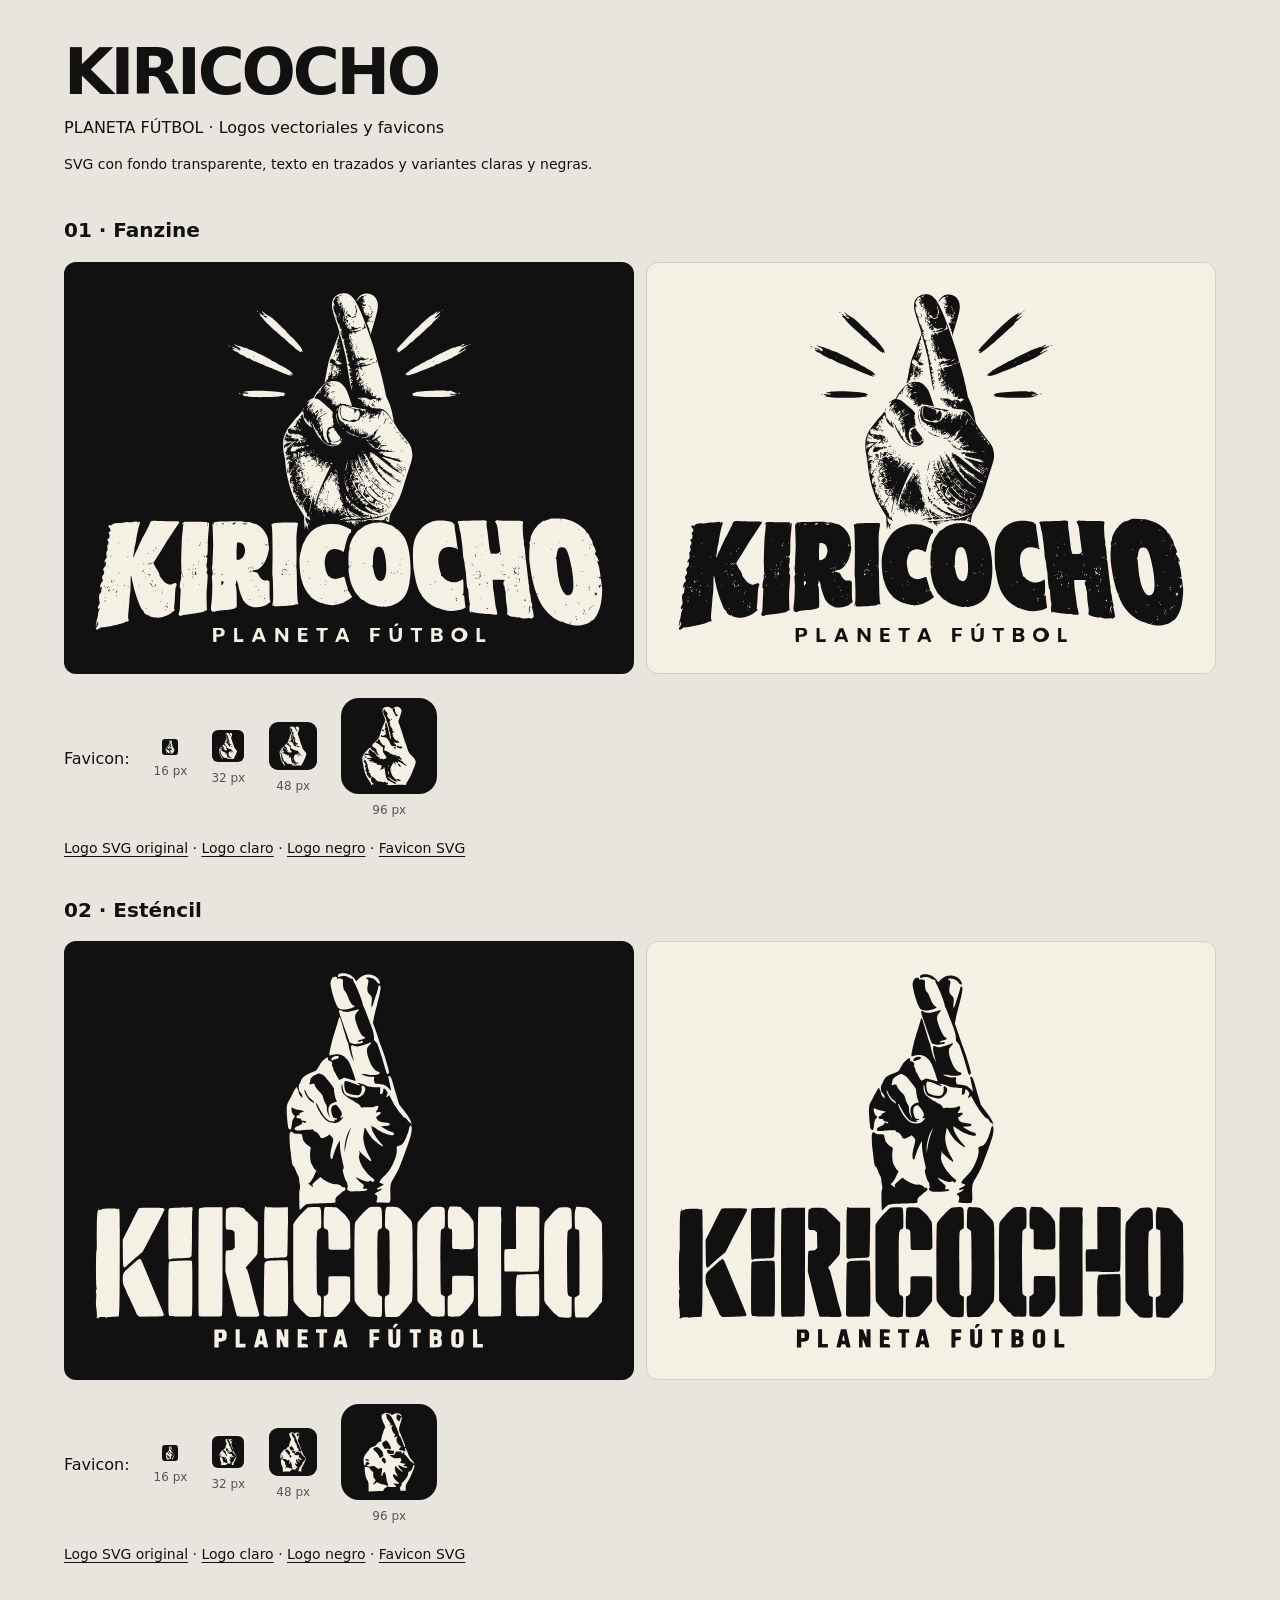
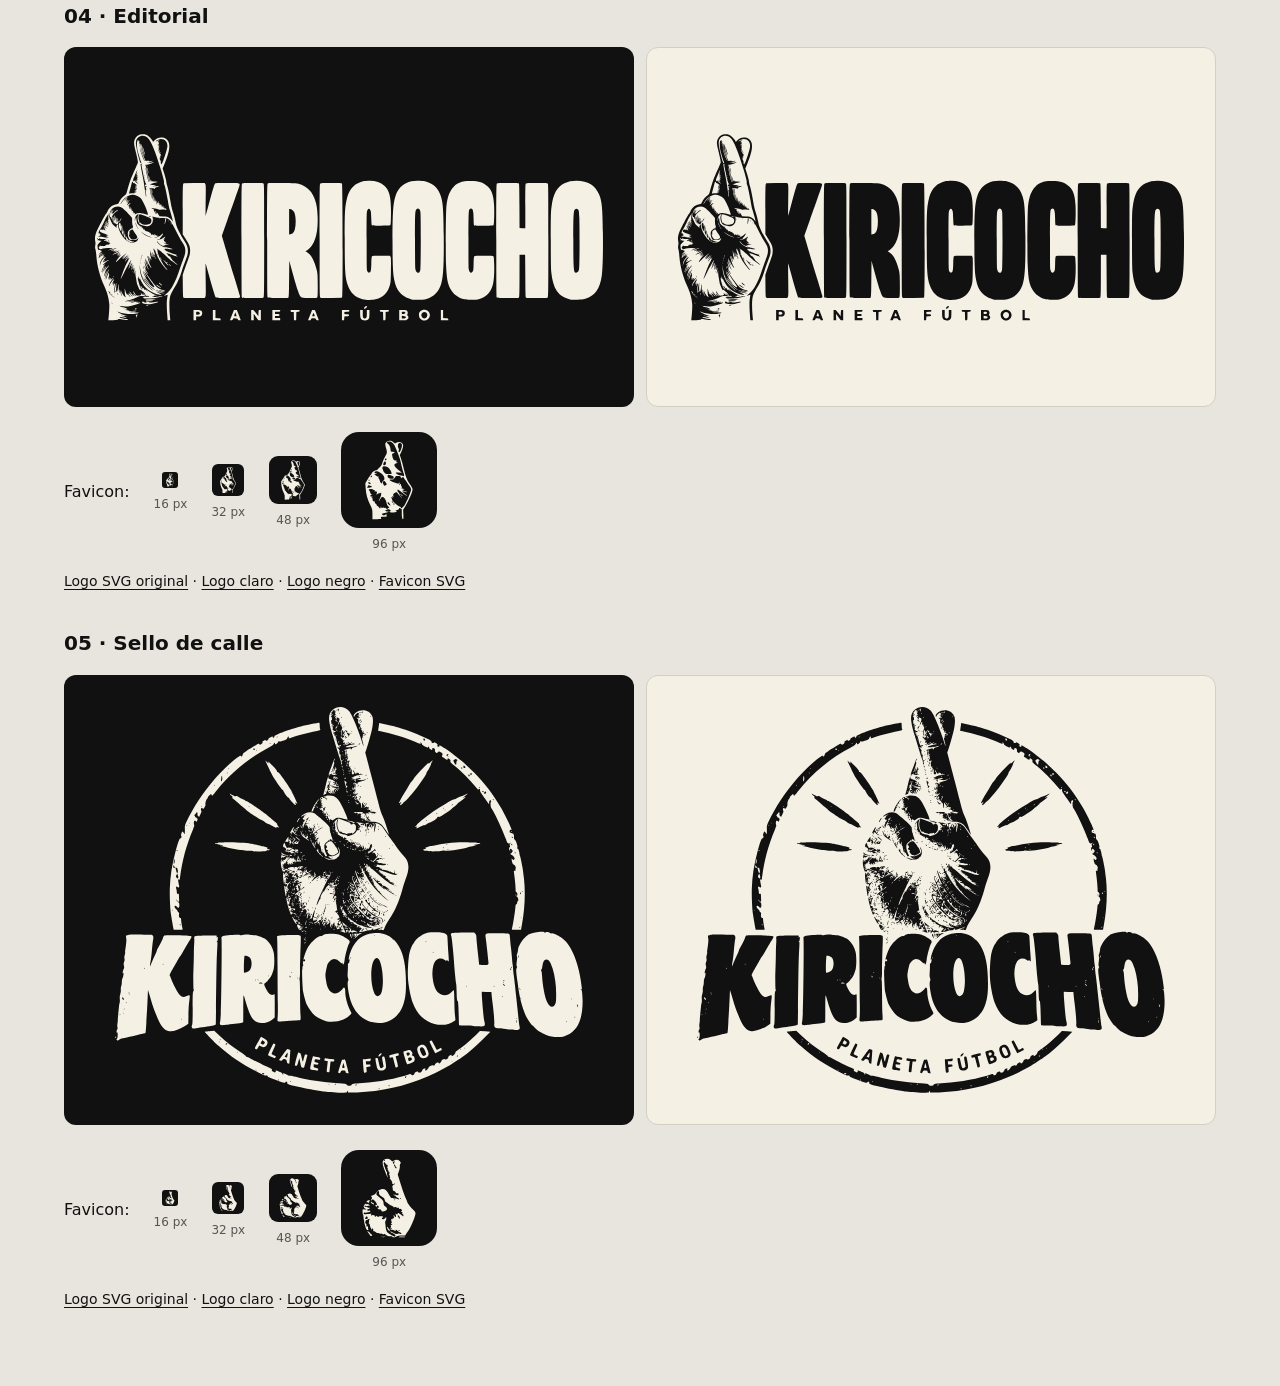
<file: kiricocho-svg/vista-previa.html>
<!doctype html><html lang="es"><meta charset="utf-8"><meta name="viewport" content="width=device-width,initial-scale=1"><title>Kiricocho · Logos SVG</title><style>*{box-sizing:border-box}body{margin:0;background:#e8e5de;color:#111;font:16px/1.5 system-ui,sans-serif}main{max-width:1200px;margin:auto;padding:40px 24px}h1{font-size:clamp(32px,6vw,64px);line-height:1;letter-spacing:-.05em;margin:0 0 12px}header{margin-bottom:40px}h2{font-size:20px}article{margin-bottom:36px}.logos{display:grid;grid-template-columns:1fr 1fr;gap:12px}.logos>div{display:flex;justify-content:center;align-items:center;padding:24px;min-height:360px;border-radius:12px}.dark{background:#111}.light{background:#f5f0e4;border:1px solid #d4cfc4}.logos img{width:100%;max-height:400px;object-fit:contain;display:block}.icons{display:flex;align-items:center;gap:24px;padding-top:20px;min-height:150px}figure{margin:0;text-align:center}figcaption{font-size:12px;color:#555}a{color:#111;text-underline-offset:3px}p{font-size:14px}@media(max-width:650px){.logos{grid-template-columns:1fr}.logos>div{min-height:240px}.icons{gap:14px}main{padding:28px 16px}}</style><main><header><h1>KIRICOCHO</h1><div>PLANETA FÚTBOL · Logos vectoriales y favicons</div><p>SVG con fondo transparente, texto en trazados y variantes claras y negras.</p></header><article><h2>01 · Fanzine</h2><div class="logos"><div class="dark"><img src="01-fanzine/logo-claro.svg" alt="Kiricocho: Fanzine, versión clara"></div><div class="light"><img src="01-fanzine/logo-negro.svg" alt="Kiricocho: Fanzine, versión negra"></div></div><div class="icons"><span>Favicon:</span><figure><img src="01-fanzine/favicon.svg" width="16" height="16" alt="Icono 16 píxeles"><figcaption>16 px</figcaption></figure><figure><img src="01-fanzine/favicon.svg" width="32" height="32" alt="Icono 32 píxeles"><figcaption>32 px</figcaption></figure><figure><img src="01-fanzine/favicon.svg" width="48" height="48" alt="Icono 48 píxeles"><figcaption>48 px</figcaption></figure><figure><img src="01-fanzine/favicon.svg" width="96" height="96" alt="Icono 96 píxeles"><figcaption>96 px</figcaption></figure></div><p><a href="01-fanzine/logo.svg" download>Logo SVG original</a> · <a href="01-fanzine/logo-claro.svg" download>Logo claro</a> · <a href="01-fanzine/logo-negro.svg" download>Logo negro</a> · <a href="01-fanzine/favicon.svg" download>Favicon SVG</a></p></article><article><h2>02 · Esténcil</h2><div class="logos"><div class="dark"><img src="02-estencil/logo-claro.svg" alt="Kiricocho: Esténcil, versión clara"></div><div class="light"><img src="02-estencil/logo-negro.svg" alt="Kiricocho: Esténcil, versión negra"></div></div><div class="icons"><span>Favicon:</span><figure><img src="02-estencil/favicon.svg" width="16" height="16" alt="Icono 16 píxeles"><figcaption>16 px</figcaption></figure><figure><img src="02-estencil/favicon.svg" width="32" height="32" alt="Icono 32 píxeles"><figcaption>32 px</figcaption></figure><figure><img src="02-estencil/favicon.svg" width="48" height="48" alt="Icono 48 píxeles"><figcaption>48 px</figcaption></figure><figure><img src="02-estencil/favicon.svg" width="96" height="96" alt="Icono 96 píxeles"><figcaption>96 px</figcaption></figure></div><p><a href="02-estencil/logo.svg" download>Logo SVG original</a> · <a href="02-estencil/logo-claro.svg" download>Logo claro</a> · <a href="02-estencil/logo-negro.svg" download>Logo negro</a> · <a href="02-estencil/favicon.svg" download>Favicon SVG</a></p></article><article><h2>04 · Editorial</h2><div class="logos"><div class="dark"><img src="04-editorial/logo-claro.svg" alt="Kiricocho: Editorial, versión clara"></div><div class="light"><img src="04-editorial/logo-negro.svg" alt="Kiricocho: Editorial, versión negra"></div></div><div class="icons"><span>Favicon:</span><figure><img src="04-editorial/favicon.svg" width="16" height="16" alt="Icono 16 píxeles"><figcaption>16 px</figcaption></figure><figure><img src="04-editorial/favicon.svg" width="32" height="32" alt="Icono 32 píxeles"><figcaption>32 px</figcaption></figure><figure><img src="04-editorial/favicon.svg" width="48" height="48" alt="Icono 48 píxeles"><figcaption>48 px</figcaption></figure><figure><img src="04-editorial/favicon.svg" width="96" height="96" alt="Icono 96 píxeles"><figcaption>96 px</figcaption></figure></div><p><a href="04-editorial/logo.svg" download>Logo SVG original</a> · <a href="04-editorial/logo-claro.svg" download>Logo claro</a> · <a href="04-editorial/logo-negro.svg" download>Logo negro</a> · <a href="04-editorial/favicon.svg" download>Favicon SVG</a></p></article><article><h2>05 · Sello de calle</h2><div class="logos"><div class="dark"><img src="05-sello/logo-claro.svg" alt="Kiricocho: Sello de calle, versión clara"></div><div class="light"><img src="05-sello/logo-negro.svg" alt="Kiricocho: Sello de calle, versión negra"></div></div><div class="icons"><span>Favicon:</span><figure><img src="05-sello/favicon.svg" width="16" height="16" alt="Icono 16 píxeles"><figcaption>16 px</figcaption></figure><figure><img src="05-sello/favicon.svg" width="32" height="32" alt="Icono 32 píxeles"><figcaption>32 px</figcaption></figure><figure><img src="05-sello/favicon.svg" width="48" height="48" alt="Icono 48 píxeles"><figcaption>48 px</figcaption></figure><figure><img src="05-sello/favicon.svg" width="96" height="96" alt="Icono 96 píxeles"><figcaption>96 px</figcaption></figure></div><p><a href="05-sello/logo.svg" download>Logo SVG original</a> · <a href="05-sello/logo-claro.svg" download>Logo claro</a> · <a href="05-sello/logo-negro.svg" download>Logo negro</a> · <a href="05-sello/favicon.svg" download>Favicon SVG</a></p></article></main></html>
</file>
<file: fonts/fonts.css>
/* Kiricocho · fuentes alojadas en la web (latín y latín extendido) */
@font-face {
  font-family: "Archivo";
  font-display: swap;
  src: url("archivo-latin-ext.woff2") format("woff2");
  font-style: normal;
  font-weight: 100 900;
  font-stretch: 62% 125%;
  unicode-range: U+0100-02BA,U+02BD-02C5,U+02C7-02CC,U+02CE-02D7,U+02DD-02FF,U+0304,U+0308,U+0329,U+1D00-1DBF,U+1E00-1E9F,U+1EF2-1EFF,U+2020,U+20A0-20AB,U+20AD-20C0,U+2113,U+2C60-2C7F,U+A720-A7FF;
}
@font-face {
  font-family: "Archivo";
  font-display: swap;
  src: url("archivo-latin.woff2") format("woff2");
  font-style: normal;
  font-weight: 100 900;
  font-stretch: 62% 125%;
  unicode-range: U+0000-00FF,U+0131,U+0152-0153,U+02BB-02BC,U+02C6,U+02DA,U+02DC,U+0304,U+0308,U+0329,U+2000-206F,U+20AC,U+2122,U+2191,U+2193,U+2212,U+2215,U+FEFF,U+FFFD;
}
@font-face {
  font-family: "Newsreader";
  font-display: swap;
  src: url("newsreader-latin-ext.woff2") format("woff2");
  font-style: normal;
  font-weight: 200 800;
  unicode-range: U+0100-02BA,U+02BD-02C5,U+02C7-02CC,U+02CE-02D7,U+02DD-02FF,U+0304,U+0308,U+0329,U+1D00-1DBF,U+1E00-1E9F,U+1EF2-1EFF,U+2020,U+20A0-20AB,U+20AD-20C0,U+2113,U+2C60-2C7F,U+A720-A7FF;
}
@font-face {
  font-family: "Newsreader";
  font-display: swap;
  src: url("newsreader-latin.woff2") format("woff2");
  font-style: normal;
  font-weight: 200 800;
  unicode-range: U+0000-00FF,U+0131,U+0152-0153,U+02BB-02BC,U+02C6,U+02DA,U+02DC,U+0304,U+0308,U+0329,U+2000-206F,U+20AC,U+2122,U+2191,U+2193,U+2212,U+2215,U+FEFF,U+FFFD;
}
@font-face {
  font-family: "Newsreader";
  font-display: swap;
  src: url("newsreader-italic-latin-ext.woff2") format("woff2");
  font-style: italic;
  font-weight: 200 800;
  unicode-range: U+0100-02BA,U+02BD-02C5,U+02C7-02CC,U+02CE-02D7,U+02DD-02FF,U+0304,U+0308,U+0329,U+1D00-1DBF,U+1E00-1E9F,U+1EF2-1EFF,U+2020,U+20A0-20AB,U+20AD-20C0,U+2113,U+2C60-2C7F,U+A720-A7FF;
}
@font-face {
  font-family: "Newsreader";
  font-display: swap;
  src: url("newsreader-italic-latin.woff2") format("woff2");
  font-style: italic;
  font-weight: 200 800;
  unicode-range: U+0000-00FF,U+0131,U+0152-0153,U+02BB-02BC,U+02C6,U+02DA,U+02DC,U+0304,U+0308,U+0329,U+2000-206F,U+20AC,U+2122,U+2191,U+2193,U+2212,U+2215,U+FEFF,U+FFFD;
}
@font-face {
  font-family: "Albert Sans";
  font-display: swap;
  src: url("albert-sans-400-latin-ext.woff2") format("woff2");
  font-style: normal;
  font-weight: 400;
  unicode-range: U+0100-02BA,U+02BD-02C5,U+02C7-02CC,U+02CE-02D7,U+02DD-02FF,U+0304,U+0308,U+0329,U+1D00-1DBF,U+1E00-1E9F,U+1EF2-1EFF,U+2020,U+20A0-20AB,U+20AD-20C0,U+2113,U+2C60-2C7F,U+A720-A7FF;
}
@font-face {
  font-family: "Albert Sans";
  font-display: swap;
  src: url("albert-sans-400-latin.woff2") format("woff2");
  font-style: normal;
  font-weight: 400;
  unicode-range: U+0000-00FF,U+0131,U+0152-0153,U+02BB-02BC,U+02C6,U+02DA,U+02DC,U+0304,U+0308,U+0329,U+2000-206F,U+20AC,U+2122,U+2191,U+2193,U+2212,U+2215,U+FEFF,U+FFFD;
}
@font-face {
  font-family: "Albert Sans";
  font-display: swap;
  src: url("albert-sans-500-latin-ext.woff2") format("woff2");
  font-style: normal;
  font-weight: 500;
  unicode-range: U+0100-02BA,U+02BD-02C5,U+02C7-02CC,U+02CE-02D7,U+02DD-02FF,U+0304,U+0308,U+0329,U+1D00-1DBF,U+1E00-1E9F,U+1EF2-1EFF,U+2020,U+20A0-20AB,U+20AD-20C0,U+2113,U+2C60-2C7F,U+A720-A7FF;
}
@font-face {
  font-family: "Albert Sans";
  font-display: swap;
  src: url("albert-sans-500-latin.woff2") format("woff2");
  font-style: normal;
  font-weight: 500;
  unicode-range: U+0000-00FF,U+0131,U+0152-0153,U+02BB-02BC,U+02C6,U+02DA,U+02DC,U+0304,U+0308,U+0329,U+2000-206F,U+20AC,U+2122,U+2191,U+2193,U+2212,U+2215,U+FEFF,U+FFFD;
}
@font-face {
  font-family: "Albert Sans";
  font-display: swap;
  src: url("albert-sans-600-latin-ext.woff2") format("woff2");
  font-style: normal;
  font-weight: 600;
  unicode-range: U+0100-02BA,U+02BD-02C5,U+02C7-02CC,U+02CE-02D7,U+02DD-02FF,U+0304,U+0308,U+0329,U+1D00-1DBF,U+1E00-1E9F,U+1EF2-1EFF,U+2020,U+20A0-20AB,U+20AD-20C0,U+2113,U+2C60-2C7F,U+A720-A7FF;
}
@font-face {
  font-family: "Albert Sans";
  font-display: swap;
  src: url("albert-sans-600-latin.woff2") format("woff2");
  font-style: normal;
  font-weight: 600;
  unicode-range: U+0000-00FF,U+0131,U+0152-0153,U+02BB-02BC,U+02C6,U+02DA,U+02DC,U+0304,U+0308,U+0329,U+2000-206F,U+20AC,U+2122,U+2191,U+2193,U+2212,U+2215,U+FEFF,U+FFFD;
}
@font-face {
  font-family: "Albert Sans";
  font-display: swap;
  src: url("albert-sans-700-latin-ext.woff2") format("woff2");
  font-style: normal;
  font-weight: 700;
  unicode-range: U+0100-02BA,U+02BD-02C5,U+02C7-02CC,U+02CE-02D7,U+02DD-02FF,U+0304,U+0308,U+0329,U+1D00-1DBF,U+1E00-1E9F,U+1EF2-1EFF,U+2020,U+20A0-20AB,U+20AD-20C0,U+2113,U+2C60-2C7F,U+A720-A7FF;
}
@font-face {
  font-family: "Albert Sans";
  font-display: swap;
  src: url("albert-sans-700-latin.woff2") format("woff2");
  font-style: normal;
  font-weight: 700;
  unicode-range: U+0000-00FF,U+0131,U+0152-0153,U+02BB-02BC,U+02C6,U+02DA,U+02DC,U+0304,U+0308,U+0329,U+2000-206F,U+20AC,U+2122,U+2191,U+2193,U+2212,U+2215,U+FEFF,U+FFFD;
}
@font-face {
  font-family: "Barlow Condensed";
  font-display: swap;
  src: url("barlow-condensed-300-latin-ext.woff2") format("woff2");
  font-style: normal;
  font-weight: 300;
  unicode-range: U+0100-02BA,U+02BD-02C5,U+02C7-02CC,U+02CE-02D7,U+02DD-02FF,U+0304,U+0308,U+0329,U+1D00-1DBF,U+1E00-1E9F,U+1EF2-1EFF,U+2020,U+20A0-20AB,U+20AD-20C0,U+2113,U+2C60-2C7F,U+A720-A7FF;
}
@font-face {
  font-family: "Barlow Condensed";
  font-display: swap;
  src: url("barlow-condensed-300-latin.woff2") format("woff2");
  font-style: normal;
  font-weight: 300;
  unicode-range: U+0000-00FF,U+0131,U+0152-0153,U+02BB-02BC,U+02C6,U+02DA,U+02DC,U+0304,U+0308,U+0329,U+2000-206F,U+20AC,U+2122,U+2191,U+2193,U+2212,U+2215,U+FEFF,U+FFFD;
}
@font-face {
  font-family: "Barlow Condensed";
  font-display: swap;
  src: url("barlow-condensed-400-latin-ext.woff2") format("woff2");
  font-style: normal;
  font-weight: 400;
  unicode-range: U+0100-02BA,U+02BD-02C5,U+02C7-02CC,U+02CE-02D7,U+02DD-02FF,U+0304,U+0308,U+0329,U+1D00-1DBF,U+1E00-1E9F,U+1EF2-1EFF,U+2020,U+20A0-20AB,U+20AD-20C0,U+2113,U+2C60-2C7F,U+A720-A7FF;
}
@font-face {
  font-family: "Barlow Condensed";
  font-display: swap;
  src: url("barlow-condensed-400-latin.woff2") format("woff2");
  font-style: normal;
  font-weight: 400;
  unicode-range: U+0000-00FF,U+0131,U+0152-0153,U+02BB-02BC,U+02C6,U+02DA,U+02DC,U+0304,U+0308,U+0329,U+2000-206F,U+20AC,U+2122,U+2191,U+2193,U+2212,U+2215,U+FEFF,U+FFFD;
}
@font-face {
  font-family: "Barlow Condensed";
  font-display: swap;
  src: url("barlow-condensed-600-latin-ext.woff2") format("woff2");
  font-style: normal;
  font-weight: 600;
  unicode-range: U+0100-02BA,U+02BD-02C5,U+02C7-02CC,U+02CE-02D7,U+02DD-02FF,U+0304,U+0308,U+0329,U+1D00-1DBF,U+1E00-1E9F,U+1EF2-1EFF,U+2020,U+20A0-20AB,U+20AD-20C0,U+2113,U+2C60-2C7F,U+A720-A7FF;
}
@font-face {
  font-family: "Barlow Condensed";
  font-display: swap;
  src: url("barlow-condensed-600-latin.woff2") format("woff2");
  font-style: normal;
  font-weight: 600;
  unicode-range: U+0000-00FF,U+0131,U+0152-0153,U+02BB-02BC,U+02C6,U+02DA,U+02DC,U+0304,U+0308,U+0329,U+2000-206F,U+20AC,U+2122,U+2191,U+2193,U+2212,U+2215,U+FEFF,U+FFFD;
}
@font-face {
  font-family: "Barlow Condensed";
  font-display: swap;
  src: url("barlow-condensed-700-latin-ext.woff2") format("woff2");
  font-style: normal;
  font-weight: 700;
  unicode-range: U+0100-02BA,U+02BD-02C5,U+02C7-02CC,U+02CE-02D7,U+02DD-02FF,U+0304,U+0308,U+0329,U+1D00-1DBF,U+1E00-1E9F,U+1EF2-1EFF,U+2020,U+20A0-20AB,U+20AD-20C0,U+2113,U+2C60-2C7F,U+A720-A7FF;
}
@font-face {
  font-family: "Barlow Condensed";
  font-display: swap;
  src: url("barlow-condensed-700-latin.woff2") format("woff2");
  font-style: normal;
  font-weight: 700;
  unicode-range: U+0000-00FF,U+0131,U+0152-0153,U+02BB-02BC,U+02C6,U+02DA,U+02DC,U+0304,U+0308,U+0329,U+2000-206F,U+20AC,U+2122,U+2191,U+2193,U+2212,U+2215,U+FEFF,U+FFFD;
}
@font-face {
  font-family: "Barlow Condensed";
  font-display: swap;
  src: url("barlow-condensed-800-latin-ext.woff2") format("woff2");
  font-style: normal;
  font-weight: 800;
  unicode-range: U+0100-02BA,U+02BD-02C5,U+02C7-02CC,U+02CE-02D7,U+02DD-02FF,U+0304,U+0308,U+0329,U+1D00-1DBF,U+1E00-1E9F,U+1EF2-1EFF,U+2020,U+20A0-20AB,U+20AD-20C0,U+2113,U+2C60-2C7F,U+A720-A7FF;
}
@font-face {
  font-family: "Barlow Condensed";
  font-display: swap;
  src: url("barlow-condensed-800-latin.woff2") format("woff2");
  font-style: normal;
  font-weight: 800;
  unicode-range: U+0000-00FF,U+0131,U+0152-0153,U+02BB-02BC,U+02C6,U+02DA,U+02DC,U+0304,U+0308,U+0329,U+2000-206F,U+20AC,U+2122,U+2191,U+2193,U+2212,U+2215,U+FEFF,U+FFFD;
}
@font-face {
  font-family: "Barlow Condensed";
  font-display: swap;
  src: url("barlow-condensed-900-latin-ext.woff2") format("woff2");
  font-style: normal;
  font-weight: 900;
  unicode-range: U+0100-02BA,U+02BD-02C5,U+02C7-02CC,U+02CE-02D7,U+02DD-02FF,U+0304,U+0308,U+0329,U+1D00-1DBF,U+1E00-1E9F,U+1EF2-1EFF,U+2020,U+20A0-20AB,U+20AD-20C0,U+2113,U+2C60-2C7F,U+A720-A7FF;
}
@font-face {
  font-family: "Barlow Condensed";
  font-display: swap;
  src: url("barlow-condensed-900-latin.woff2") format("woff2");
  font-style: normal;
  font-weight: 900;
  unicode-range: U+0000-00FF,U+0131,U+0152-0153,U+02BB-02BC,U+02C6,U+02DA,U+02DC,U+0304,U+0308,U+0329,U+2000-206F,U+20AC,U+2122,U+2191,U+2193,U+2212,U+2215,U+FEFF,U+FFFD;
}
</file>
